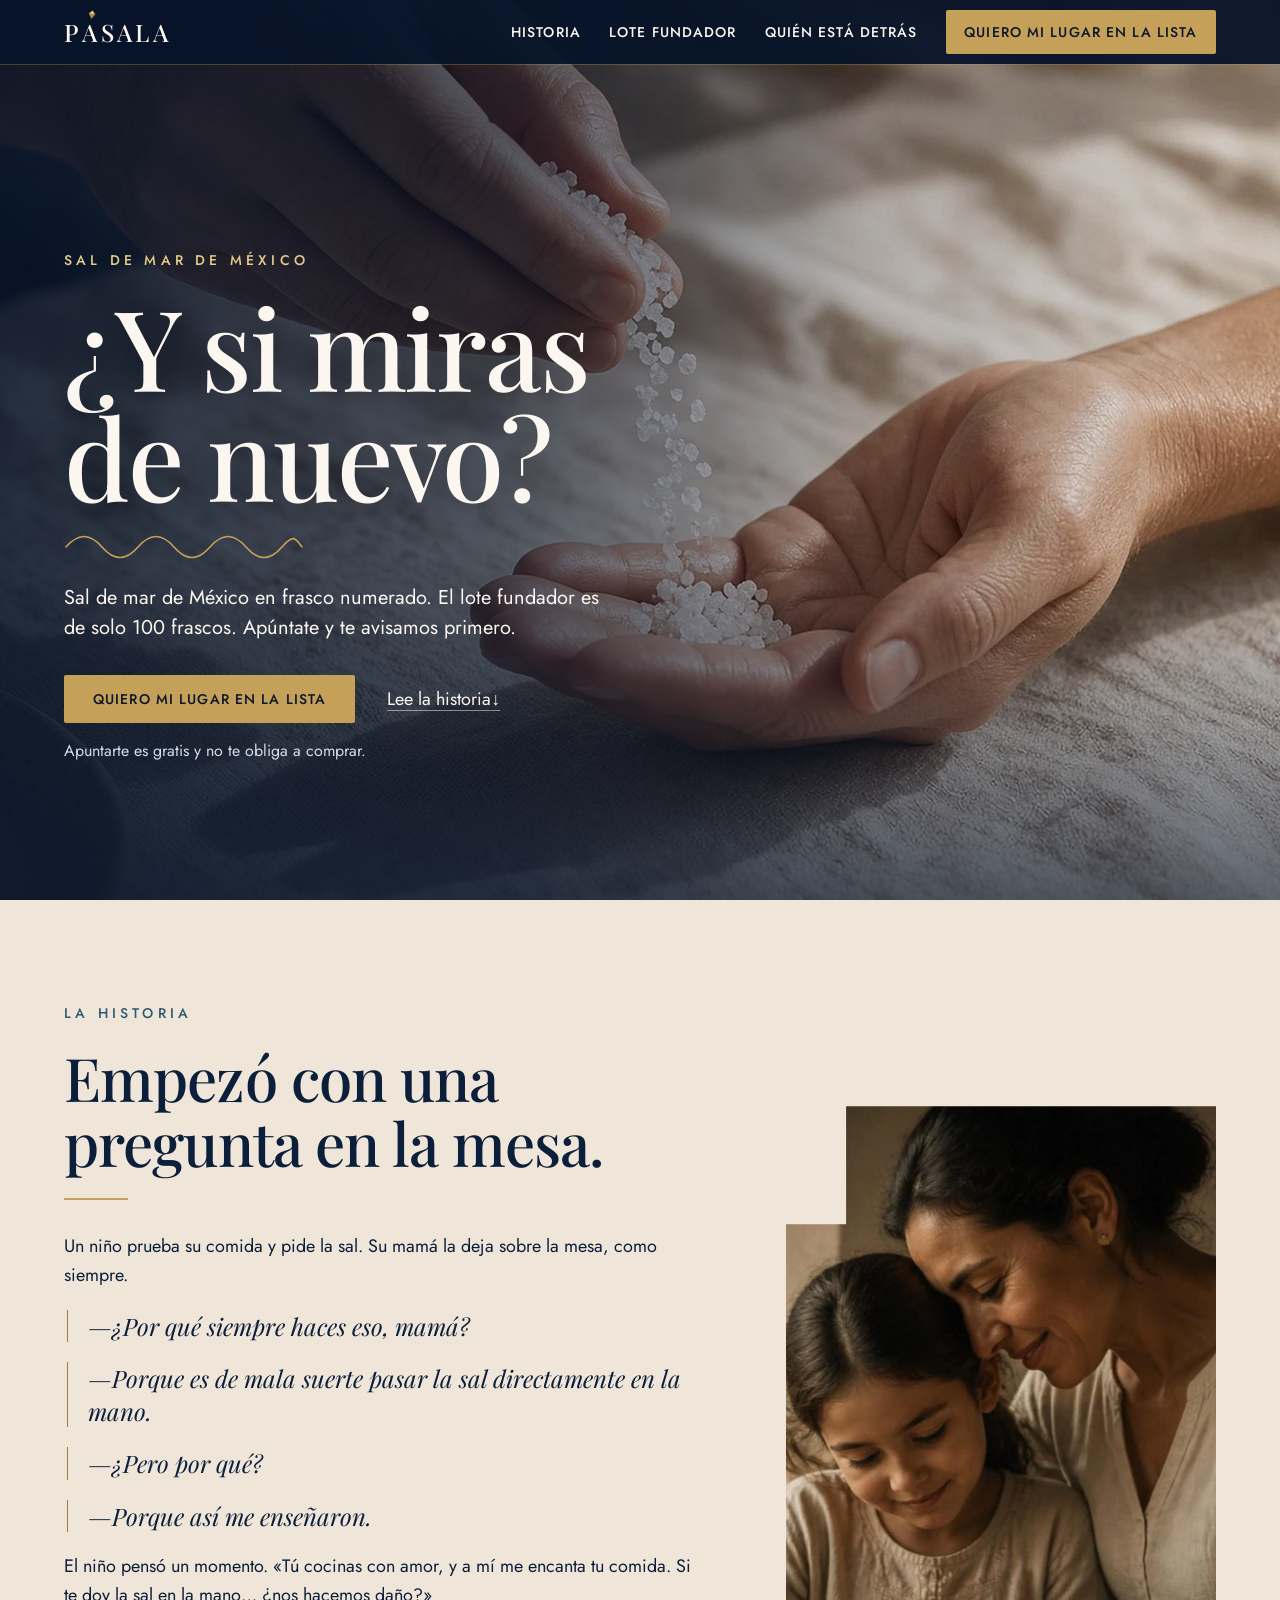
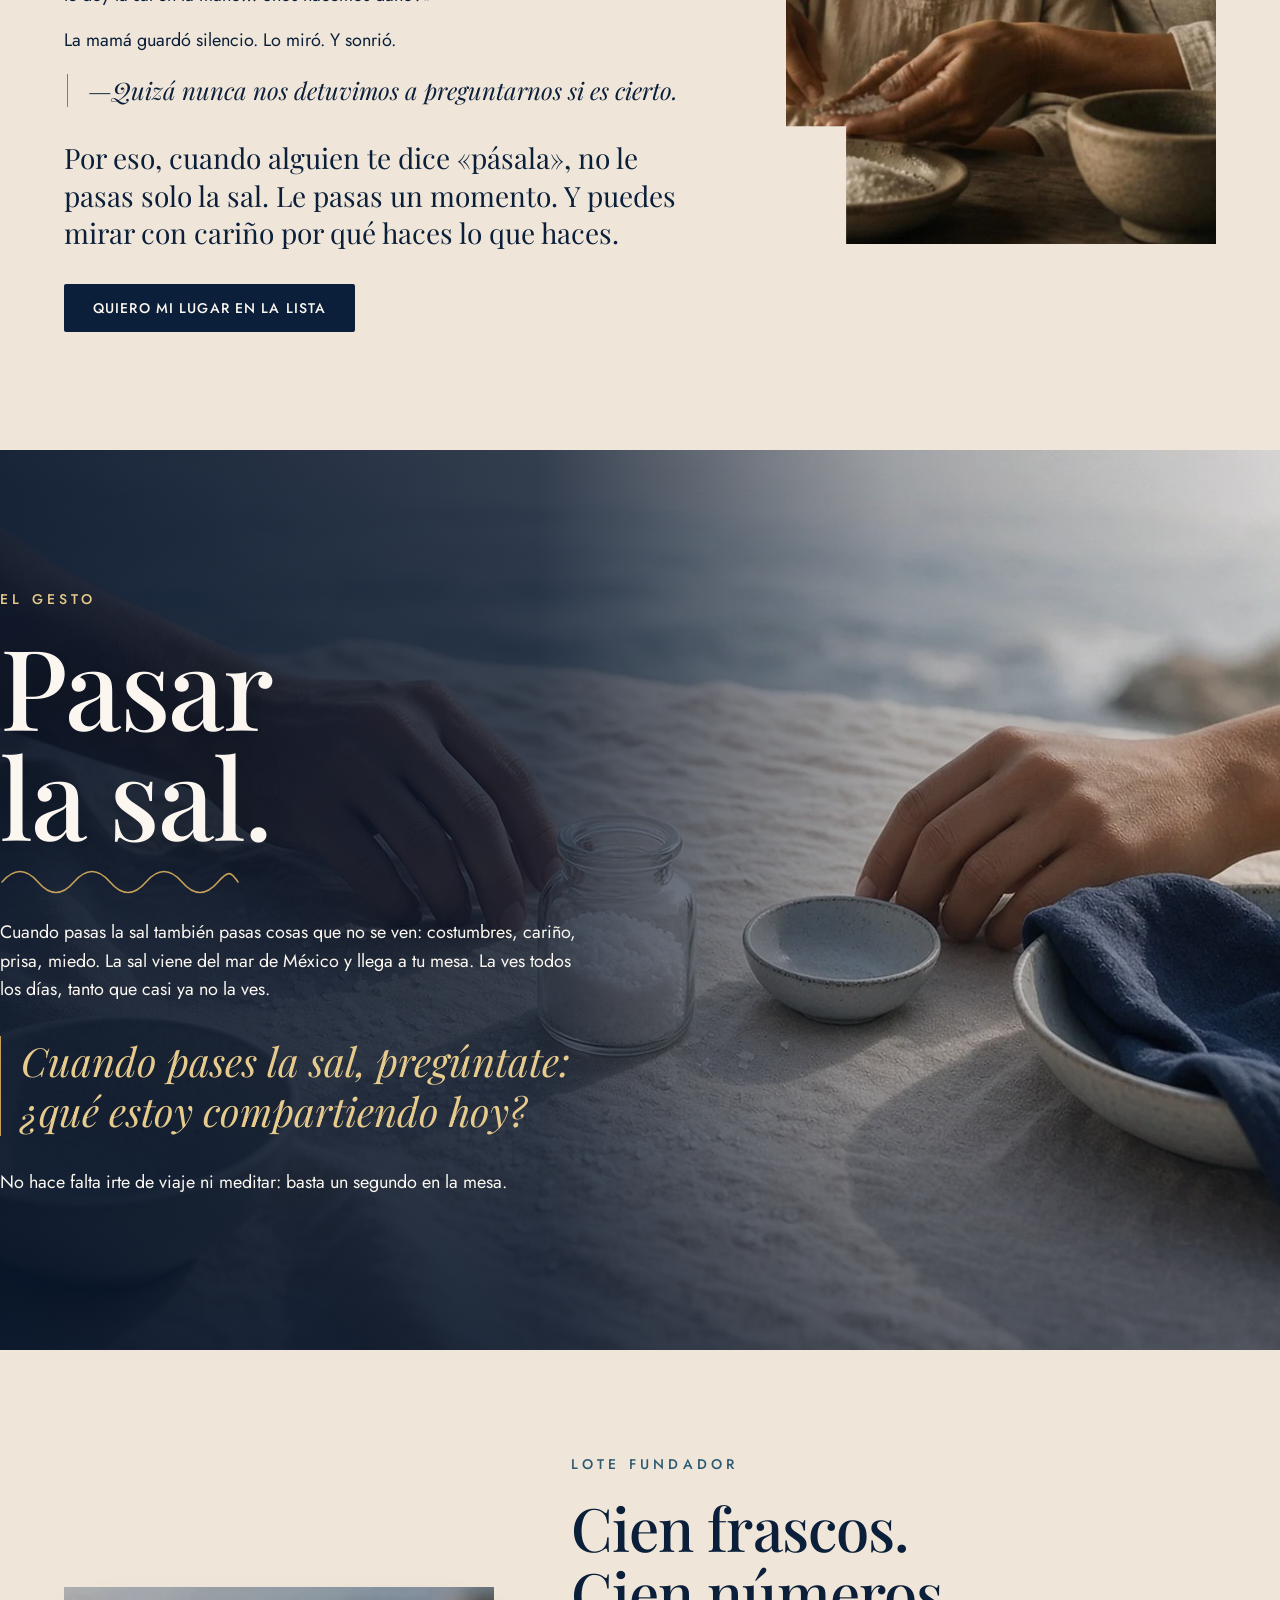
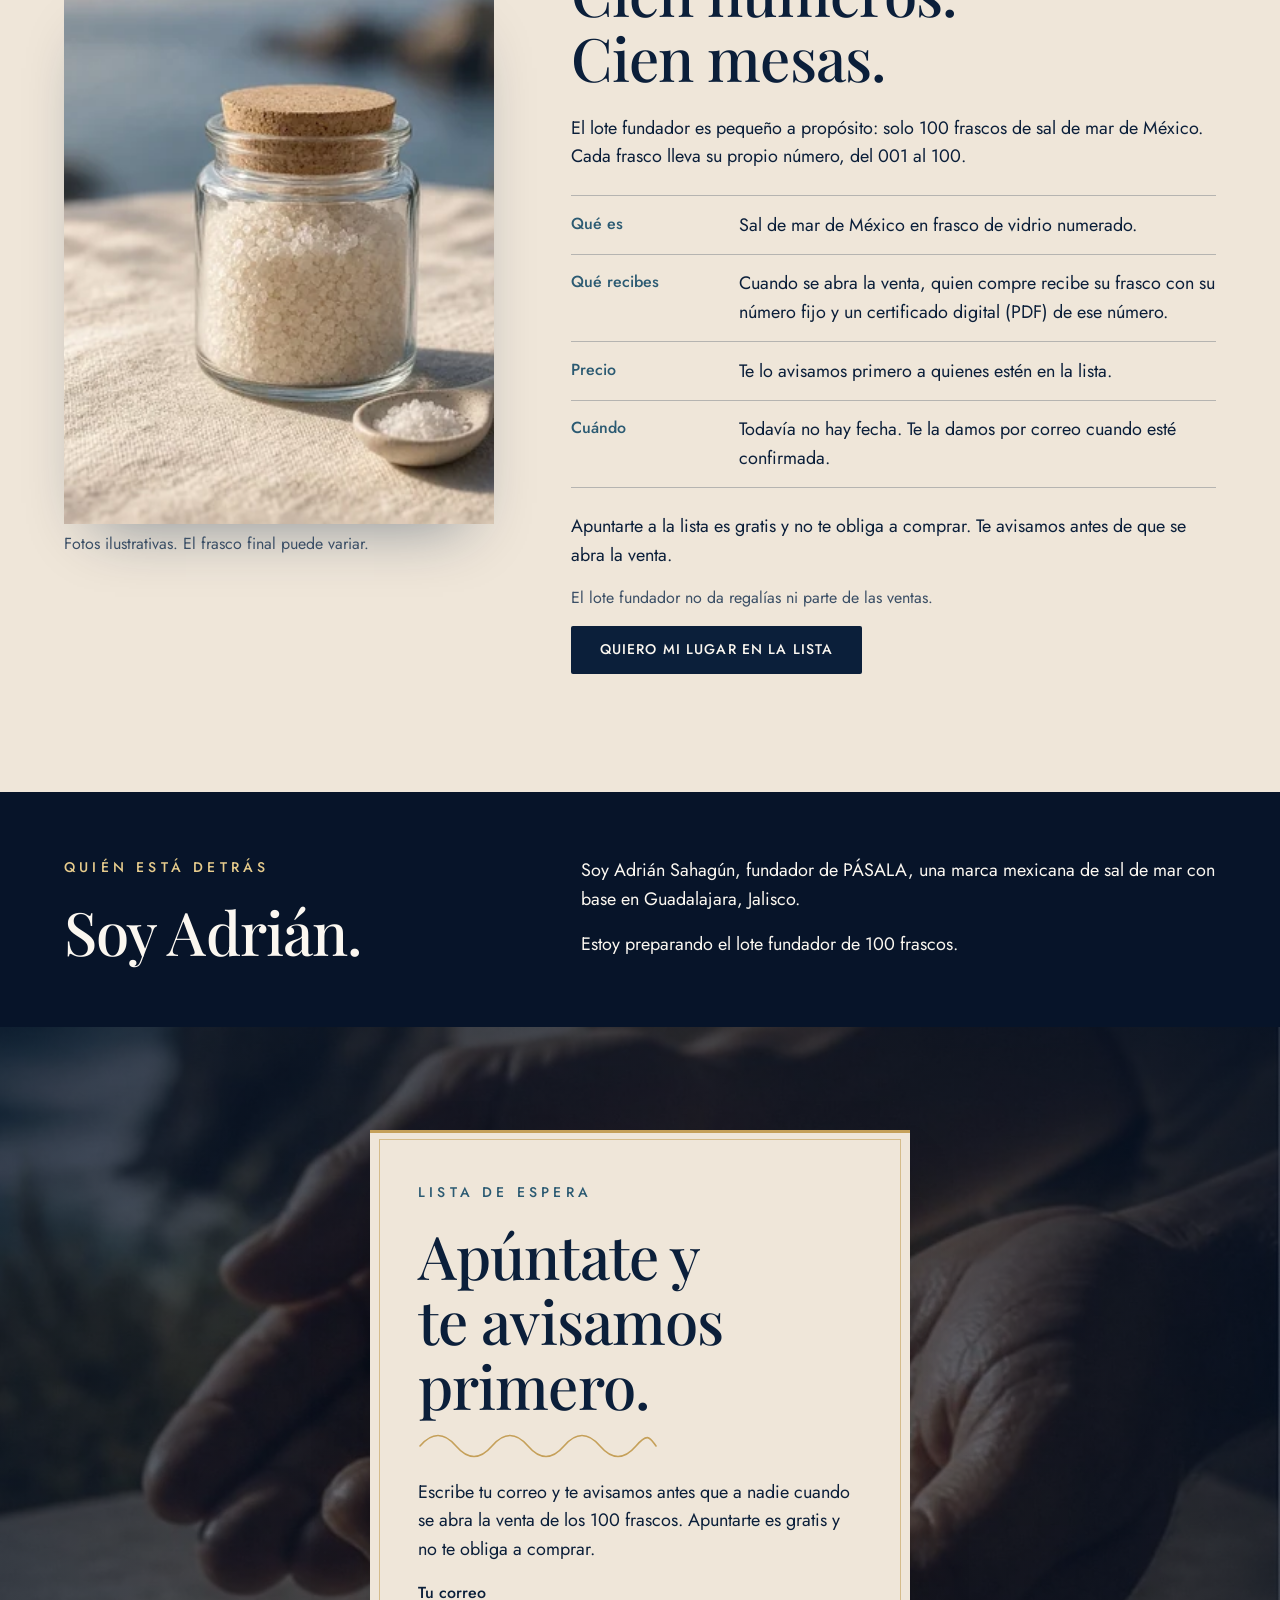
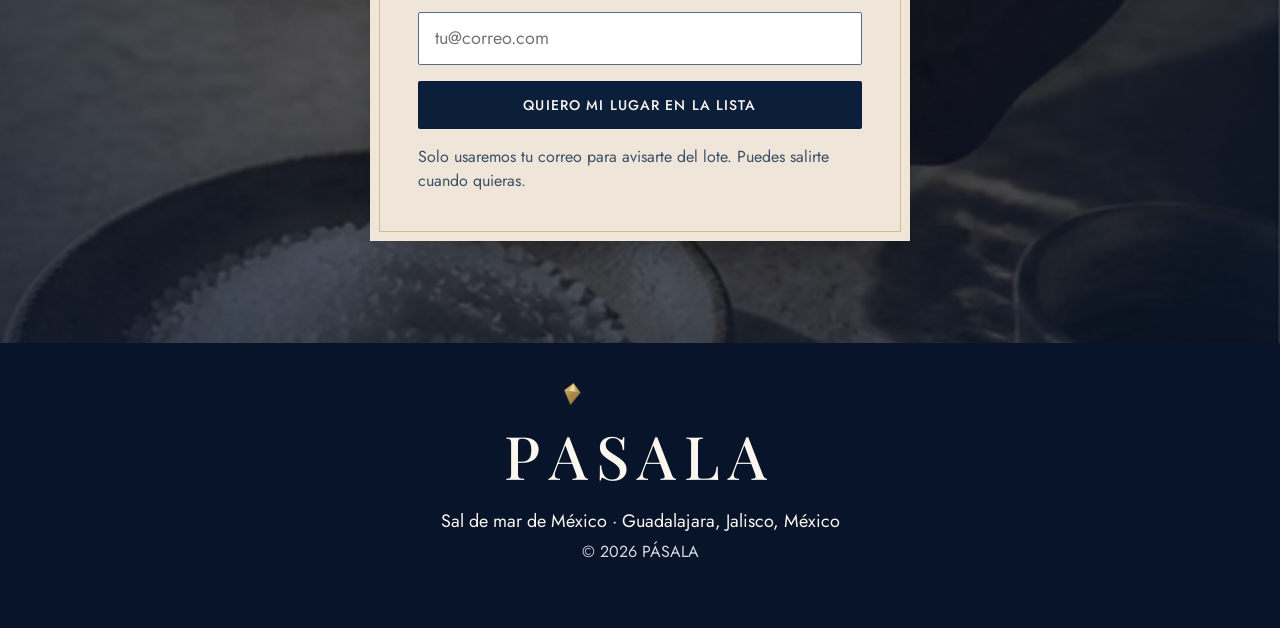
<file: index.html>
<!DOCTYPE html>
<html lang="es-MX" class="no-js">
<head>
<meta charset="UTF-8" />
<meta name="viewport" content="width=device-width, initial-scale=1, viewport-fit=cover" />
<script>document.documentElement.className=document.documentElement.className.replace('no-js','js');</script>
<title>PÁSALA · Sal de mar de México en frasco numerado</title>
<meta name="description" content="PÁSALA: sal de mar de México en frasco numerado. Lote fundador de solo 100 frascos. Apúntate a la lista y te avisamos primero." />
<meta name="robots" content="index, follow" />
<meta name="theme-color" content="#0B1F3A" />
<link rel="canonical" href="https://adriansahagunm.github.io/pasala-landing/" />

<meta property="og:type" content="website" />
<meta property="og:locale" content="es_MX" />
<meta property="og:site_name" content="PÁSALA" />
<meta property="og:url" content="https://adriansahagunm.github.io/pasala-landing/" />
<meta property="og:title" content="PÁSALA · ¿Y si miras de nuevo?" />
<meta property="og:description" content="Sal de mar de México en frasco numerado. Lote fundador de solo 100 frascos. Apúntate y te avisamos primero." />
<meta property="og:image" content="https://adriansahagunm.github.io/pasala-landing/img/og.jpg" />
<meta property="og:image:width" content="1200" />
<meta property="og:image:height" content="630" />
<meta property="og:image:alt" content="Una mano deja caer granos de sal de mar sobre otra mano abierta, sobre lino claro" />
<meta name="twitter:card" content="summary_large_image" />
<meta name="twitter:title" content="PÁSALA · ¿Y si miras de nuevo?" />
<meta name="twitter:description" content="Sal de mar de México en frasco numerado. Lote fundador de solo 100 frascos. Apúntate y te avisamos primero." />
<meta name="twitter:image" content="https://adriansahagunm.github.io/pasala-landing/img/og.jpg" />

<link rel="icon" href="favicon.svg" type="image/svg+xml" />
<link rel="icon" href="favicon-32.png" sizes="32x32" type="image/png" />
<link rel="apple-touch-icon" href="apple-touch-icon.png" />
<link rel="preload" href="fonts/playfair.woff2" as="font" type="font/woff2" crossorigin />
<link rel="preload" href="fonts/jost.woff2" as="font" type="font/woff2" crossorigin />
<link rel="stylesheet" href="styles.css" />
<script type="application/ld+json">
{"@context":"https://schema.org","@type":"Organization","name":"PÁSALA","url":"https://adriansahagunm.github.io/pasala-landing/","logo":"https://adriansahagunm.github.io/pasala-landing/apple-touch-icon.png","description":"Marca mexicana de sal de mar con base en Guadalajara, Jalisco.","founder":{"@type":"Person","name":"Adrián Sahagún"},"address":{"@type":"PostalAddress","addressLocality":"Guadalajara","addressRegion":"Jalisco","addressCountry":"MX"}}
</script>
</head>
<body>

<a class="skip" href="#contenido">Ir al contenido</a>

<header class="nav" id="nav">
  <a class="brand" href="#inicio" aria-label="PÁSALA, inicio">
    <span class="brand__word" aria-hidden="true">P<span class="brand__a">A<svg class="brand__gem" viewBox="0 0 20 22" aria-hidden="true"><use href="#gem"/></svg></span>SALA</span>
  </a>
  <nav class="nav__links" id="navlinks" aria-label="Principal">
    <a href="#historia">Historia</a>
    <a href="#lote">Lote fundador</a>
    <a href="#quien">Quién está detrás</a>
    <a class="btn btn--gold btn--sm nav__cta" href="#lista">Quiero mi lugar en la lista</a>
  </nav>
  <button class="nav__toggle" id="navtoggle" type="button" aria-label="Abrir menú" aria-expanded="false" aria-controls="navlinks"><span></span><span></span></button>
</header>

<svg width="0" height="0" style="position:absolute" aria-hidden="true" focusable="false">
  <defs>
    <linearGradient id="goldg" x1="0" y1="0" x2="1" y2="1">
      <stop offset="0" stop-color="#E6CB8C"/><stop offset=".5" stop-color="#C5A059"/><stop offset="1" stop-color="#9C7A38"/>
    </linearGradient>
    <symbol id="wave" viewBox="0 0 240 24">
      <path d="M2 12 C 14 -2, 26 -2, 38 12 S 62 26, 74 12 S 98 -2, 110 12 S 134 26, 146 12 S 170 -2, 182 12 S 206 26, 218 12 S 232 4, 238 12" fill="none" stroke="currentColor" stroke-width="1.6" stroke-linecap="round"/>
    </symbol>
    <symbol id="gem" viewBox="0 0 20 22">
      <path d="M10 1l7.5 7.5L10 21 2.5 8.5z" fill="url(#goldg)"/>
      <path d="M10 1l3 7.5H7z" fill="#F3E3B5" opacity=".75"/>
      <path d="M2.5 8.5H17.5L10 21z" fill="#000" opacity=".12"/>
      <path d="M10 1l7.5 7.5L10 21 2.5 8.5z" fill="none" stroke="#8A6A2C" stroke-width=".5"/>
    </symbol>
  </defs>
</svg>

<main id="contenido">

<!-- 1 · HERO -->
<section class="hero dark" id="inicio" aria-labelledby="h-hero">
  <picture class="hero__pic">
    <source type="image/webp" srcset="img/hero-hands-640.webp 640w, img/hero-hands-1080.webp 1080w, img/hero-hands-1600.webp 1600w, img/hero-hands-2560.webp 2560w" sizes="100vw" />
    <img src="img/hero-hands-1600.jpg" srcset="img/hero-hands-640.jpg 640w, img/hero-hands-1080.jpg 1080w, img/hero-hands-1600.jpg 1600w, img/hero-hands-2560.jpg 2560w" sizes="100vw" width="2560" height="1440" alt="Una mano deja caer granos de sal de mar gruesa sobre otra mano abierta, sobre lino claro" fetchpriority="high" decoding="async" />
  </picture>
  <div class="hero__veil"></div>
  <div class="hero__inner wrap">
    <p class="eyebrow">Sal de mar de México</p>
    <h1 id="h-hero">¿Y si miras<br />de nuevo?</h1>
    <svg class="wave wave--hero" aria-hidden="true"><use href="#wave"/></svg>
    <p class="lead hero__lead">Sal de mar de México en frasco numerado. El lote fundador es de solo 100 frascos. Apúntate y te avisamos primero.</p>
    <div class="hero__cta">
      <a class="btn btn--gold" href="#lista">Quiero mi lugar en la lista</a>
      <a class="link-soft" href="#historia">Lee la historia <span aria-hidden="true">↓</span></a>
    </div>
    <p class="note hero__note">Apuntarte es gratis y no te obliga a comprar.</p>
  </div>
</section>

<!-- 2 · HISTORIA -->
<section class="story paper sec" id="historia" aria-labelledby="h-historia">
  <div class="story__grid wrap">
    <div class="story__text">
      <p class="eyebrow eyebrow--dark reveal">La historia</p>
      <h2 id="h-historia" class="reveal">Empezó con una pregunta en la mesa.</h2>
      <span class="rule reveal" aria-hidden="true"></span>
      <div class="dialogue">
        <p class="reveal">Un niño prueba su comida y pide la sal. Su mamá la deja sobre la mesa, como siempre.</p>
        <p class="line reveal">—¿Por qué siempre haces eso, mamá?</p>
        <p class="line reveal">—Porque es de mala suerte pasar la sal directamente en la mano.</p>
        <p class="line reveal">—¿Pero por qué?</p>
        <p class="line reveal">—Porque así me enseñaron.</p>
        <p class="reveal">El niño pensó un momento. «Tú cocinas con amor, y a mí me encanta tu comida. Si te doy la sal en la mano… ¿nos hacemos daño?»</p>
        <p class="reveal">La mamá guardó silencio. Lo miró. Y sonrió.</p>
        <p class="line reveal">—Quizá nunca nos detuvimos a preguntarnos si es cierto.</p>
      </div>
      <p class="story__close reveal">Por eso, cuando alguien te dice «pásala», no le pasas solo la sal. Le pasas un momento. Y puedes mirar con cariño por qué haces lo que haces.</p>
      <p class="reveal"><a class="btn btn--navy" href="#lista">Quiero mi lugar en la lista</a></p>
    </div>
    <figure class="story__photo reveal">
      <picture>
        <source type="image/webp" srcset="img/historia-480.webp 480w, img/historia-800.webp 800w, img/historia-1027.webp 1027w" sizes="(min-width:900px) 40vw, 90vw" />
        <img src="img/historia-800.jpg" srcset="img/historia-480.jpg 480w, img/historia-800.jpg 800w, img/historia-1027.jpg 1027w" sizes="(min-width:900px) 40vw, 90vw" width="1027" height="1620" alt="Una mamá sonríe con la mejilla apoyada en la cabeza de su hija, que toca con los dedos granos de sal gruesa en un plato de cerámica sobre una mesa de madera" loading="lazy" decoding="async" />
      </picture>
    </figure>
  </div>
</section>

<!-- 3 · EL GESTO -->
<section class="gesture dark" id="gesto" aria-labelledby="h-gesto">
  <picture class="gesture__pic">
      <source type="image/webp" srcset="img/mesa-640.webp 640w, img/mesa-1080.webp 1080w, img/mesa-1600.webp 1600w, img/mesa-2560.webp 2560w" sizes="100vw" />
      <img src="img/mesa-1080.jpg" srcset="img/mesa-640.jpg 640w, img/mesa-1080.jpg 1080w, img/mesa-1600.jpg 1600w, img/mesa-2560.jpg 2560w" sizes="100vw" width="2560" height="1440" alt="Dos personas acercan las manos a un frasco de vidrio con sal gruesa sobre una mesa con mantel de lino, frente al mar" loading="lazy" decoding="async" />
    </picture>
  <div class="gesture__veil"></div>
  <div class="gesture__text wrap sec">
    <p class="eyebrow reveal">El gesto</p>
    <h2 id="h-gesto" class="reveal">Pasar<br />la sal.</h2>
    <svg class="wave reveal" aria-hidden="true"><use href="#wave"/></svg>
    <p class="reveal">Cuando pasas la sal también pasas cosas que no se ven: costumbres, cariño, prisa, miedo. La sal viene del mar de México y llega a tu mesa. La ves todos los días, tanto que casi ya no la ves.</p>
    <p class="gesture__q reveal">Cuando pases la sal, pregúntate: ¿qué estoy compartiendo hoy?</p>
    <p class="reveal">No hace falta irte de viaje ni meditar: basta un segundo en la mesa.</p>
  </div>
</section>

<!-- 4 · LOTE FUNDADOR -->
<section class="lot paper sec" id="lote" aria-labelledby="h-lote">
  <div class="lot__grid wrap">
    <figure class="lot__photo reveal">
      <picture>
        <source type="image/webp" srcset="img/jar-640.webp 640w, img/jar-1080.webp 1080w, img/jar-1600.webp 1600w" sizes="(min-width:900px) 45vw, 90vw" />
        <img src="img/jar-1080.jpg" srcset="img/jar-640.jpg 640w, img/jar-1080.jpg 1080w, img/jar-1600.jpg 1600w" sizes="(min-width:900px) 45vw, 90vw" width="2560" height="1440" alt="Frasco de vidrio con sal de mar gruesa y tapa de corcho, sobre un mantel de lino, junto a una cucharita" loading="lazy" decoding="async" />
      </picture>
      <figcaption class="note">Fotos ilustrativas. El frasco final puede variar.</figcaption>
    </figure>
    <div class="lot__text">
      <p class="eyebrow eyebrow--dark reveal">Lote fundador</p>
      <h2 id="h-lote" class="reveal"><span>Cien frascos.</span> <span>Cien números.</span> <span>Cien mesas.</span></h2>
      <p class="reveal">El lote fundador es pequeño a propósito: solo 100 frascos de sal de mar de México. Cada frasco lleva su propio número, del 001 al 100.</p>
      <dl class="facts reveal">
        <div><dt>Qué es</dt><dd>Sal de mar de México en frasco de vidrio numerado.</dd></div>
        <div><dt>Qué recibes</dt><dd>Cuando se abra la venta, quien compre recibe su frasco con su número fijo y un certificado digital (PDF) de ese número.</dd></div>
        <div><dt>Precio</dt><dd>Te lo avisamos primero a quienes estén en la lista.</dd></div>
        <div><dt>Cuándo</dt><dd>Todavía no hay fecha. Te la damos por correo cuando esté confirmada.</dd></div>
      </dl>
      <p class="reveal">Apuntarte a la lista es gratis y no te obliga a comprar. Te avisamos antes de que se abra la venta.</p>
      <p class="note reveal">El lote fundador no da regalías ni parte de las ventas.</p>
      <p class="reveal"><a class="btn btn--navy" href="#lista">Quiero mi lugar en la lista</a></p>
    </div>
  </div>
</section>

<!-- 5 · QUIÉN ESTÁ DETRÁS -->
<section class="who dark sec sec--sm" id="quien" aria-labelledby="h-quien">
  <div class="who__grid wrap">
    <div>
      <p class="eyebrow reveal">Quién está detrás</p>
      <h2 id="h-quien" class="reveal">Soy Adrián.</h2>
    </div>
    <div class="reveal">
      <p>Soy Adrián Sahagún, fundador de PÁSALA, una marca mexicana de sal de mar con base en Guadalajara, Jalisco.</p>
      <p>Estoy preparando el lote fundador de 100 frascos.</p>
    </div>
  </div>
</section>

<!-- 6 · LISTA DE ESPERA -->
<section class="waitlist dark sec" id="lista" aria-labelledby="h-lista">
  <picture class="waitlist__pic">
    <source type="image/webp" srcset="img/manos-480.webp 480w, img/manos-800.webp 800w, img/manos-1170.webp 1170w" sizes="100vw" />
    <img src="img/manos-800.jpg" srcset="img/manos-480.jpg 480w, img/manos-800.jpg 800w, img/manos-1170.jpg 1170w" sizes="100vw" width="1170" height="1620" alt="" loading="lazy" decoding="async" />
  </picture>
  <div class="waitlist__veil"></div>
  <div class="wrap waitlist__inner">
    <div class="formcard paper-card reveal">
      <p class="eyebrow eyebrow--dark">Lista de espera</p>
      <h2 id="h-lista">Apúntate y te avisamos primero.</h2>
      <svg class="wave wave--gold" aria-hidden="true"><use href="#wave"/></svg>
      <p>Escribe tu correo y te avisamos antes que a nadie cuando se abra la venta de los 100 frascos. Apuntarte es gratis y no te obliga a comprar.</p>

      <form id="waitlist" novalidate autocomplete="on">
        <div class="field">
          <label for="email">Tu correo</label>
          <input id="email" name="email" type="email" inputmode="email" autocomplete="email" placeholder="tu@correo.com" required aria-describedby="email-err consent" />
          <small class="err" id="email-err" role="alert" hidden></small>
        </div>
        <input class="hp" type="text" name="website" tabindex="-1" autocomplete="off" aria-hidden="true" />
        <button class="btn btn--navy btn--block" type="submit" id="submitbtn">Quiero mi lugar en la lista</button>
        <p class="note consent" id="consent">Solo usaremos tu correo para avisarte del lote. Puedes salirte cuando quieras.</p>
        <p class="form-error" id="form-error" role="alert" hidden></p>
        <noscript><p class="form-error">Para apuntarte necesitas activar JavaScript en tu navegador.</p></noscript>
      </form>

      <div class="thanks" id="thanks" hidden tabindex="-1" role="status">
        <svg class="gem-lg" viewBox="0 0 20 22" aria-hidden="true"><use href="#gem"/></svg>
        <p class="thanks__t">Listo. Te avisaremos por correo cuando se abra el lote.</p>
      </div>
    </div>
  </div>
</section>

</main>

<footer class="footer dark">
  <div class="wrap footer__inner">
    <span class="brand__word brand__word--lg" role="img" aria-label="PÁSALA">P<span class="brand__a">A<svg class="brand__gem" viewBox="0 0 20 22" aria-hidden="true"><use href="#gem"/></svg></span>SALA</span>
    <p>Sal de mar de México · Guadalajara, Jalisco, México</p>
    <p class="note">© 2026 PÁSALA</p>
  </div>
</footer>

<div class="sticky-cta" id="stickycta"><a class="btn btn--gold btn--block" href="#lista">Quiero mi lugar en la lista</a></div>

<script src="main.js"></script>
</body>
</html>
</file>
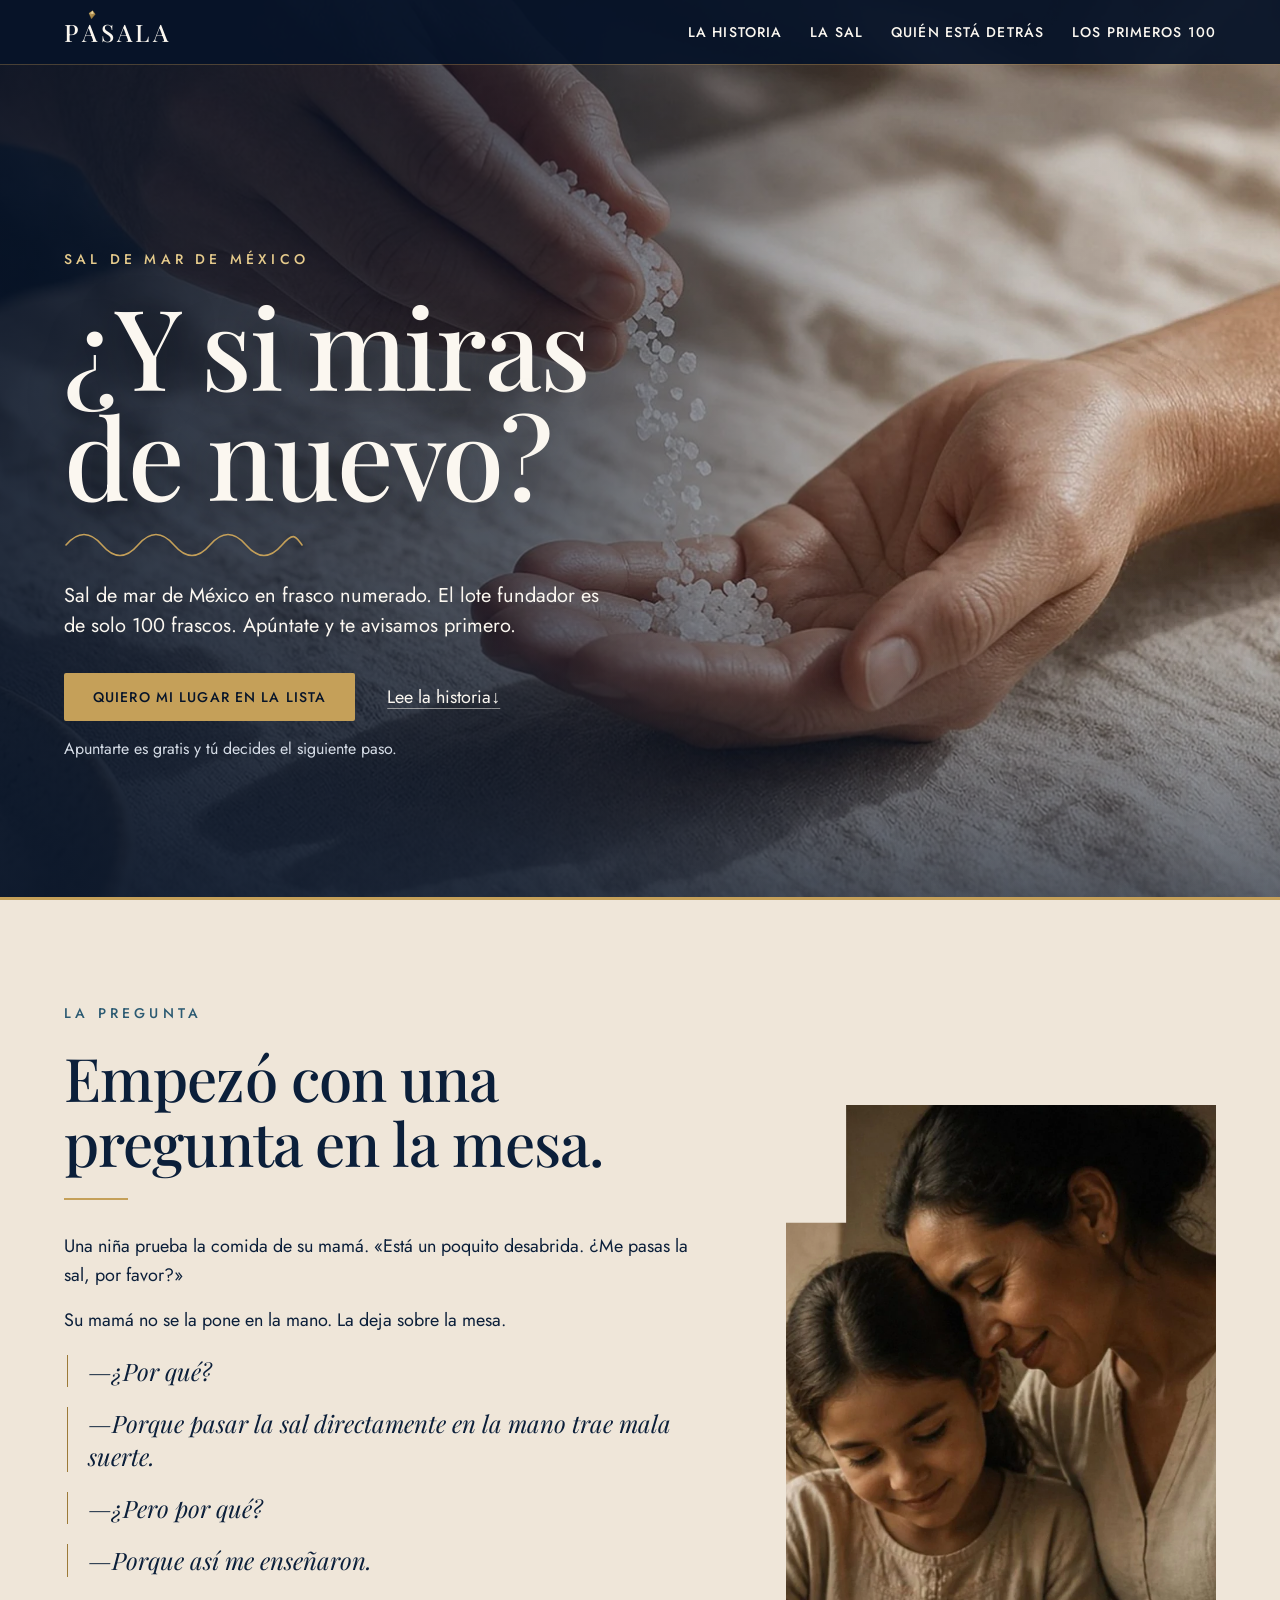
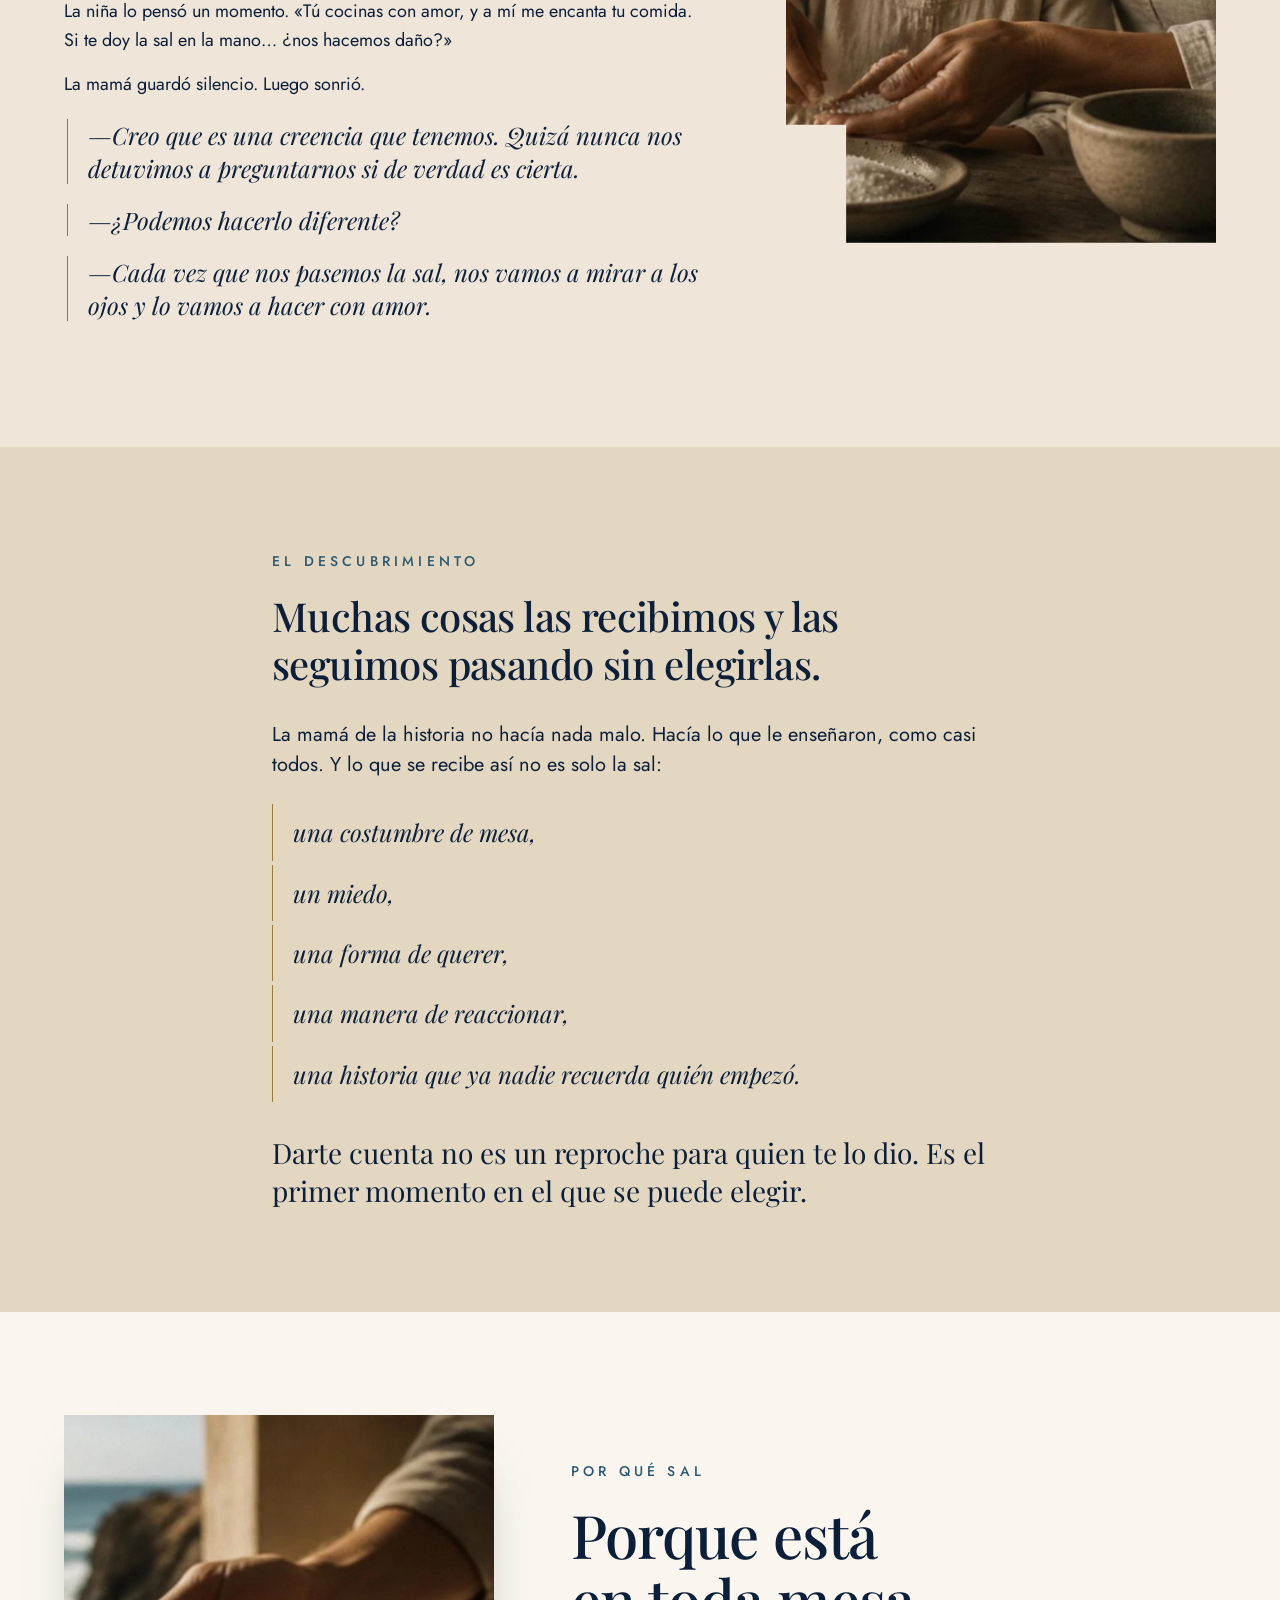
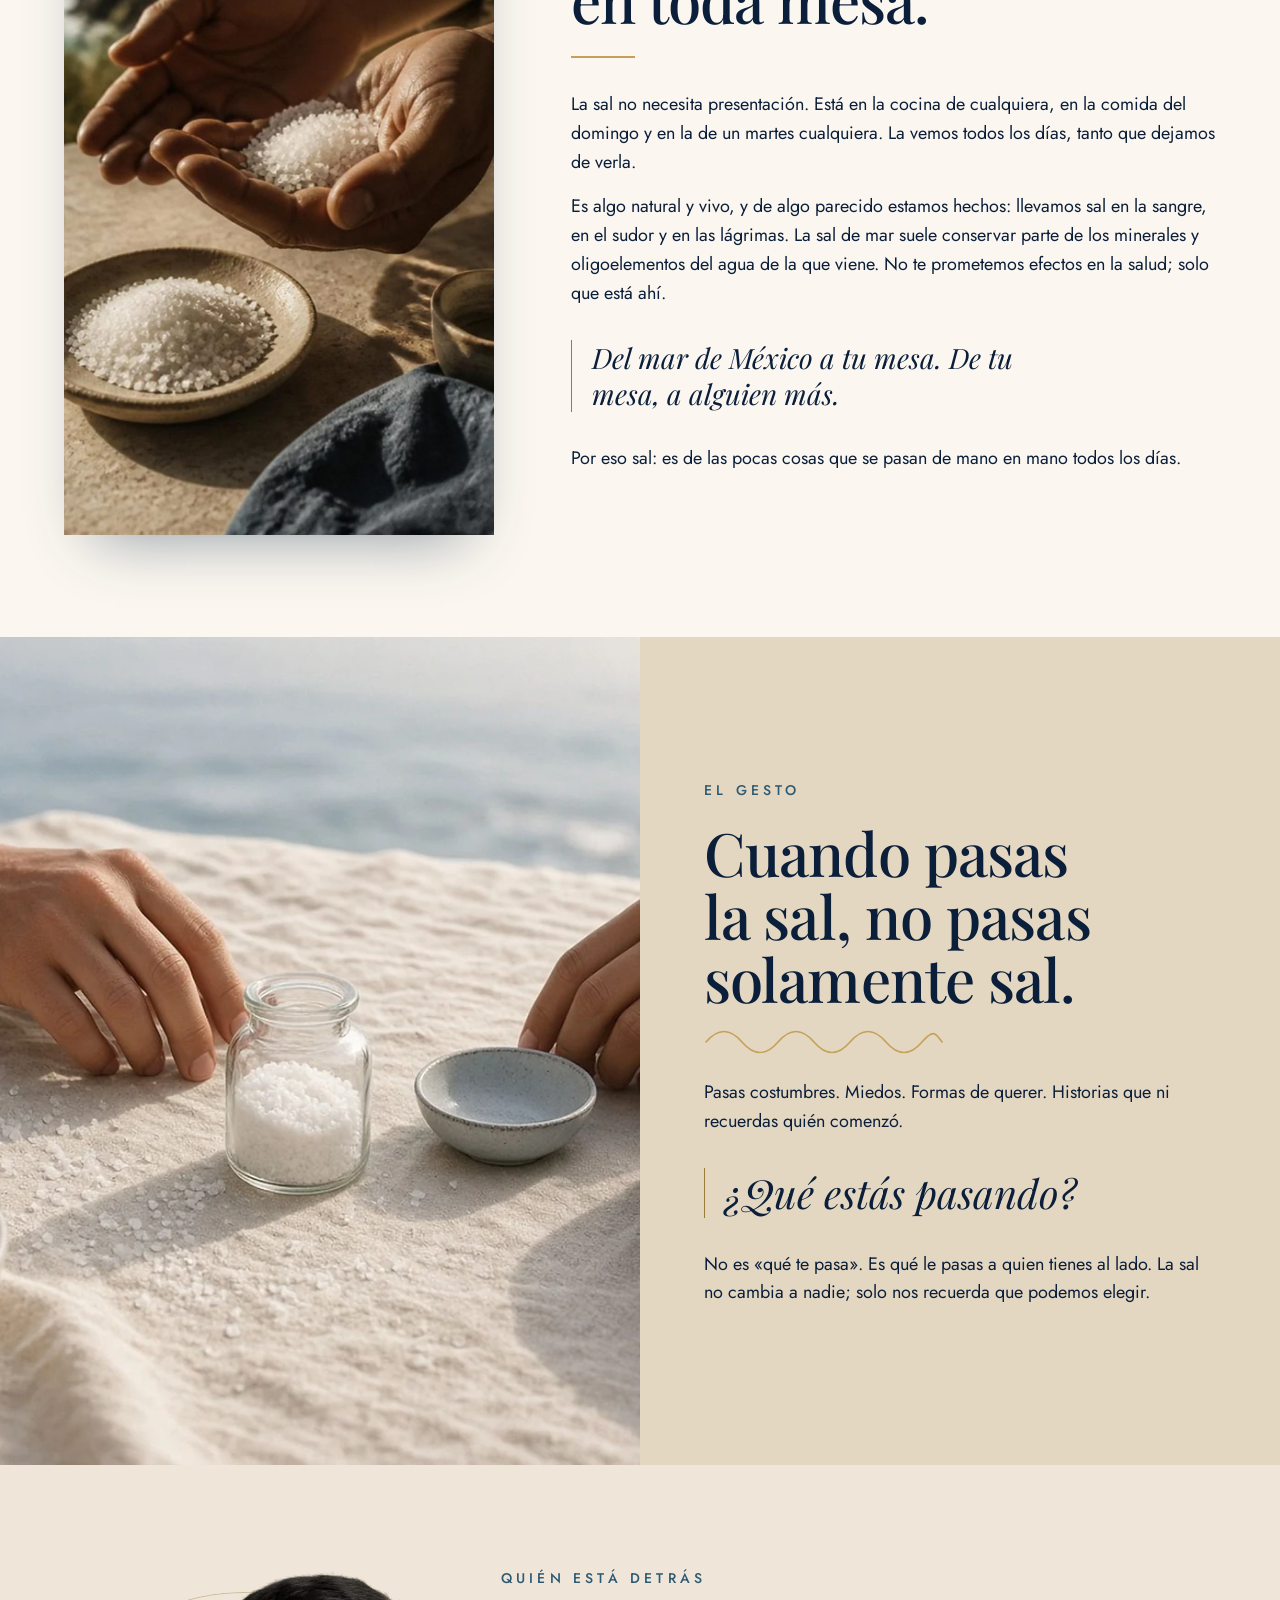
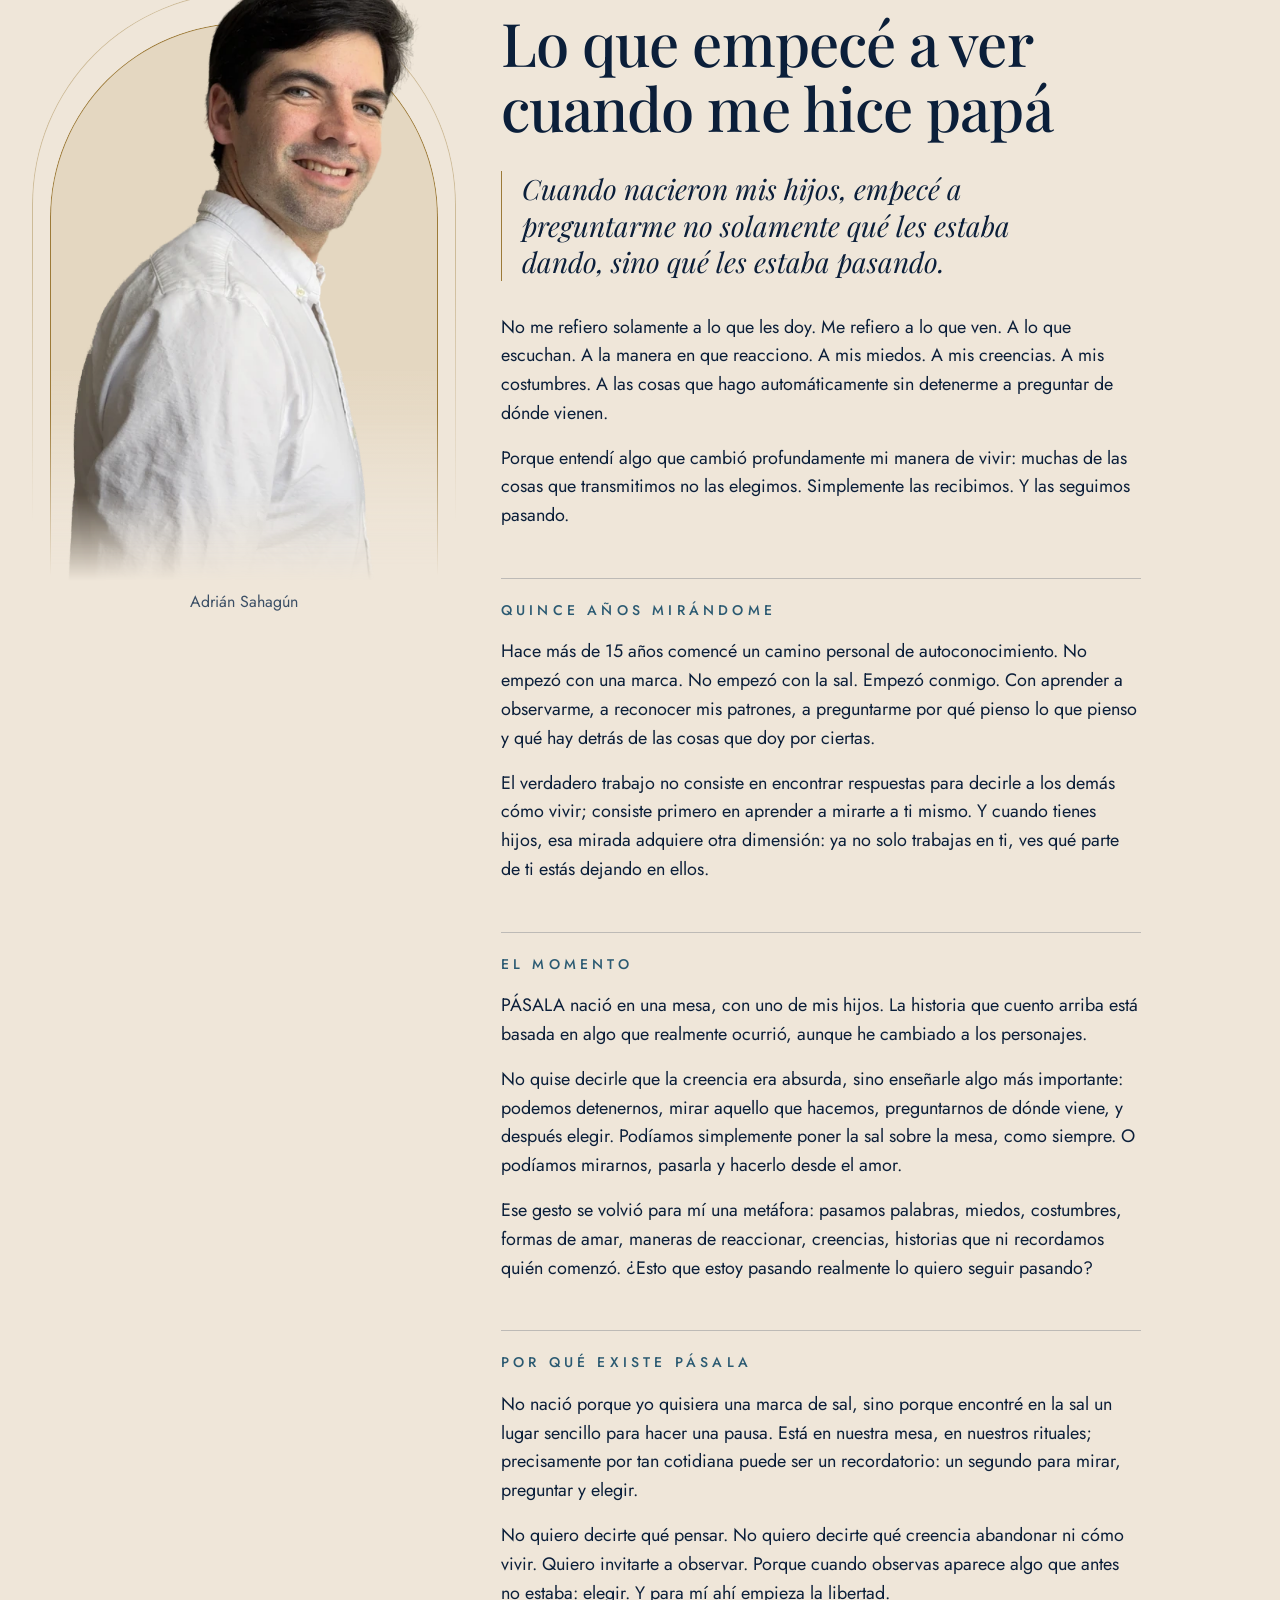
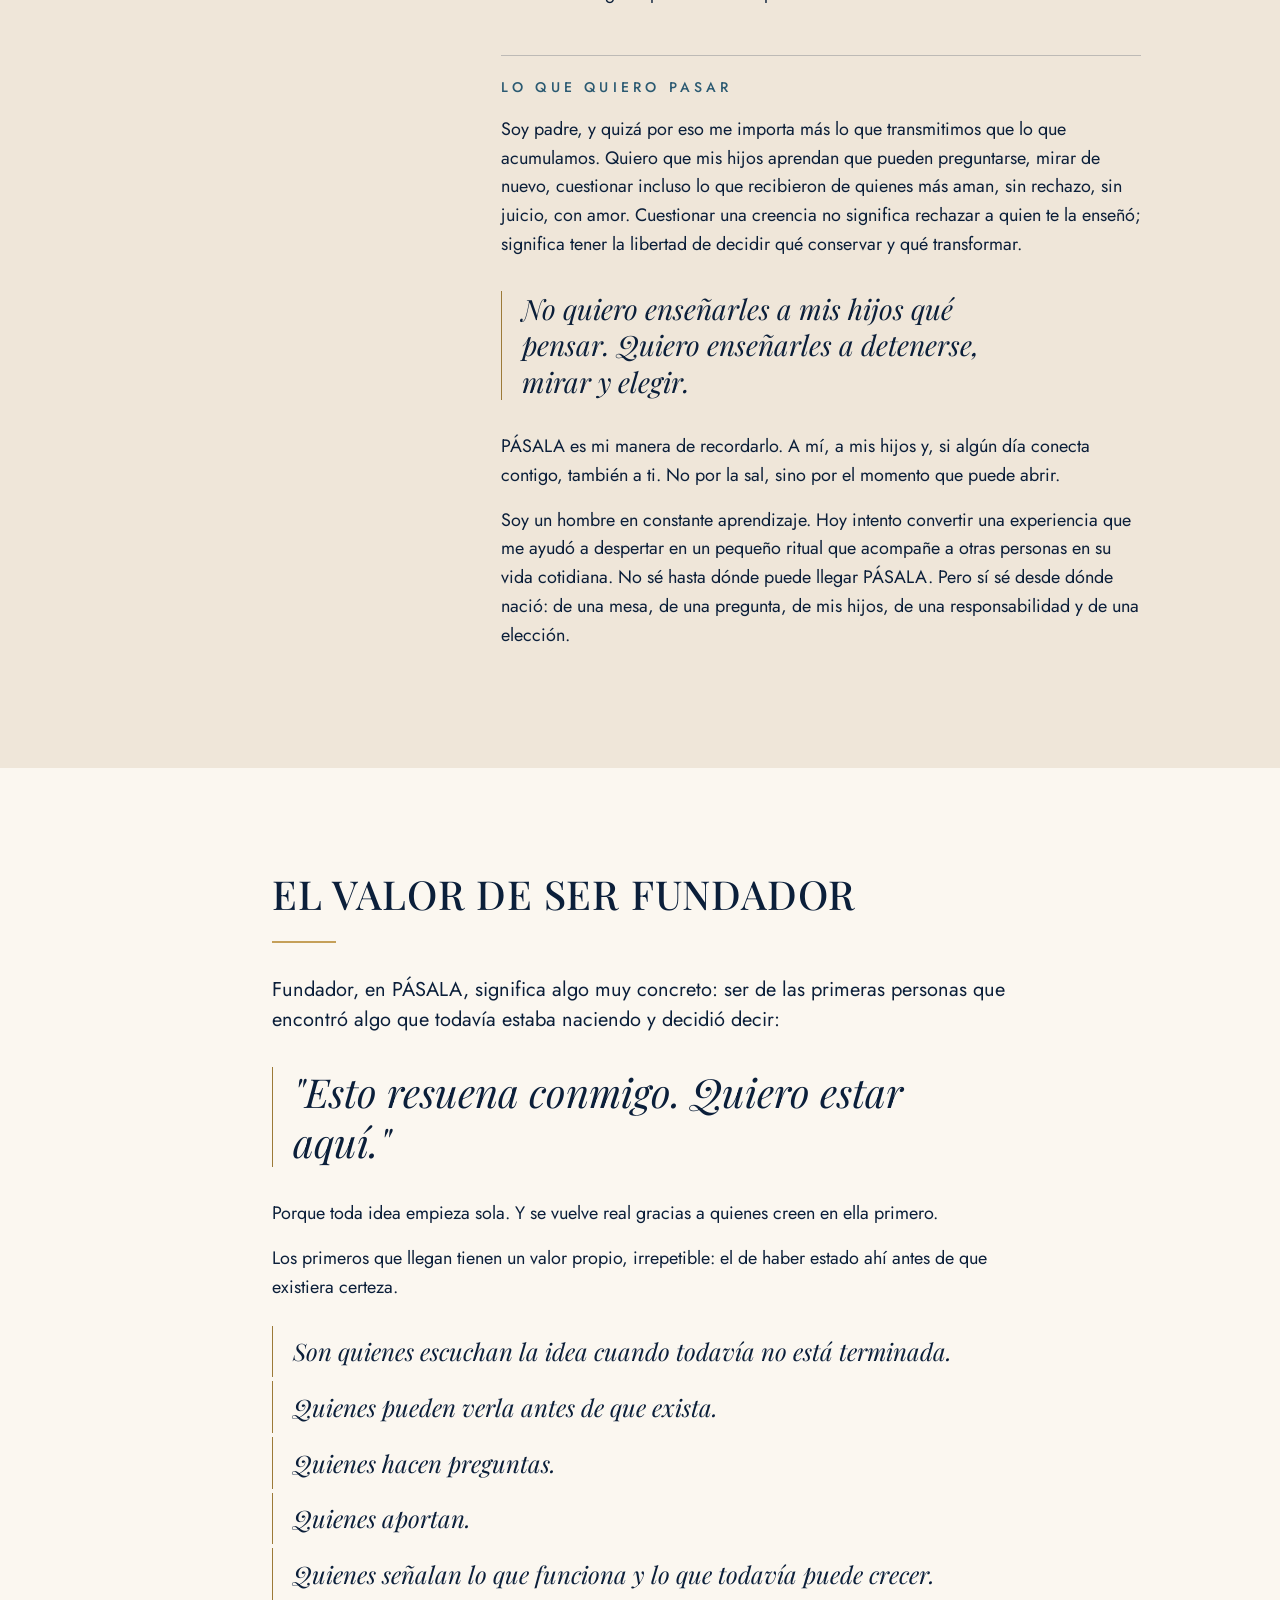
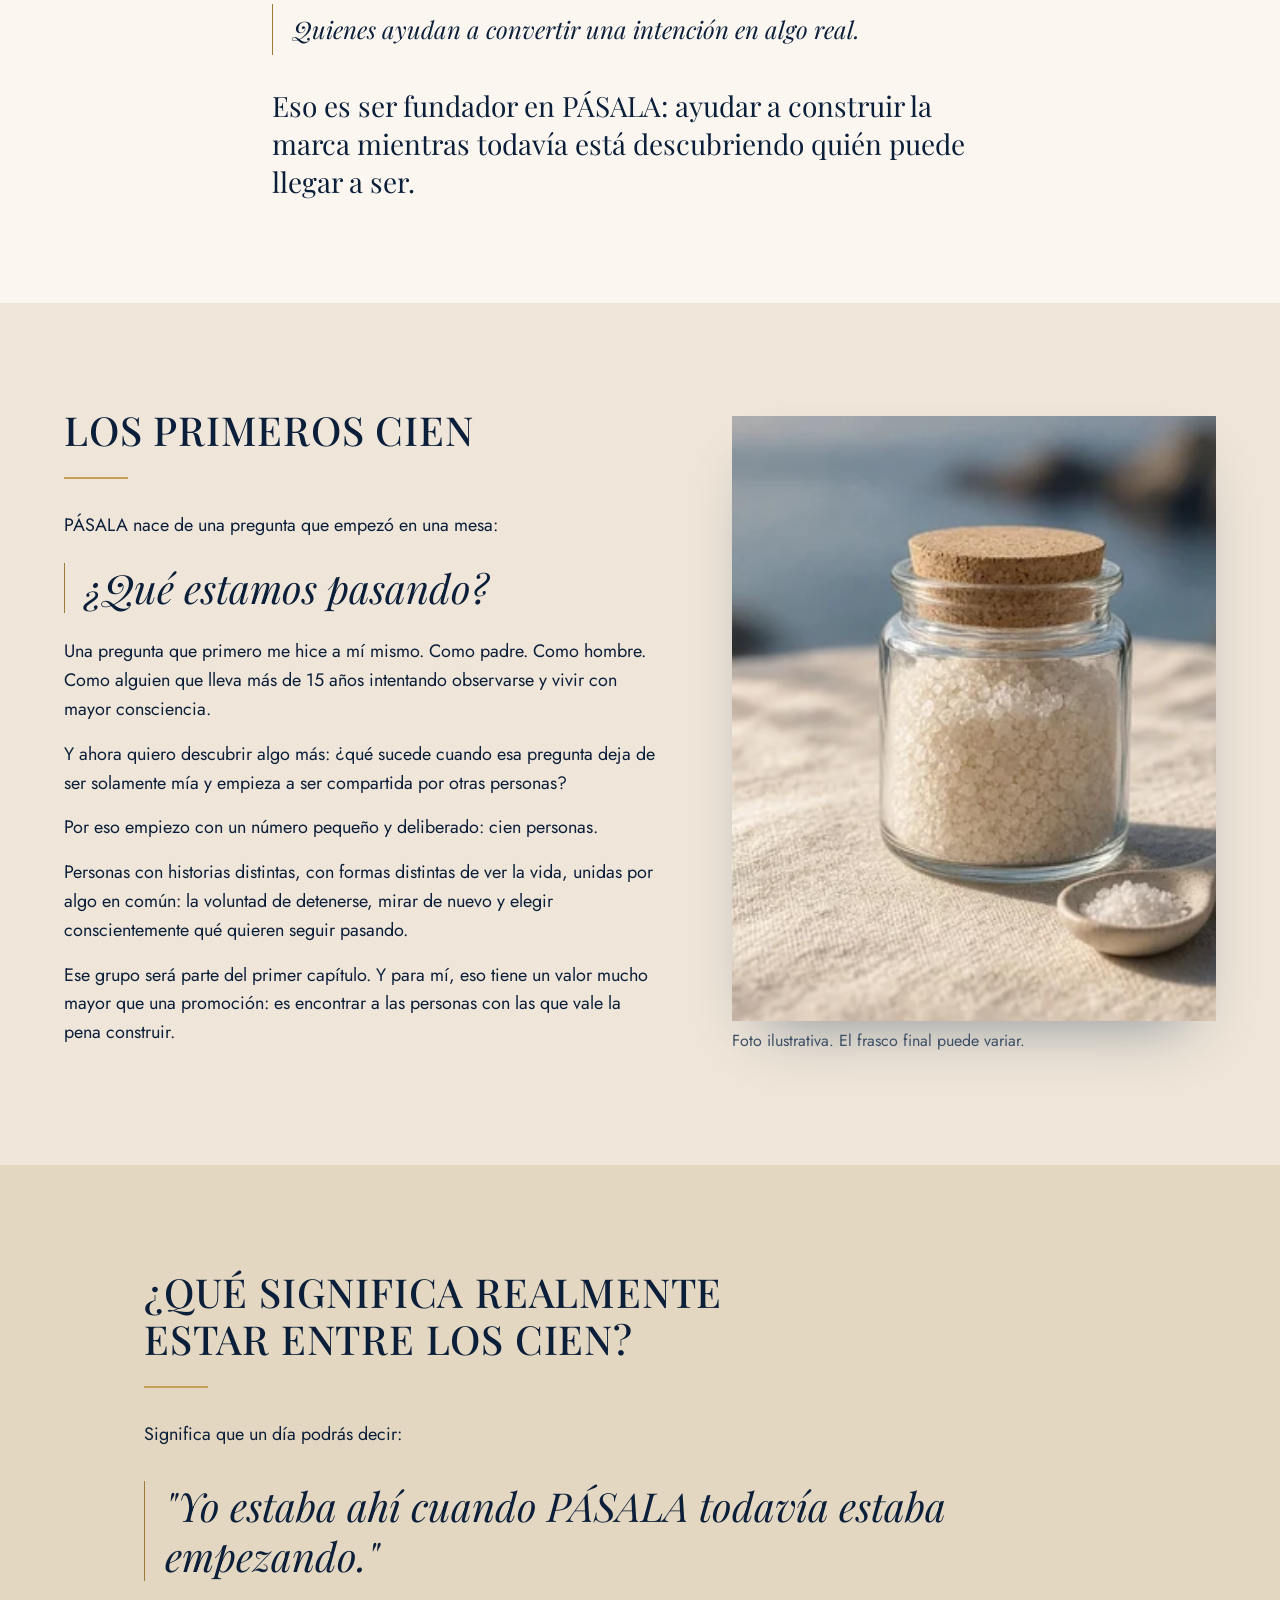
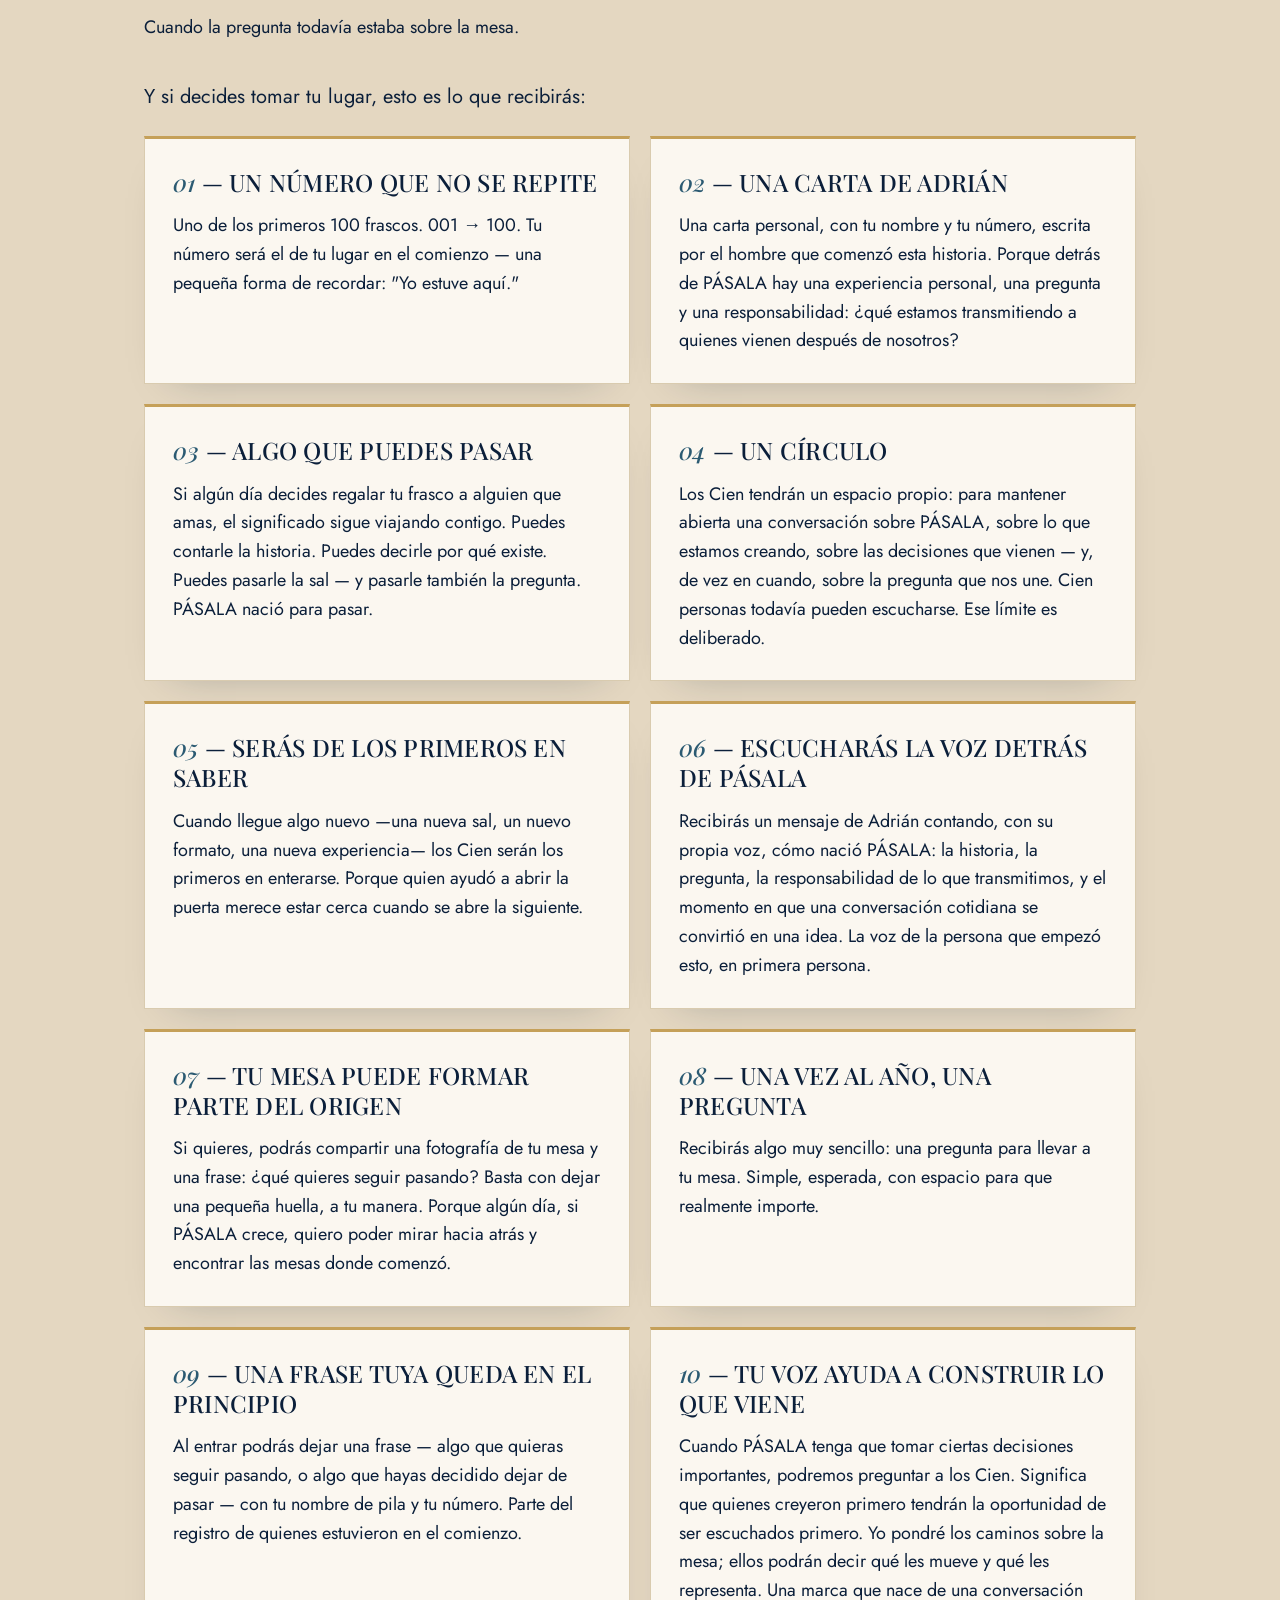
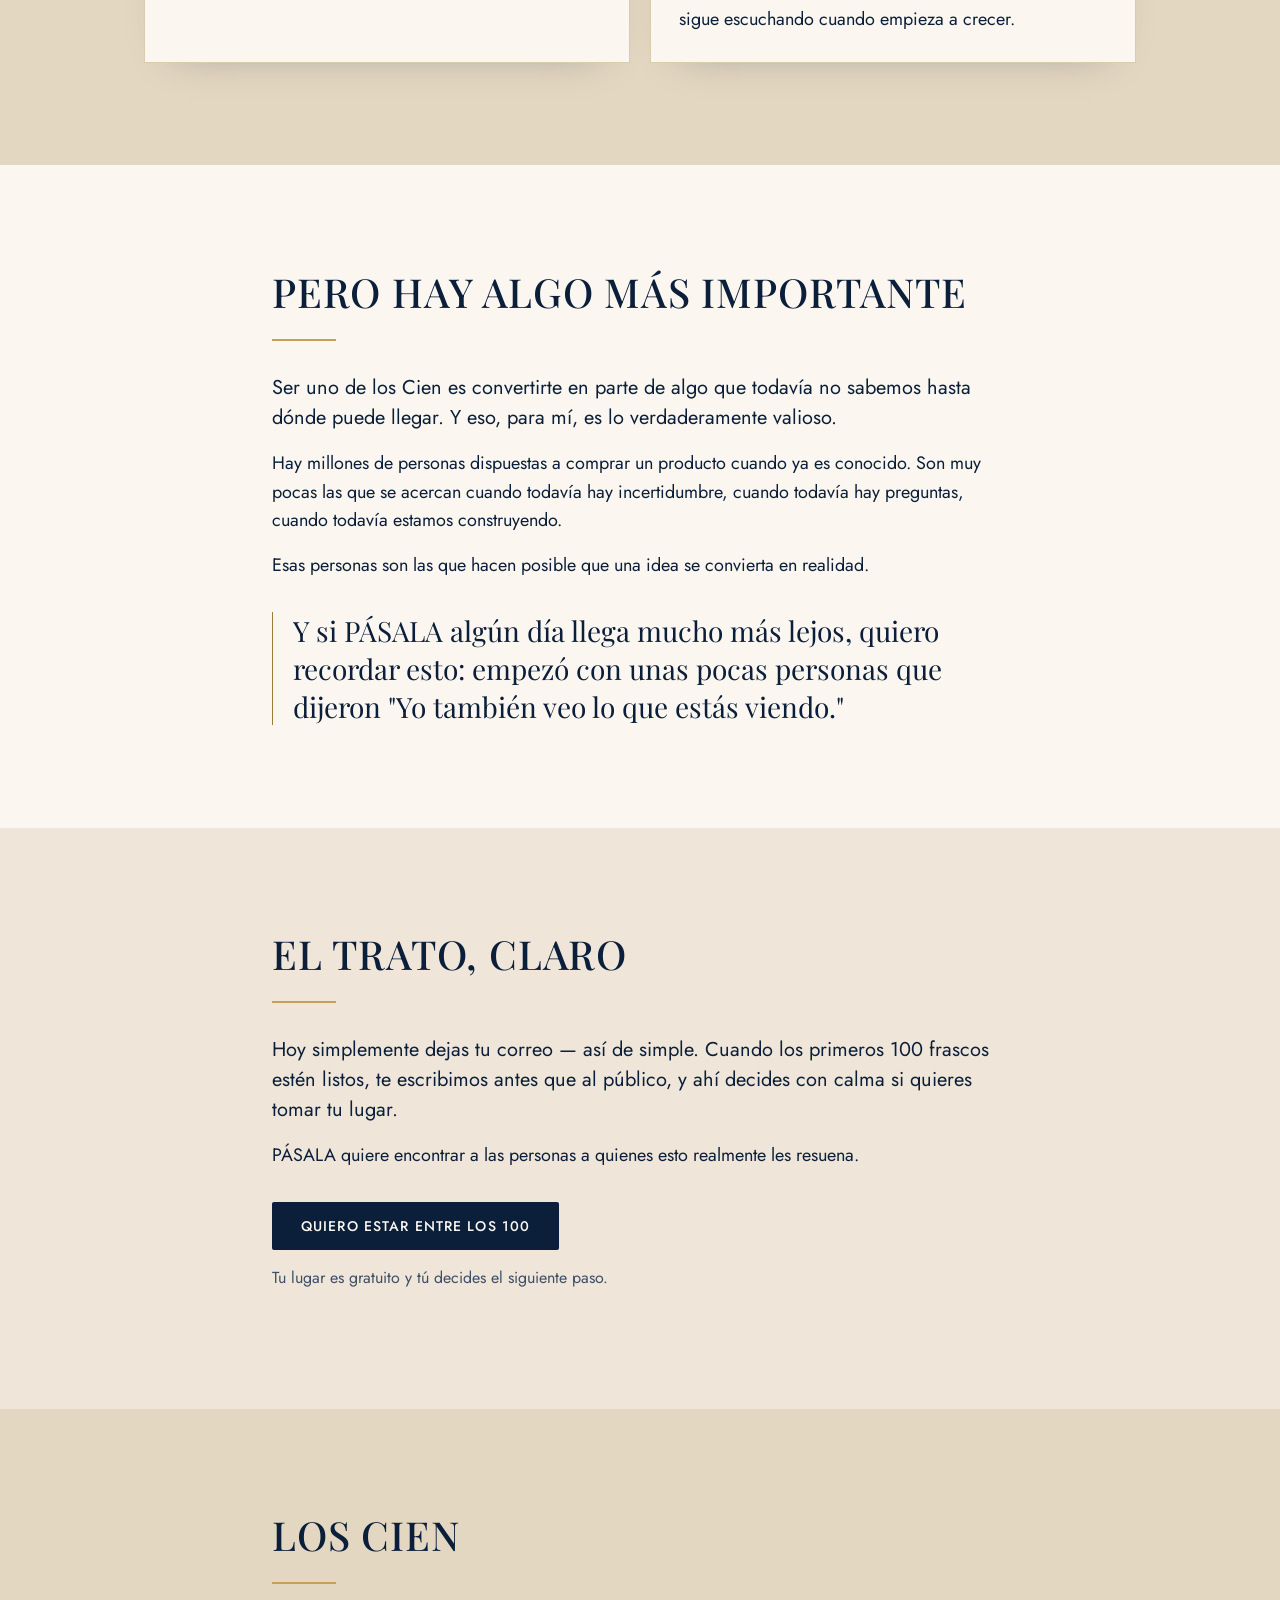
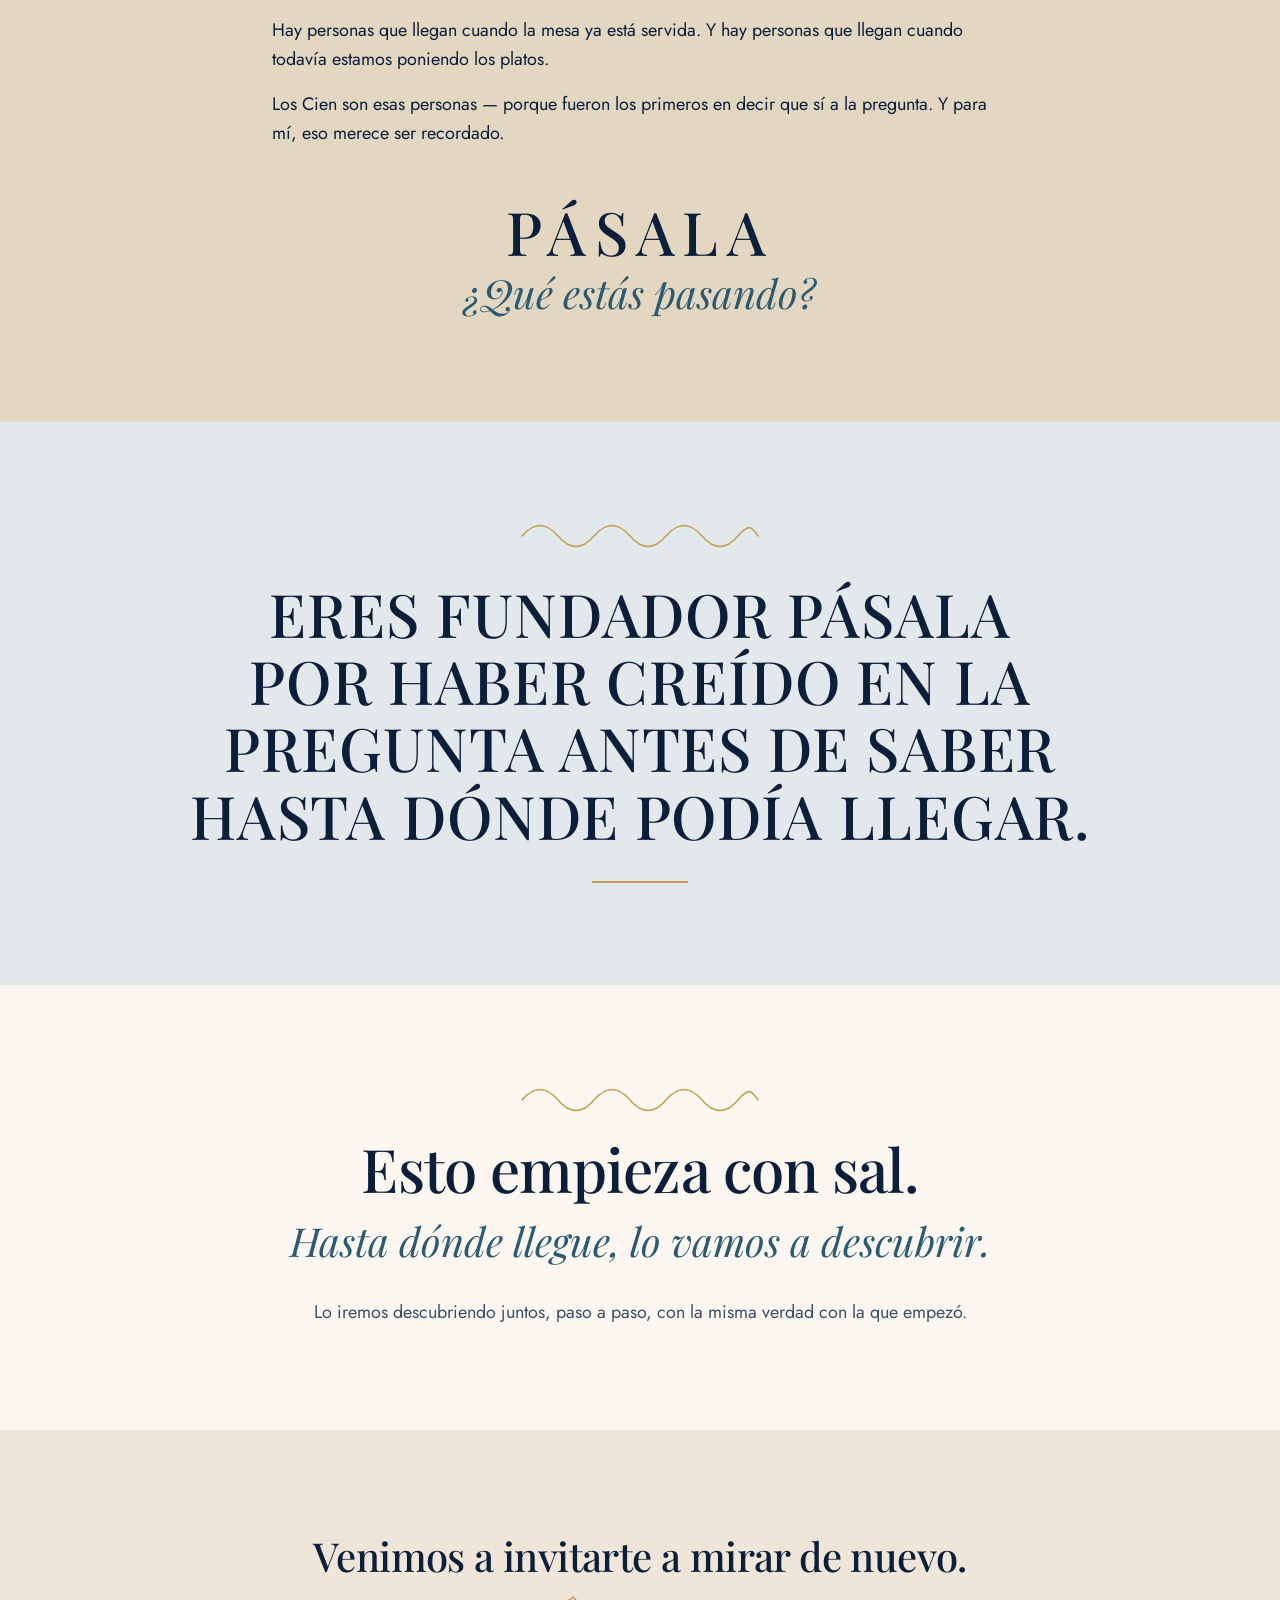
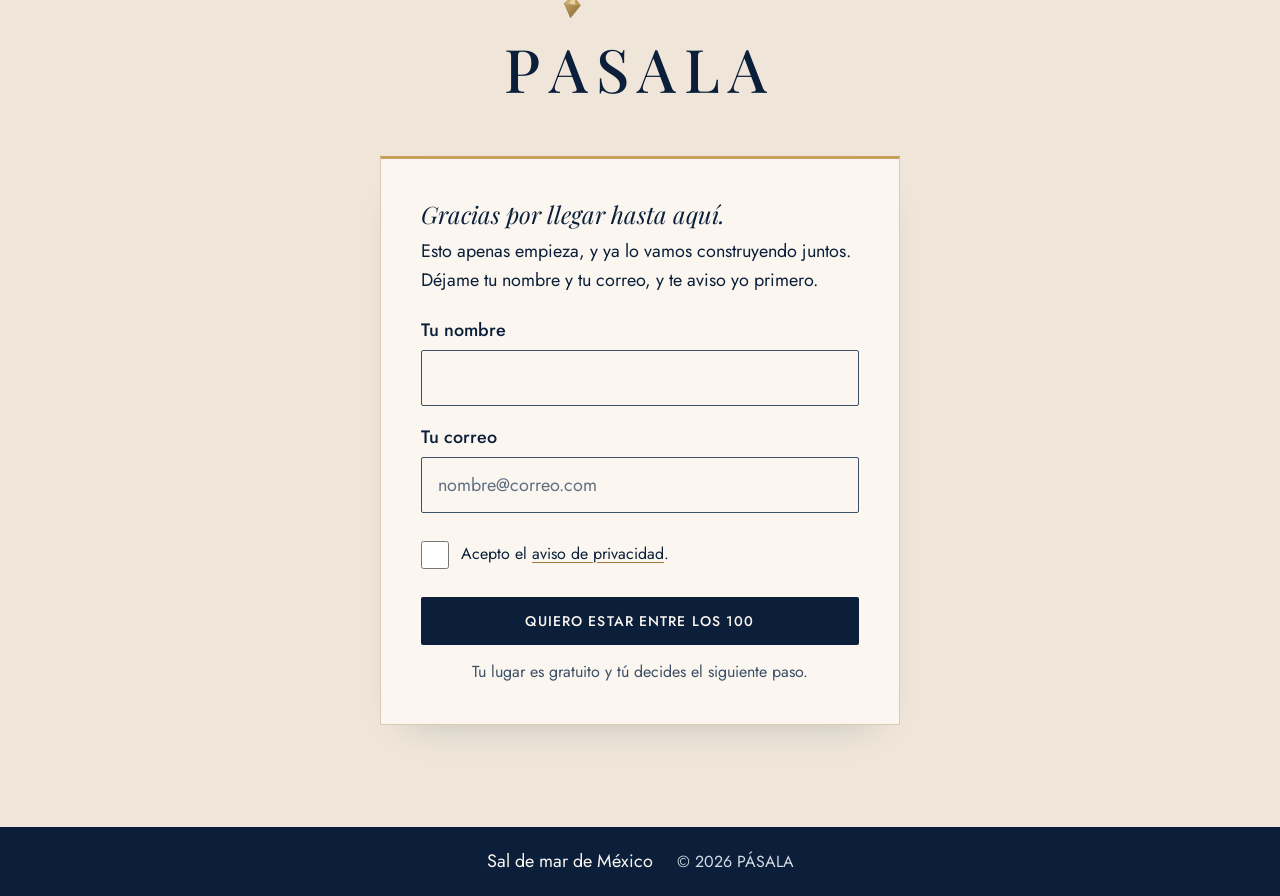
<file: vista-previa-azul/index.html>
<!DOCTYPE html>
<html lang="es-MX" class="no-js">
<head>
<meta charset="UTF-8" />
<meta name="viewport" content="width=device-width, initial-scale=1, viewport-fit=cover, interactive-widget=resizes-content" />
<script>document.documentElement.className=document.documentElement.className.replace('no-js','js');</script>
<title>PÁSALA · ¿Y si miras de nuevo?</title>
<meta name="description" content="PÁSALA es una marca de sal de mar de México que usa un gesto cotidiano para invitarte a mirar de nuevo. Lista gratuita de los primeros 100: cien frascos numerados." />
<meta name="robots" content="noindex,nofollow">
<meta name="theme-color" content="#071429" />
<link rel="canonical" href="https://adriansahagunm.github.io/pasala-landing/" />

<meta property="og:type" content="website" />
<meta property="og:locale" content="es_MX" />
<meta property="og:site_name" content="PÁSALA" />
<meta property="og:url" content="https://adriansahagunm.github.io/pasala-landing/" />
<meta property="og:title" content="PÁSALA · ¿Y si miras de nuevo?" />
<meta property="og:description" content="Una marca de sal de mar de México que usa un gesto cotidiano para invitarte a mirar de nuevo. Cien frascos numerados. Lista gratuita." />
<meta property="og:image" content="https://adriansahagunm.github.io/pasala-landing/img/og.jpg" />
<meta property="og:image:width" content="1200" />
<meta property="og:image:height" content="630" />
<meta property="og:image:alt" content="Una mano deja caer granos de sal de mar sobre otra mano abierta, sobre lino claro" />
<meta name="twitter:card" content="summary_large_image" />
<meta name="twitter:title" content="PÁSALA · ¿Y si miras de nuevo?" />
<meta name="twitter:description" content="Una marca de sal de mar de México que usa un gesto cotidiano para invitarte a mirar de nuevo. Cien frascos numerados. Lista gratuita." />
<meta name="twitter:image" content="https://adriansahagunm.github.io/pasala-landing/img/og.jpg" />

<link rel="icon" href="favicon.svg" type="image/svg+xml" />
<link rel="icon" href="favicon-32.png" sizes="32x32" type="image/png" />
<link rel="apple-touch-icon" href="apple-touch-icon.png" />
<link rel="preload" href="fonts/playfair.woff2" as="font" type="font/woff2" crossorigin />
<link rel="preload" href="fonts/jost.woff2" as="font" type="font/woff2" crossorigin />
<link rel="stylesheet" href="styles.css" />
<script type="application/ld+json">
{"@context":"https://schema.org","@type":"Organization","name":"PÁSALA","url":"https://adriansahagunm.github.io/pasala-landing/","logo":"https://adriansahagunm.github.io/pasala-landing/apple-touch-icon.png","description":"Marca mexicana de sal de mar que usa un gesto cotidiano para invitarte a mirar de nuevo.","founder":{"@type":"Person","name":"Adrián Sahagún"}}
</script>
</head>
<body class="v-azul">

<a class="skip" href="#contenido">Ir al contenido</a>

<header class="nav" id="nav">
  <a class="brand" href="#inicio" aria-label="PÁSALA, inicio">
    <span class="brand__word" aria-hidden="true">P<span class="brand__a">A<svg class="brand__gem" viewBox="0 0 20 22" aria-hidden="true"><use href="#gem"/></svg></span>SALA</span>
  </a>
  <nav class="nav__links" id="navlinks" aria-label="Principal">
    <a href="#historia">La historia</a>
    <a href="#sal">La sal</a>
    <a href="#quien">Quién está detrás</a>
    <a href="#primeros">Los primeros 100</a>
  </nav>
  <button class="nav__toggle" id="navtoggle" type="button" aria-label="Abrir menú" aria-expanded="false" aria-controls="navlinks"><span></span><span></span></button>
</header>

<svg width="0" height="0" style="position:absolute" aria-hidden="true" focusable="false">
  <defs>
    <linearGradient id="goldg" x1="0" y1="0" x2="1" y2="1">
      <stop offset="0" stop-color="#E6CB8C"/><stop offset=".5" stop-color="#C5A059"/><stop offset="1" stop-color="#9C7A38"/>
    </linearGradient>
    <symbol id="wave" viewBox="0 0 240 24">
      <path d="M2 12 C 14 -2, 26 -2, 38 12 S 62 26, 74 12 S 98 -2, 110 12 S 134 26, 146 12 S 170 -2, 182 12 S 206 26, 218 12 S 232 4, 238 12" fill="none" stroke="currentColor" stroke-width="1.6" stroke-linecap="round"/>
    </symbol>
    <symbol id="gem" viewBox="0 0 20 22">
      <path d="M10 1l7.5 7.5L10 21 2.5 8.5z" fill="url(#goldg)"/>
      <path d="M10 1l3 7.5H7z" fill="#F3E3B5" opacity=".75"/>
      <path d="M2.5 8.5H17.5L10 21z" fill="#000" opacity=".12"/>
      <path d="M10 1l7.5 7.5L10 21 2.5 8.5z" fill="none" stroke="#8A6A2C" stroke-width=".5"/>
    </symbol>
  </defs>
</svg>

<main id="contenido">

<!-- 1 · HERO -->
<section class="hero hero--azul" id="inicio" aria-labelledby="h-hero">
  <picture class="hero__pic">
    <source type="image/webp" srcset="img/hero-hands-640.webp 640w, img/hero-hands-1080.webp 1080w, img/hero-hands-1600.webp 1600w, img/hero-hands-2560.webp 2560w" sizes="100vw" />
    <img src="img/hero-hands-1600.jpg" srcset="img/hero-hands-640.jpg 640w, img/hero-hands-1080.jpg 1080w, img/hero-hands-1600.jpg 1600w, img/hero-hands-2560.jpg 2560w" sizes="100vw" width="2560" height="1440" alt="Una mano deja caer granos de sal de mar gruesa sobre otra mano abierta, sobre lino claro" fetchpriority="high" decoding="async" />
  </picture>
  <div class="hero__veil"></div>
  <div class="hero__inner wrap">
    <p class="eyebrow">Sal de mar de México</p>
    <h1 id="h-hero">¿Y si miras<br />de nuevo?</h1>
    <svg class="wave wave--hero" aria-hidden="true"><use href="#wave"/></svg>
    <p class="lead hero__lead">Sal de mar de México en frasco numerado. El lote fundador es de solo 100 frascos. Apúntate y te avisamos primero.</p>
    <div class="hero__cta">
      <a class="btn btn--gold" href="#lista">Quiero mi lugar en la lista</a>
      <a class="link-soft" href="#historia">Lee la historia <span aria-hidden="true">↓</span></a>
    </div>
    <p class="note hero__note">Apuntarte es gratis y tú decides el siguiente paso.</p>
  </div>
</section>

<!-- 2 · LA PREGUNTA (la historia) -->
<section class="story paper sec" id="historia" aria-labelledby="h-historia">
  <div class="story__grid wrap">
    <div class="story__text">
      <p class="eyebrow reveal">La pregunta</p>
      <h2 id="h-historia" class="reveal">Empezó con una pregunta en la mesa.</h2>
      <span class="rule reveal" aria-hidden="true"></span>
      <div class="dialogue">
        <p class="reveal">Una niña prueba la comida de su mamá. «Está un poquito desabrida. ¿Me pasas la sal, por favor?»</p>
        <p class="reveal">Su mamá no se la pone en la mano. La deja sobre la mesa.</p>
        <p class="line reveal">—¿Por qué?</p>
        <p class="line reveal">—Porque pasar la sal directamente en la mano trae mala suerte.</p>
        <p class="line reveal">—¿Pero por qué?</p>
        <p class="line reveal">—Porque así me enseñaron.</p>
        <p class="reveal">La niña lo pensó un momento. «Tú cocinas con amor, y a mí me encanta tu comida. Si te doy la sal en la mano… ¿nos hacemos daño?»</p>
        <p class="reveal">La mamá guardó silencio. Luego sonrió.</p>
        <p class="line reveal">—Creo que es una creencia que tenemos. Quizá nunca nos detuvimos a preguntarnos si de verdad es cierta.</p>
        <p class="line reveal">—¿Podemos hacerlo diferente?</p>
        <p class="line reveal">—Cada vez que nos pasemos la sal, nos vamos a mirar a los ojos y lo vamos a hacer con amor.</p>
      </div>
    </div>
    <figure class="story__photo reveal">
      <picture>
        <source type="image/webp" srcset="img/historia-480.webp 480w, img/historia-800.webp 800w, img/historia-1027.webp 1027w" sizes="(min-width:900px) 40vw, 90vw" />
        <img src="img/historia-800.jpg" srcset="img/historia-480.jpg 480w, img/historia-800.jpg 800w, img/historia-1027.jpg 1027w" sizes="(min-width:900px) 40vw, 90vw" width="1027" height="1620" alt="Una mamá sonríe con la mejilla apoyada en la cabeza de su hija, que toca con los dedos granos de sal gruesa en un plato de cerámica sobre una mesa de madera" loading="lazy" decoding="async" />
      </picture>
    </figure>
  </div>
</section>

<!-- 3 · EL DESCUBRIMIENTO -->
<section class="found sec" id="descubrimiento" aria-labelledby="h-found">
  <div class="found__inner wrap">
    <p class="eyebrow reveal">El descubrimiento</p>
    <h2 id="h-found" class="reveal">Muchas cosas las recibimos y las seguimos pasando sin elegirlas.</h2>
    <p class="found__lead reveal">La mamá de la historia no hacía nada malo. Hacía lo que le enseñaron, como casi todos. Y lo que se recibe así no es solo la sal:</p>
    <ul class="found__list">
      <li class="reveal">una costumbre de mesa,</li>
      <li class="reveal">un miedo,</li>
      <li class="reveal">una forma de querer,</li>
      <li class="reveal">una manera de reaccionar,</li>
      <li class="reveal">una historia que ya nadie recuerda quién empezó.</li>
    </ul>
    <p class="found__close reveal">Darte cuenta no es un reproche para quien te lo dio. Es el primer momento en el que se puede elegir.</p>
  </div>
</section>

<!-- 4 · POR QUÉ SAL -->
<section class="salt sec" id="sal" aria-labelledby="h-sal">
  <div class="salt__grid wrap">
    <figure class="salt__photo reveal">
      <picture>
        <source type="image/webp" srcset="img/manos-480.webp 480w, img/manos-800.webp 800w, img/manos-1170.webp 1170w" sizes="(min-width:900px) 40vw, 90vw" />
        <img src="img/manos-800.jpg" srcset="img/manos-480.jpg 480w, img/manos-800.jpg 800w, img/manos-1170.jpg 1170w" sizes="(min-width:900px) 40vw, 90vw" width="1170" height="1620" alt="Unas manos sostienen un montón de sal de mar gruesa frente al mar; abajo, un cuenco de cerámica con más sal" loading="lazy" decoding="async" />
      </picture>
    </figure>
    <div class="salt__text">
      <p class="eyebrow reveal">Por qué sal</p>
      <h2 id="h-sal" class="reveal">Porque está en toda mesa.</h2>
      <span class="rule reveal" aria-hidden="true"></span>
      <p class="reveal">La sal no necesita presentación. Está en la cocina de cualquiera, en la comida del domingo y en la de un martes cualquiera. La vemos todos los días, tanto que dejamos de verla.</p>
      <p class="reveal">Es algo natural y vivo, y de algo parecido estamos hechos: llevamos sal en la sangre, en el sudor y en las lágrimas. La sal de mar suele conservar parte de los minerales y oligoelementos del agua de la que viene. No te prometemos efectos en la salud; solo que está ahí.</p>
      <p class="pull reveal">Del mar de México a tu mesa. De tu mesa, a alguien más.</p>
      <p class="reveal">Por eso sal: es de las pocas cosas que se pasan de mano en mano todos los días.</p>
    </div>
  </div>
</section>

<!-- 5 · EL GESTO -->
<section class="gesture" id="gesto" aria-labelledby="h-gesto">
  <picture class="gesture__pic">
    <source type="image/webp" srcset="img/mesa-640.webp 640w, img/mesa-1080.webp 1080w, img/mesa-1600.webp 1600w, img/mesa-2560.webp 2560w" sizes="100vw" />
    <img src="img/mesa-1080.jpg" srcset="img/mesa-640.jpg 640w, img/mesa-1080.jpg 1080w, img/mesa-1600.jpg 1600w, img/mesa-2560.jpg 2560w" sizes="100vw" width="2560" height="1440" alt="Dos personas acercan las manos a un frasco de vidrio con sal gruesa sobre una mesa con mantel de lino, frente al mar" loading="lazy" decoding="async" />
  </picture>
  <div class="gesture__veil"></div>
  <div class="gesture__text wrap sec">
    <p class="eyebrow reveal">El gesto</p>
    <h2 id="h-gesto" class="reveal">Cuando pasas la sal, no pasas solamente sal.</h2>
    <svg class="wave reveal" aria-hidden="true"><use href="#wave"/></svg>
    <p class="reveal">Pasas costumbres. Miedos. Formas de querer. Historias que ni recuerdas quién comenzó.</p>
    <p class="gesture__q reveal">¿Qué estás pasando?</p>
    <p class="reveal">No es «qué te pasa». Es qué le pasas a quien tienes al lado. La sal no cambia a nadie; solo nos recuerda que podemos elegir.</p>
  </div>
</section>

<!-- 6 · QUIÉN ESTÁ DETRÁS -->
<section class="who paper sec" id="quien" aria-labelledby="h-quien">
  <div class="who__grid wrap">
    <figure class="who__photo reveal">
      <div class="who__portrait">
        <picture>
          <source type="image/webp" srcset="img/adrian2-463.webp 463w, img/adrian2-927.webp 927w" sizes="(min-width:900px) 360px, 300px" />
          <img src="img/adrian2-463.png" srcset="img/adrian2-463.png 463w, img/adrian2-927.png 927w" sizes="(min-width:900px) 360px, 300px" width="927" height="1579" alt="Retrato de Adrián Sahagún, fundador de PÁSALA: de medio cuerpo, con camisa blanca, sonriendo a la cámara" loading="lazy" decoding="async" />
        </picture>
      </div>
      <figcaption class="note">Adrián Sahagún</figcaption>
    </figure>
    <div class="who__text">
      <p class="eyebrow reveal">Quién está detrás</p>
      <h2 id="h-quien" class="reveal">Lo que empecé a ver cuando me hice papá</h2>
      <p class="pull reveal">Cuando nacieron mis hijos, empecé a preguntarme no solamente qué les estaba dando, sino qué les estaba pasando.</p>
      <p class="reveal">No me refiero solamente a lo que les doy. Me refiero a lo que ven. A lo que escuchan. A la manera en que reacciono. A mis miedos. A mis creencias. A mis costumbres. A las cosas que hago automáticamente sin detenerme a preguntar de dónde vienen.</p>
      <p class="reveal">Porque entendí algo que cambió profundamente mi manera de vivir: muchas de las cosas que transmitimos no las elegimos. Simplemente las recibimos. Y las seguimos pasando.</p>

      <h3 class="reveal">Quince años mirándome</h3>
      <p class="reveal">Hace más de 15 años comencé un camino personal de autoconocimiento. No empezó con una marca. No empezó con la sal. Empezó conmigo. Con aprender a observarme, a reconocer mis patrones, a preguntarme por qué pienso lo que pienso y qué hay detrás de las cosas que doy por ciertas.</p>
      <p class="reveal">El verdadero trabajo no consiste en encontrar respuestas para decirle a los demás cómo vivir; consiste primero en aprender a mirarte a ti mismo. Y cuando tienes hijos, esa mirada adquiere otra dimensión: ya no solo trabajas en ti, ves qué parte de ti estás dejando en ellos.</p>

      <h3 class="reveal">El momento</h3>
      <p class="reveal">PÁSALA nació en una mesa, con uno de mis hijos. La historia que cuento arriba está basada en algo que realmente ocurrió, aunque he cambiado a los personajes.</p>
      <p class="reveal">No quise decirle que la creencia era absurda, sino enseñarle algo más importante: podemos detenernos, mirar aquello que hacemos, preguntarnos de dónde viene, y después elegir. Podíamos simplemente poner la sal sobre la mesa, como siempre. O podíamos mirarnos, pasarla y hacerlo desde el amor.</p>
      <p class="reveal">Ese gesto se volvió para mí una metáfora: pasamos palabras, miedos, costumbres, formas de amar, maneras de reaccionar, creencias, historias que ni recordamos quién comenzó. ¿Esto que estoy pasando realmente lo quiero seguir pasando?</p>

      <h3 class="reveal">Por qué existe PÁSALA</h3>
      <p class="reveal">No nació porque yo quisiera una marca de sal, sino porque encontré en la sal un lugar sencillo para hacer una pausa. Está en nuestra mesa, en nuestros rituales; precisamente por tan cotidiana puede ser un recordatorio: un segundo para mirar, preguntar y elegir.</p>
      <p class="reveal">No quiero decirte qué pensar. No quiero decirte qué creencia abandonar ni cómo vivir. Quiero invitarte a observar. Porque cuando observas aparece algo que antes no estaba: elegir. Y para mí ahí empieza la libertad.</p>

      <h3 class="reveal">Lo que quiero pasar</h3>
      <p class="reveal">Soy padre, y quizá por eso me importa más lo que transmitimos que lo que acumulamos. Quiero que mis hijos aprendan que pueden preguntarse, mirar de nuevo, cuestionar incluso lo que recibieron de quienes más aman, sin rechazo, sin juicio, con amor. Cuestionar una creencia no significa rechazar a quien te la enseñó; significa tener la libertad de decidir qué conservar y qué transformar.</p>
      <p class="pull reveal">No quiero enseñarles a mis hijos qué pensar. Quiero enseñarles a detenerse, mirar y elegir.</p>
      <p class="reveal">PÁSALA es mi manera de recordarlo. A mí, a mis hijos y, si algún día conecta contigo, también a ti. No por la sal, sino por el momento que puede abrir.</p>
      <p class="reveal">Soy un hombre en constante aprendizaje. Hoy intento convertir una experiencia que me ayudó a despertar en un pequeño ritual que acompañe a otras personas en su vida cotidiana. No sé hasta dónde puede llegar PÁSALA. Pero sí sé desde dónde nació: de una mesa, de una pregunta, de mis hijos, de una responsabilidad y de una elección.</p>
    </div>
  </div>
</section>

<!-- 7a · EL VALOR DE SER FUNDADOR -->
<section class="fv sec" id="primeros" aria-labelledby="h-valor">
  <div class="fv__inner wrap">
    <h2 id="h-valor" class="reveal fh">EL VALOR DE SER FUNDADOR</h2>
    <p class="reveal fv__lead">Fundador, en PÁSALA, significa algo muy concreto: ser de las primeras personas que encontró algo que todavía estaba naciendo y decidió decir:</p>
    <p class="reveal fv__quote">"Esto resuena conmigo. Quiero estar aquí."</p>
    <p class="reveal">Porque toda idea empieza sola. Y se vuelve real gracias a quienes creen en ella primero.</p>
    <p class="reveal">Los primeros que llegan tienen un valor propio, irrepetible: el de haber estado ahí antes de que existiera certeza.</p>
    <ul class="fv__list">
      <li class="reveal">Son quienes escuchan la idea cuando todavía no está terminada.</li>
      <li class="reveal">Quienes pueden verla antes de que exista.</li>
      <li class="reveal">Quienes hacen preguntas.</li>
      <li class="reveal">Quienes aportan.</li>
      <li class="reveal">Quienes señalan lo que funciona y lo que todavía puede crecer.</li>
      <li class="reveal">Quienes ayudan a convertir una intención en algo real.</li>
    </ul>
    <p class="reveal fv__close">Eso es ser fundador en PÁSALA: ayudar a construir la marca mientras todavía está descubriendo quién puede llegar a ser.</p>
  </div>
</section>

<!-- 7b · LOS PRIMEROS CIEN -->
<section class="fc sec" id="cien" aria-labelledby="h-cien">
  <div class="fc__grid wrap">
    <div class="fc__text">
      <h2 id="h-cien" class="reveal fh">LOS PRIMEROS CIEN</h2>
      <p class="reveal">PÁSALA nace de una pregunta que empezó en una mesa:</p>
      <p class="reveal fc__ask">¿Qué estamos pasando?</p>
      <p class="reveal">Una pregunta que primero me hice a mí mismo. Como padre. Como hombre. Como alguien que lleva más de 15 años intentando observarse y vivir con mayor consciencia.</p>
      <p class="reveal">Y ahora quiero descubrir algo más: ¿qué sucede cuando esa pregunta deja de ser solamente mía y empieza a ser compartida por otras personas?</p>
      <p class="reveal">Por eso empiezo con un número pequeño y deliberado: cien personas.</p>
      <p class="reveal">Personas con historias distintas, con formas distintas de ver la vida, unidas por algo en común: la voluntad de detenerse, mirar de nuevo y elegir conscientemente qué quieren seguir pasando.</p>
      <p class="reveal">Ese grupo será parte del primer capítulo. Y para mí, eso tiene un valor mucho mayor que una promoción: es encontrar a las personas con las que vale la pena construir.</p>
    </div>
    <figure class="fc__photo reveal">
      <picture>
        <source type="image/webp" srcset="img/jar-640.webp 640w, img/jar-1080.webp 1080w, img/jar-1600.webp 1600w" sizes="(min-width:900px) 40vw, 90vw" />
        <img src="img/jar-1080.jpg" srcset="img/jar-640.jpg 640w, img/jar-1080.jpg 1080w, img/jar-1600.jpg 1600w" sizes="(min-width:900px) 40vw, 90vw" width="2560" height="1440" alt="Frasco de vidrio con sal de mar gruesa y tapa de corcho, sobre un mantel de lino, junto a una cucharita" loading="lazy" decoding="async" />
      </picture>
      <figcaption class="note">Foto ilustrativa. El frasco final puede variar.</figcaption>
    </figure>
  </div>
</section>

<!-- 7c · ¿QUÉ SIGNIFICA REALMENTE ESTAR ENTRE LOS CIEN? -->
<section class="fb sec" id="cien-significa" aria-labelledby="h-sig">
  <div class="fb__inner wrap">
    <h2 id="h-sig" class="reveal fh">¿QUÉ SIGNIFICA REALMENTE ESTAR ENTRE LOS CIEN?</h2>
    <div class="fb__intro">
      <p class="reveal">Significa que un día podrás decir:</p>
      <p class="reveal fv__quote">"Yo estaba ahí cuando PÁSALA todavía estaba empezando."</p>
      <p class="reveal">Cuando la pregunta todavía estaba sobre la mesa.</p>
    </div>
    <p class="reveal fb__lead">Y si decides tomar tu lugar, esto es lo que recibirás:</p>
    <ol class="bens">
      <li class="ben reveal">
        <h3 class="ben__t"><span class="ben__n">01</span> — UN NÚMERO QUE NO SE REPITE</h3>
        <p class="ben__d">Uno de los primeros 100 frascos. 001 → 100. Tu número será el de tu lugar en el comienzo — una pequeña forma de recordar: "Yo estuve aquí."</p>
      </li>
      <li class="ben reveal">
        <h3 class="ben__t"><span class="ben__n">02</span> — UNA CARTA DE ADRIÁN</h3>
        <p class="ben__d">Una carta personal, con tu nombre y tu número, escrita por el hombre que comenzó esta historia. Porque detrás de PÁSALA hay una experiencia personal, una pregunta y una responsabilidad: ¿qué estamos transmitiendo a quienes vienen después de nosotros?</p>
      </li>
      <li class="ben reveal">
        <h3 class="ben__t"><span class="ben__n">03</span> — ALGO QUE PUEDES PASAR</h3>
        <p class="ben__d">Si algún día decides regalar tu frasco a alguien que amas, el significado sigue viajando contigo. Puedes contarle la historia. Puedes decirle por qué existe. Puedes pasarle la sal — y pasarle también la pregunta. PÁSALA nació para pasar.</p>
      </li>
      <li class="ben reveal">
        <h3 class="ben__t"><span class="ben__n">04</span> — UN CÍRCULO</h3>
        <p class="ben__d">Los Cien tendrán un espacio propio: para mantener abierta una conversación sobre PÁSALA, sobre lo que estamos creando, sobre las decisiones que vienen — y, de vez en cuando, sobre la pregunta que nos une. Cien personas todavía pueden escucharse. Ese límite es deliberado.</p>
      </li>
      <li class="ben reveal">
        <h3 class="ben__t"><span class="ben__n">05</span> — SERÁS DE LOS PRIMEROS EN SABER</h3>
        <p class="ben__d">Cuando llegue algo nuevo —una nueva sal, un nuevo formato, una nueva experiencia— los Cien serán los primeros en enterarse. Porque quien ayudó a abrir la puerta merece estar cerca cuando se abre la siguiente.</p>
      </li>
      <li class="ben reveal">
        <h3 class="ben__t"><span class="ben__n">06</span> — ESCUCHARÁS LA VOZ DETRÁS DE PÁSALA</h3>
        <p class="ben__d">Recibirás un mensaje de Adrián contando, con su propia voz, cómo nació PÁSALA: la historia, la pregunta, la responsabilidad de lo que transmitimos, y el momento en que una conversación cotidiana se convirtió en una idea. La voz de la persona que empezó esto, en primera persona.</p>
      </li>
      <li class="ben reveal">
        <h3 class="ben__t"><span class="ben__n">07</span> — TU MESA PUEDE FORMAR PARTE DEL ORIGEN</h3>
        <p class="ben__d">Si quieres, podrás compartir una fotografía de tu mesa y una frase: ¿qué quieres seguir pasando? Basta con dejar una pequeña huella, a tu manera. Porque algún día, si PÁSALA crece, quiero poder mirar hacia atrás y encontrar las mesas donde comenzó.</p>
      </li>
      <li class="ben reveal">
        <h3 class="ben__t"><span class="ben__n">08</span> — UNA VEZ AL AÑO, UNA PREGUNTA</h3>
        <p class="ben__d">Recibirás algo muy sencillo: una pregunta para llevar a tu mesa. Simple, esperada, con espacio para que realmente importe.</p>
      </li>
      <li class="ben reveal">
        <h3 class="ben__t"><span class="ben__n">09</span> — UNA FRASE TUYA QUEDA EN EL PRINCIPIO</h3>
        <p class="ben__d">Al entrar podrás dejar una frase — algo que quieras seguir pasando, o algo que hayas decidido dejar de pasar — con tu nombre de pila y tu número. Parte del registro de quienes estuvieron en el comienzo.</p>
      </li>
      <li class="ben reveal">
        <h3 class="ben__t"><span class="ben__n">10</span> — TU VOZ AYUDA A CONSTRUIR LO QUE VIENE</h3>
        <p class="ben__d">Cuando PÁSALA tenga que tomar ciertas decisiones importantes, podremos preguntar a los Cien. Significa que quienes creyeron primero tendrán la oportunidad de ser escuchados primero. Yo pondré los caminos sobre la mesa; ellos podrán decir qué les mueve y qué les representa. Una marca que nace de una conversación sigue escuchando cuando empieza a crecer.</p>
      </li>
    </ol>
  </div>
</section>

<!-- 7d · PERO HAY ALGO MÁS IMPORTANTE -->
<section class="fm sec" id="mas-importante" aria-labelledby="h-pero">
  <div class="fm__inner wrap">
    <h2 id="h-pero" class="reveal fh">PERO HAY ALGO MÁS IMPORTANTE</h2>
    <p class="reveal fv__lead">Ser uno de los Cien es convertirte en parte de algo que todavía no sabemos hasta dónde puede llegar. Y eso, para mí, es lo verdaderamente valioso.</p>
    <p class="reveal">Hay millones de personas dispuestas a comprar un producto cuando ya es conocido. Son muy pocas las que se acercan cuando todavía hay incertidumbre, cuando todavía hay preguntas, cuando todavía estamos construyendo.</p>
    <p class="reveal">Esas personas son las que hacen posible que una idea se convierta en realidad.</p>
    <p class="reveal fv__close fm__close">Y si PÁSALA algún día llega mucho más lejos, quiero recordar esto: empezó con unas pocas personas que dijeron "Yo también veo lo que estás viendo."</p>
  </div>
</section>

<!-- 7e · EL TRATO, CLARO (botón tras los primeros 100) -->
<section class="ft sec" id="trato" aria-labelledby="h-trato">
  <div class="ft__inner wrap">
    <h2 id="h-trato" class="reveal fh">EL TRATO, CLARO</h2>
    <p class="reveal fv__lead">Hoy simplemente dejas tu correo — así de simple. Cuando los primeros 100 frascos estén listos, te escribimos antes que al público, y ahí decides con calma si quieres tomar tu lugar.</p>
    <p class="reveal">PÁSALA quiere encontrar a las personas a quienes esto realmente les resuena.</p>
    <p class="reveal ft__cta"><a class="btn btn--navy" href="#lista">Quiero estar entre los 100</a></p>
    <p class="note reveal">Tu lugar es gratuito y tú decides el siguiente paso.</p>
  </div>
</section>

<!-- 7f · LOS CIEN -->
<section class="fl sec" id="los-cien" aria-labelledby="h-loscien">
  <div class="fl__inner wrap">
    <h2 id="h-loscien" class="reveal fh">LOS CIEN</h2>
    <p class="reveal">Hay personas que llegan cuando la mesa ya está servida. Y hay personas que llegan cuando todavía estamos poniendo los platos.</p>
    <p class="reveal">Los Cien son esas personas — porque fueron los primeros en decir que sí a la pregunta. Y para mí, eso merece ser recordado.</p>
    <p class="reveal fl__sign"><span class="fl__brand">PÁSALA</span><br /><span class="fl__q">¿Qué estás pasando?</span></p>
  </div>
</section>

<!-- 7g · FRASE CENTRAL -->
<section class="fk sec" id="fundador" aria-labelledby="h-fk">
  <div class="fk__inner wrap">
    <svg class="wave wave--gold reveal" aria-hidden="true"><use href="#wave"/></svg>
    <h2 id="h-fk" class="reveal fk__t">ERES FUNDADOR PÁSALA POR HABER CREÍDO EN LA PREGUNTA ANTES DE SABER HASTA DÓNDE PODÍA LLEGAR.</h2>
  </div>
</section>

<!-- 8 · FUTURO -->
<section class="future paper sec" id="futuro" aria-labelledby="h-futuro">
  <div class="future__inner wrap">
    <svg class="wave wave--gold reveal" aria-hidden="true"><use href="#wave"/></svg>
    <h2 id="h-futuro" class="reveal">Esto empieza con sal.</h2>
    <p class="future__q reveal">Hasta dónde llegue, lo vamos a descubrir.</p>
    <p class="reveal">Lo iremos descubriendo juntos, paso a paso, con la misma verdad con la que empezó.</p>
  </div>
</section>

<!-- 9 · CIERRE -->
<section class="waitlist sec" id="lista" aria-labelledby="h-lista">
  <div class="wrap waitlist__inner">
    <h2 id="h-lista" class="reveal">Venimos a invitarte a mirar de nuevo.</h2>
    <span class="brand__word brand__word--lg reveal" role="img" aria-label="PÁSALA">P<span class="brand__a">A<svg class="brand__gem" viewBox="0 0 20 22" aria-hidden="true"><use href="#gem"/></svg></span>SALA</span>
    <div class="formbox reveal">
      <div class="formbox__intro" id="form-intro">
        <h3 class="formbox__t">Gracias por llegar hasta aquí.</h3>
        <p>Esto apenas empieza, y ya lo vamos construyendo juntos. Déjame tu nombre y tu correo, y te aviso yo primero.</p>
      </div>
      <form id="waitlist" novalidate autocomplete="on">
        <div class="field">
          <label for="nombre">Tu nombre</label>
          <input id="nombre" name="name" type="text" autocomplete="name" autocapitalize="words" enterkeyhint="next" spellcheck="false" required aria-describedby="nombre-err" />
          <small class="err" id="nombre-err" role="alert" hidden></small>
        </div>
        <div class="field">
          <label for="email">Tu correo</label>
          <input id="email" name="email" type="email" inputmode="email" autocomplete="email" autocapitalize="none" enterkeyhint="next" spellcheck="false" placeholder="nombre@correo.com" required aria-describedby="email-err" />
          <small class="err" id="email-err" role="alert" hidden></small>
        </div>
        <input class="hp" type="text" name="website" tabindex="-1" autocomplete="off" aria-hidden="true" />
        <div class="field field--check">
          <input id="consent-box" name="consent" type="checkbox" required aria-describedby="consent-err" />
          <!-- MARCADOR: el aviso de privacidad aún no existe (TODO-datos-v3.md #6). Sustituir href="#aviso-privacidad" por la URL real cuando esté redactado y revisado. -->
          <label for="consent-box">Acepto el <a href="#aviso-privacidad" data-pendiente="aviso-de-privacidad">aviso de privacidad</a>.</label>
          <small class="err" id="consent-err" role="alert" hidden></small>
        </div>
        <button class="btn btn--navy btn--block" type="submit" id="submitbtn">Quiero estar entre los 100</button>
        <p class="note formbox__free">Tu lugar es gratuito y tú decides el siguiente paso.</p>
        <p class="form-error" id="form-error" role="alert" hidden></p>
        <noscript><p class="form-error">Para apuntarte, activa JavaScript en tu navegador y vuelve a esta página.</p></noscript>
      </form>
      <div class="thanks" id="thanks" hidden tabindex="-1" role="status">
        <svg class="gem-lg" viewBox="0 0 20 22" aria-hidden="true"><use href="#gem"/></svg>
        <p class="thanks__t">Gracias por confiar.</p>
        <p class="thanks__d">Ya estás dentro. Vamos avanzando juntos, y en cuanto haya algo que contarte, te escribo yo.</p>
        <p class="thanks__sign">Adrián</p>
      </div>
    </div>
  </div>
</section>

</main>

<footer class="footer">
  <div class="wrap footer__inner">
    <p>Sal de mar de México</p>
    <p class="note">© 2026 PÁSALA</p>
  </div>
</footer>

<script src="main.js"></script>
</body>
</html>
</file>
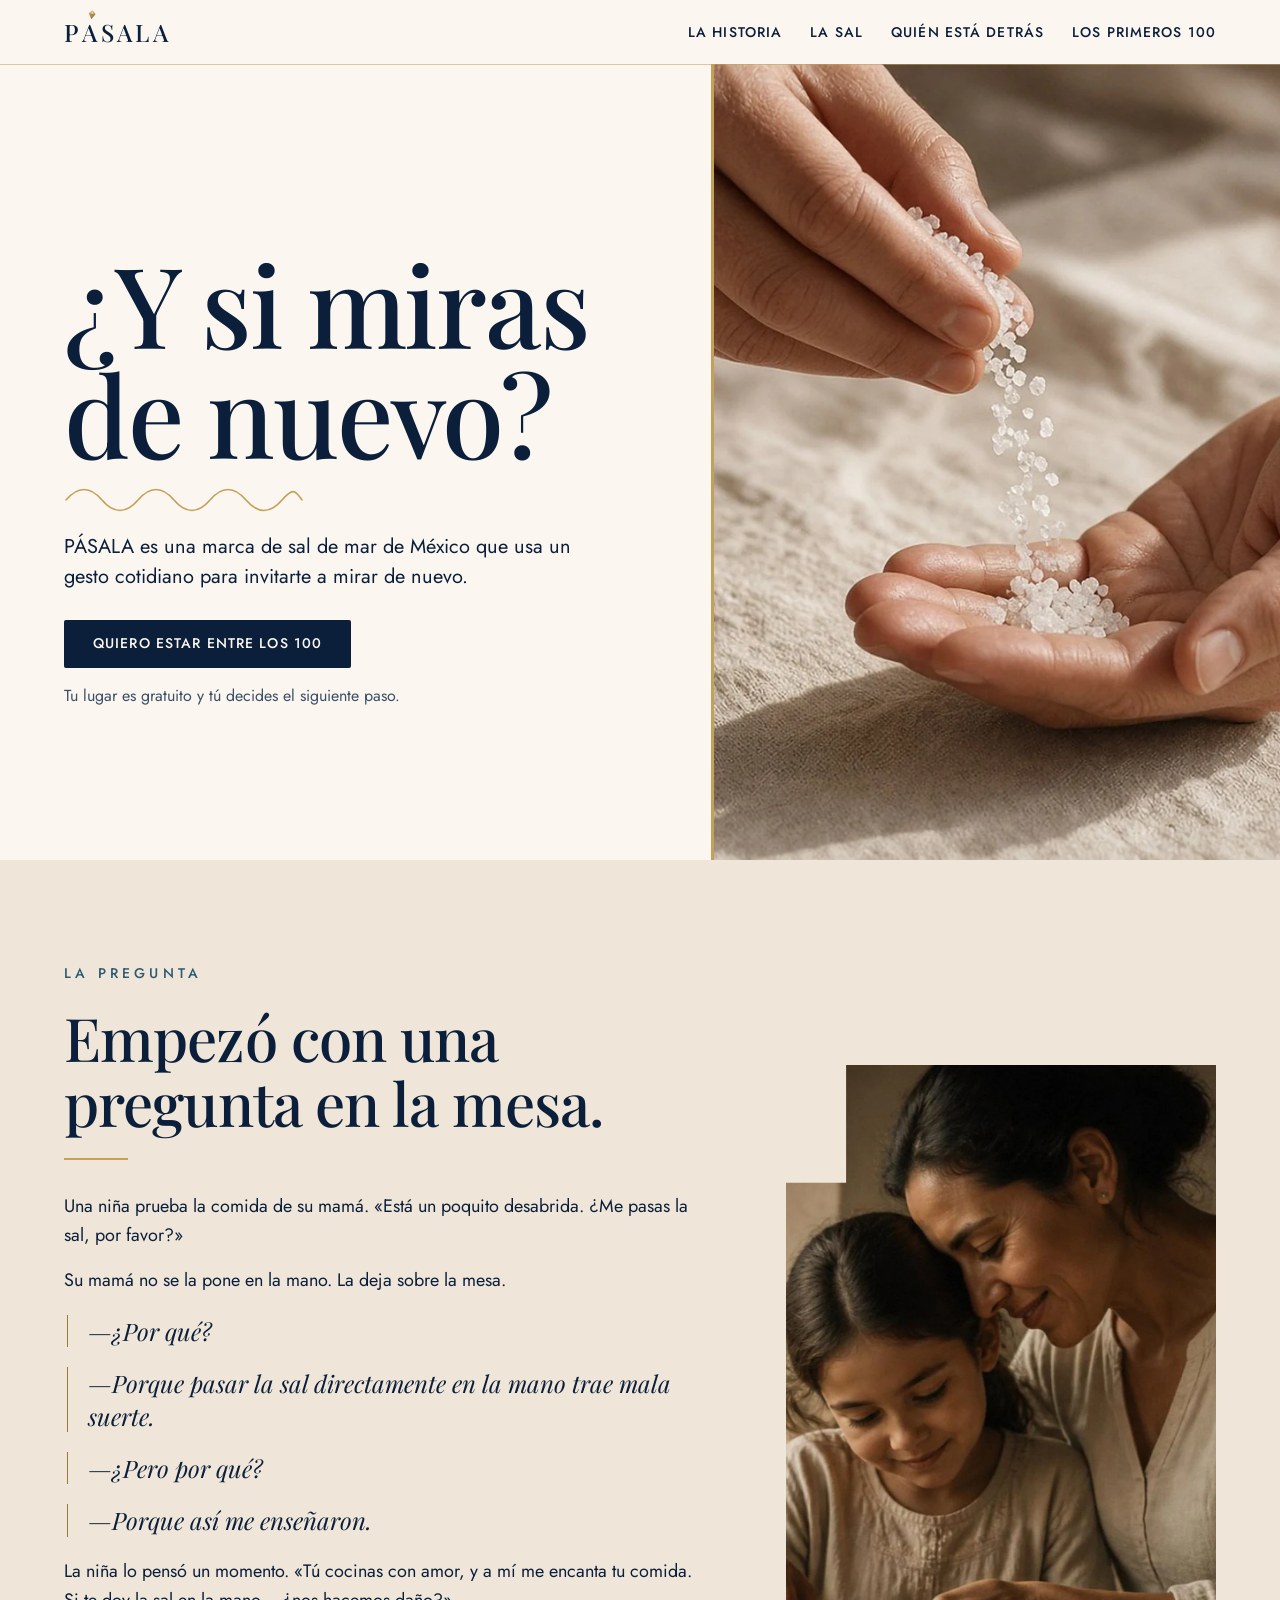
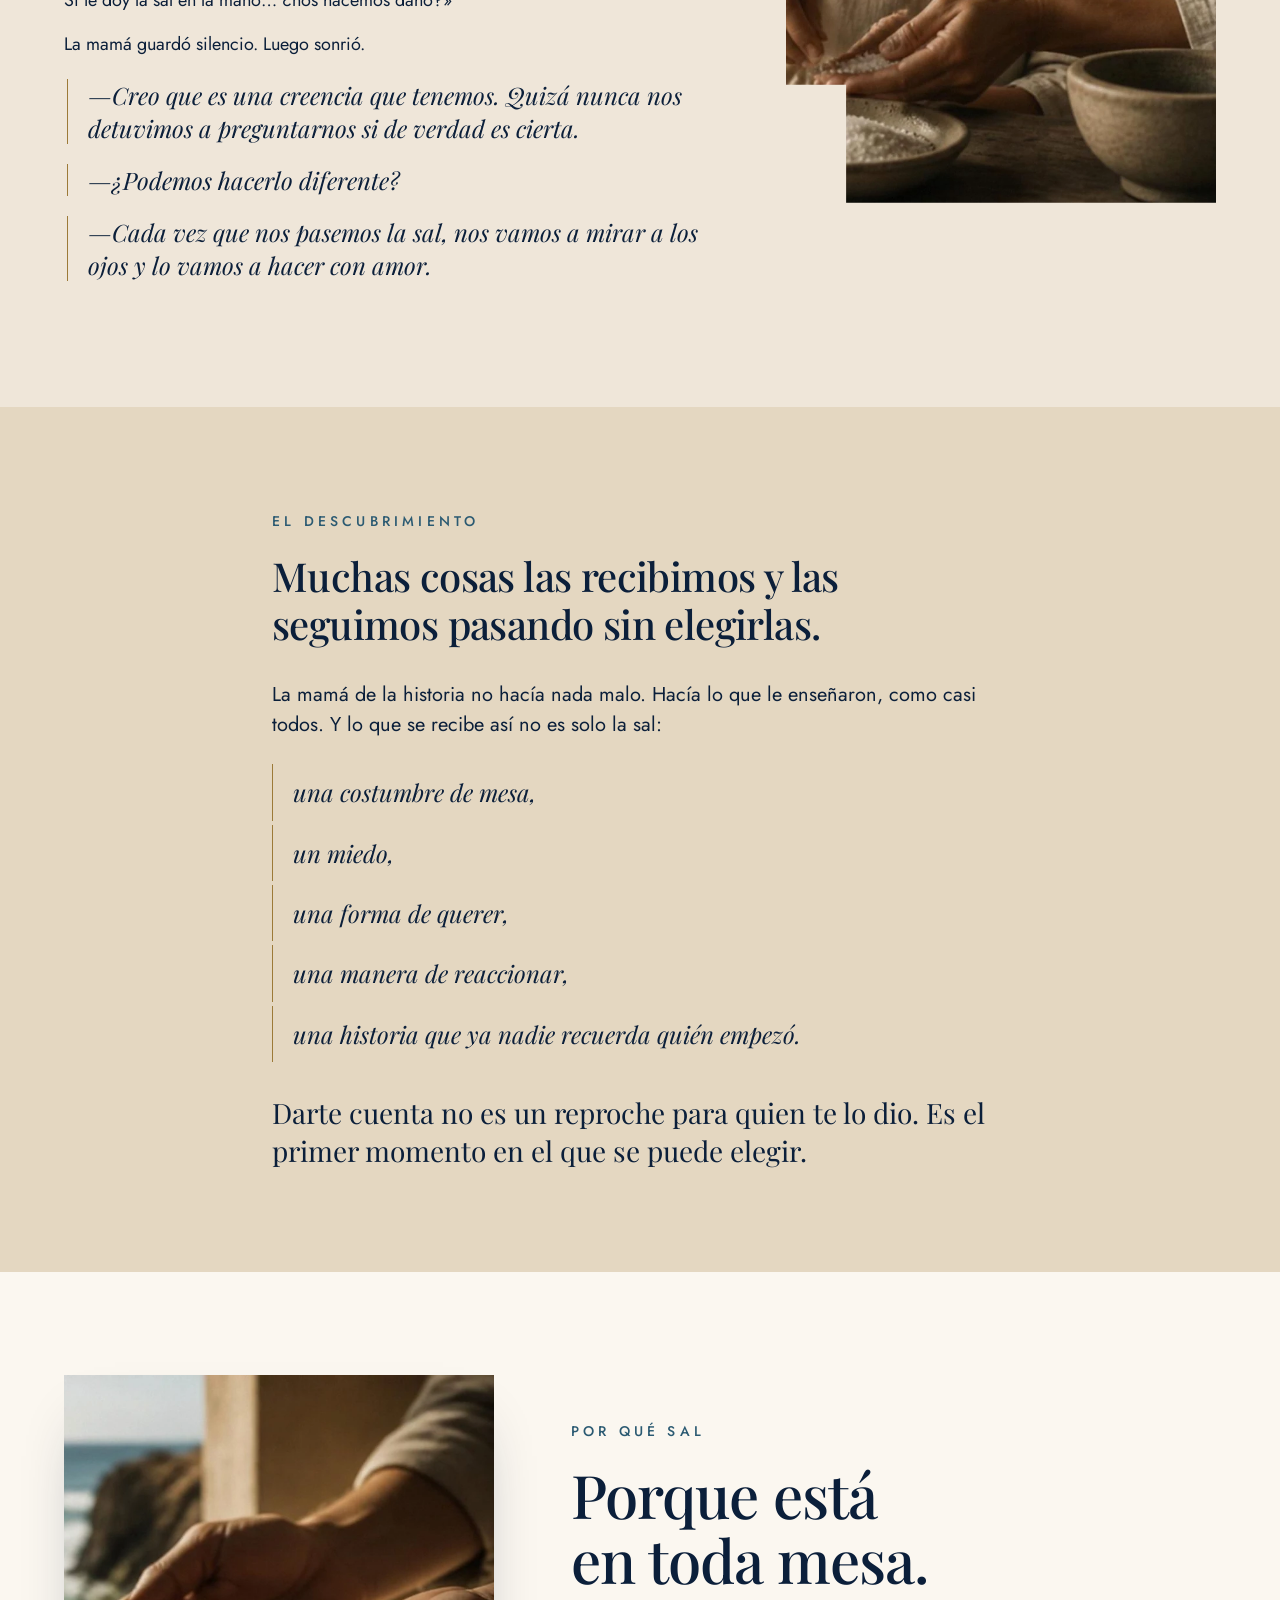
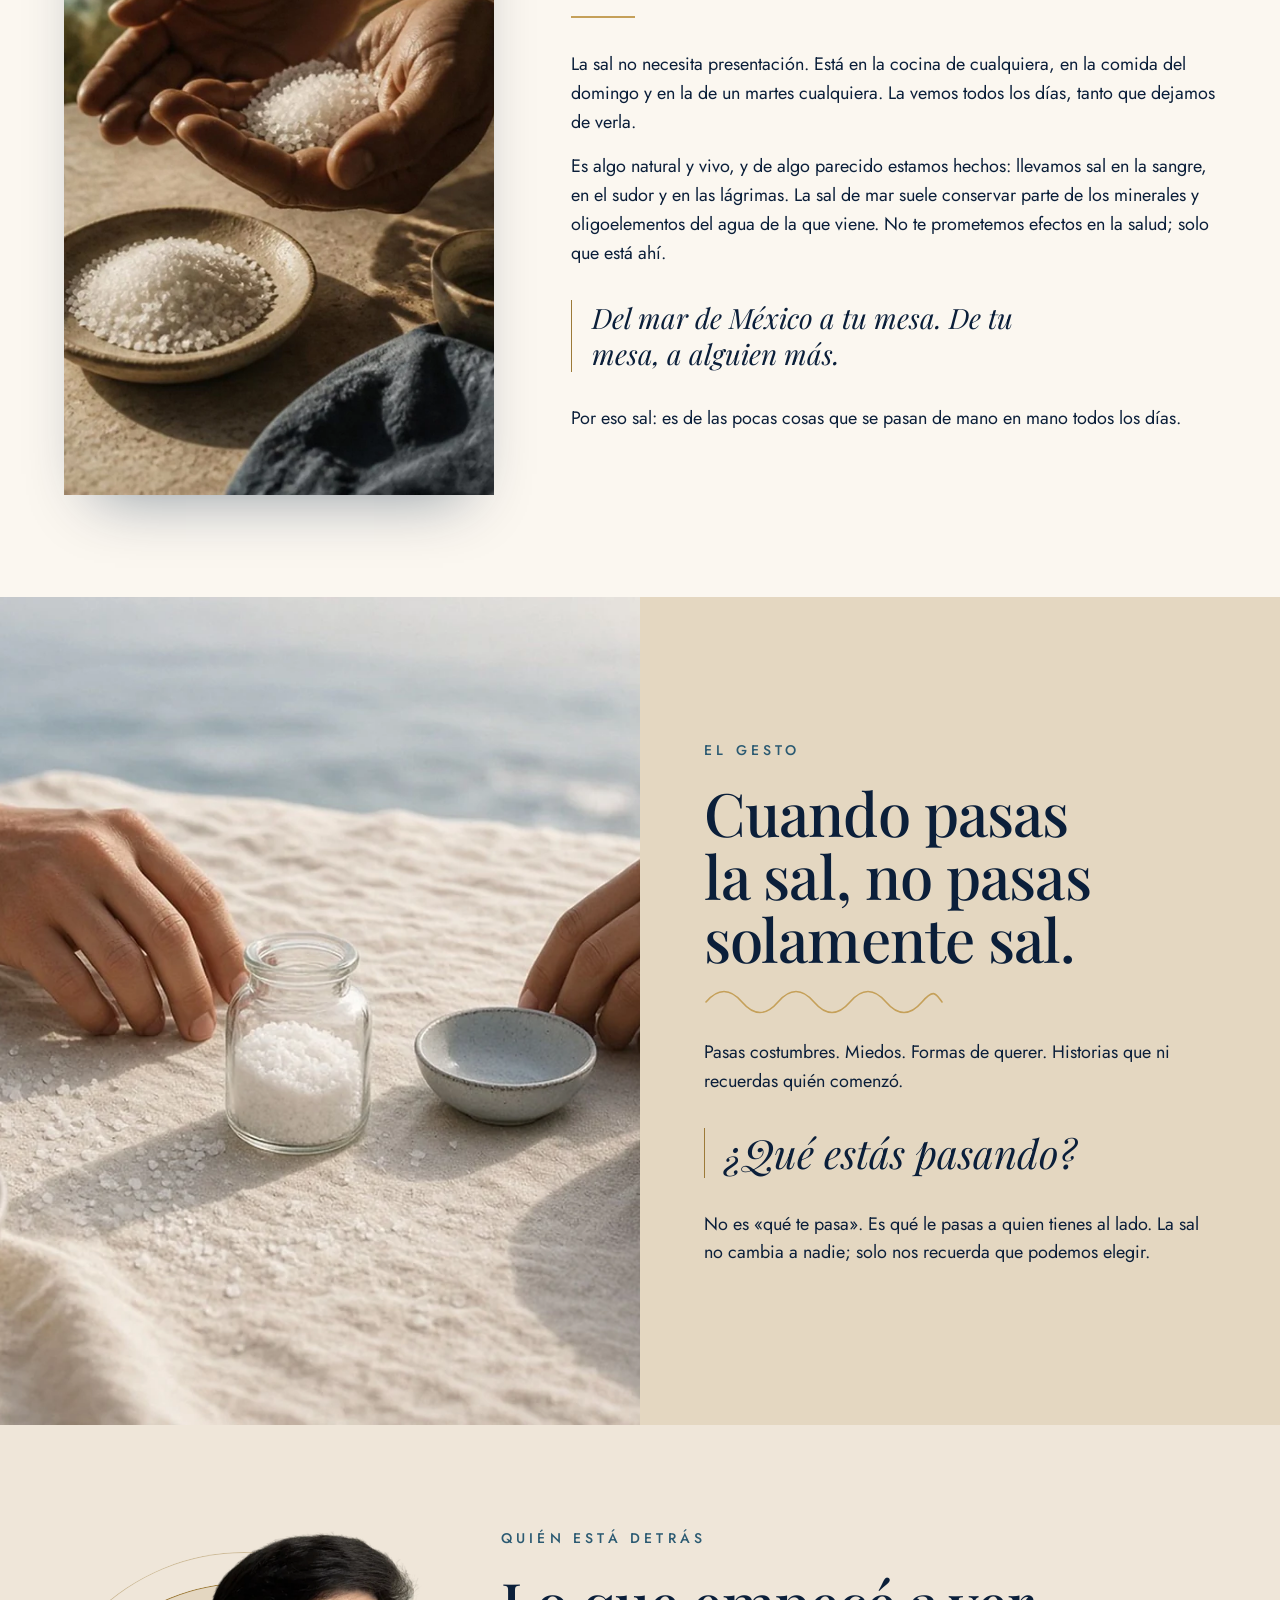
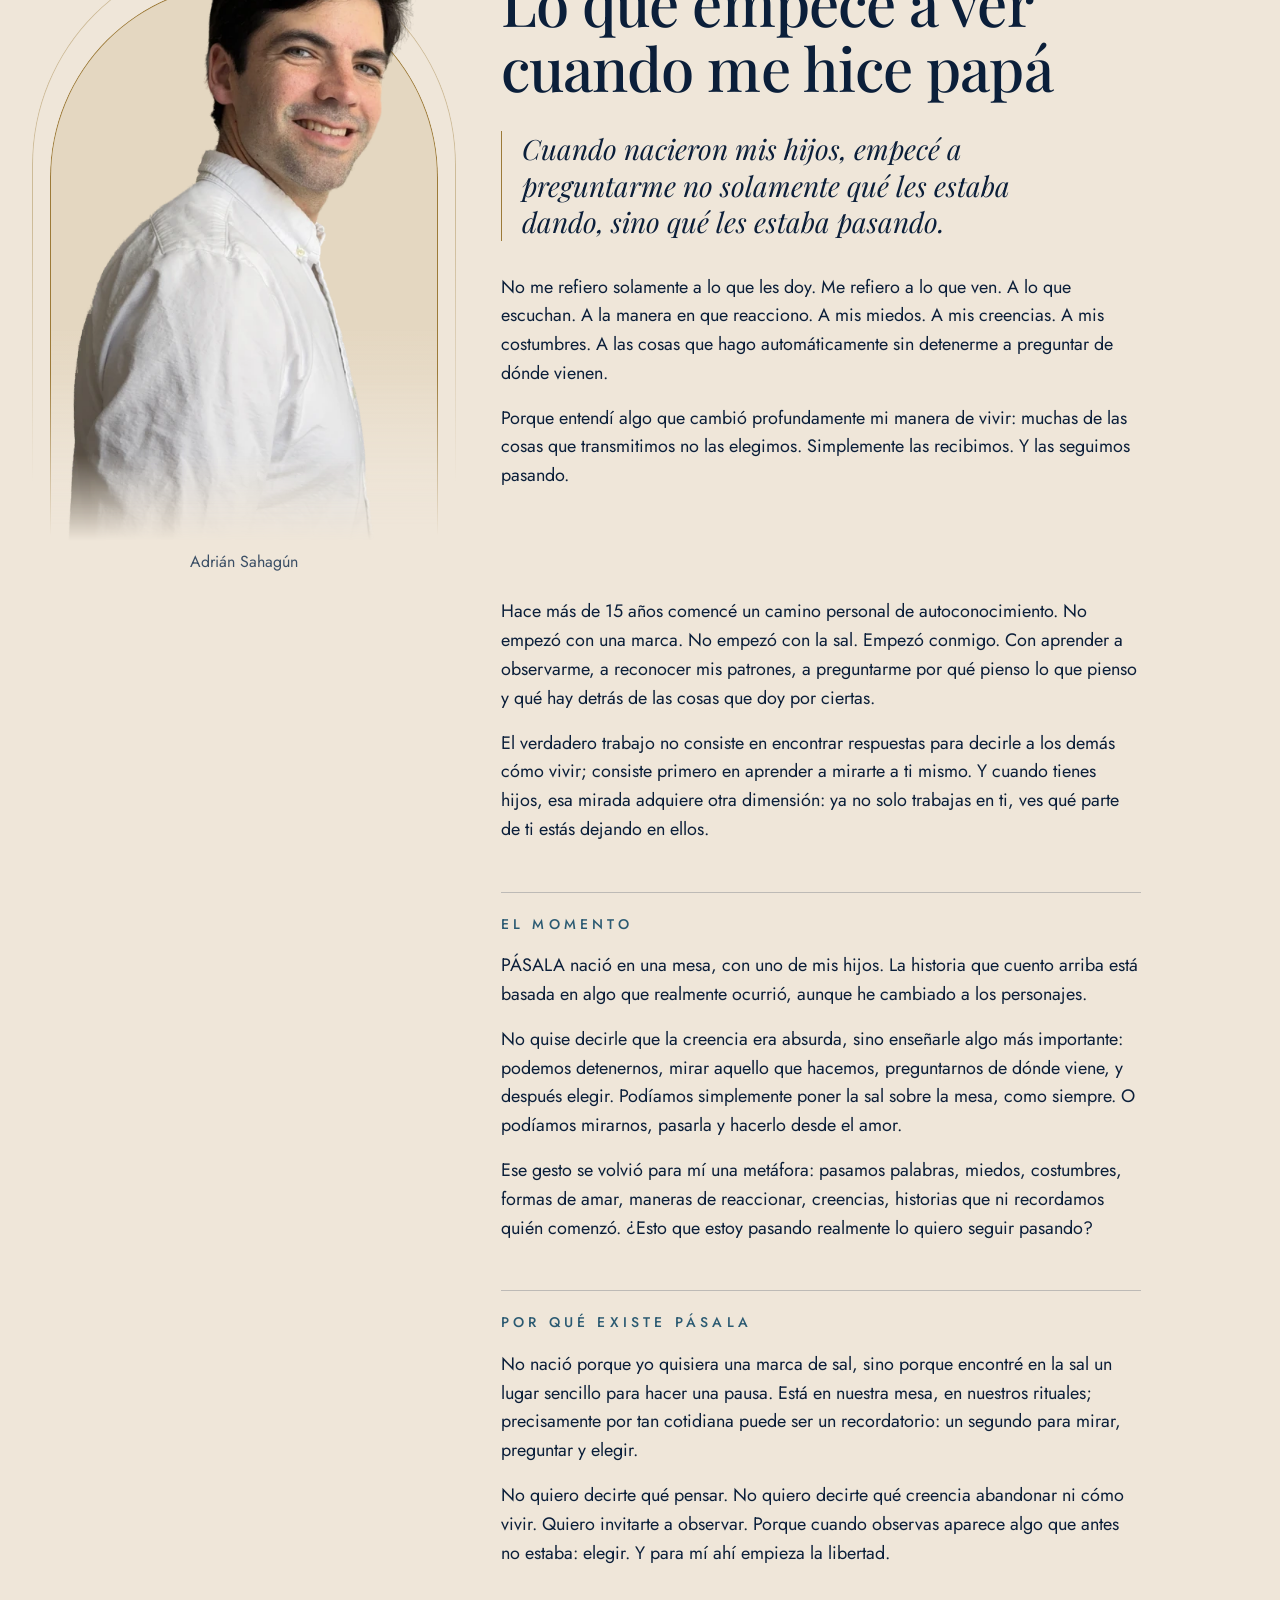
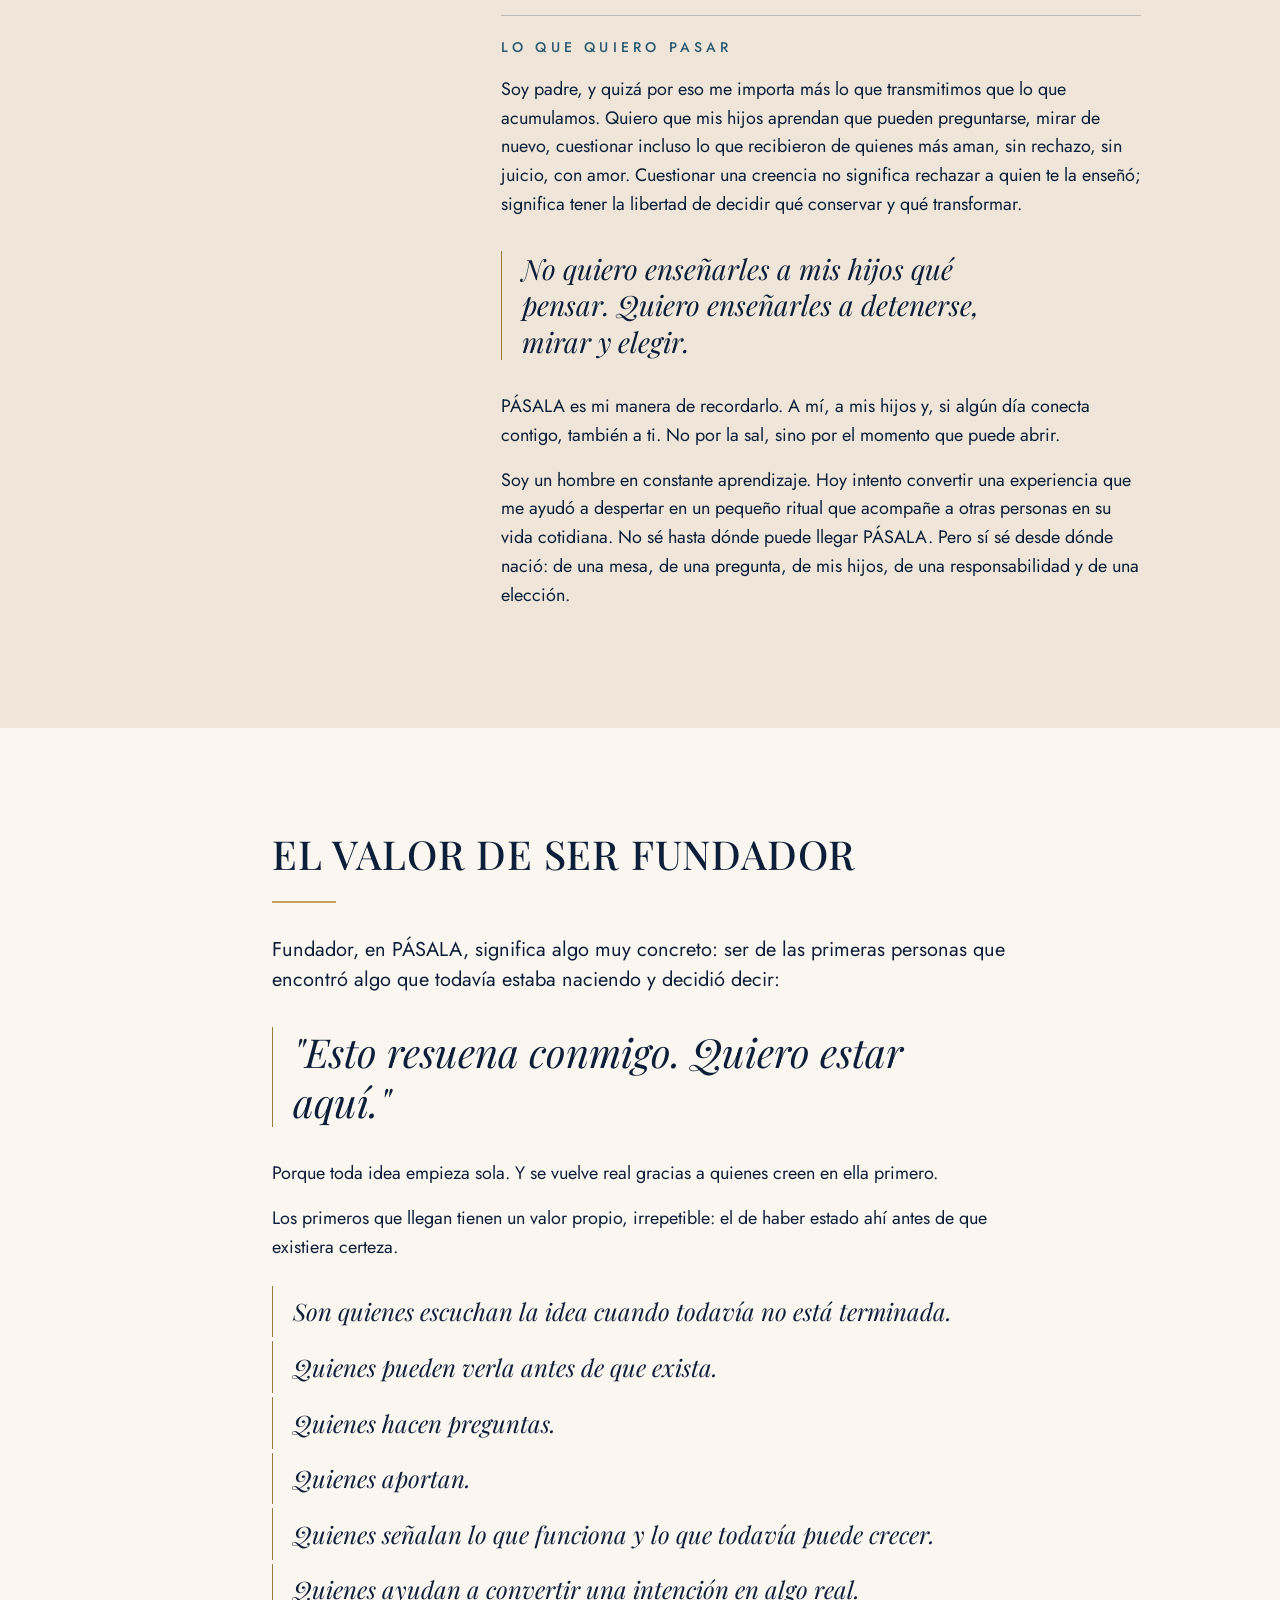
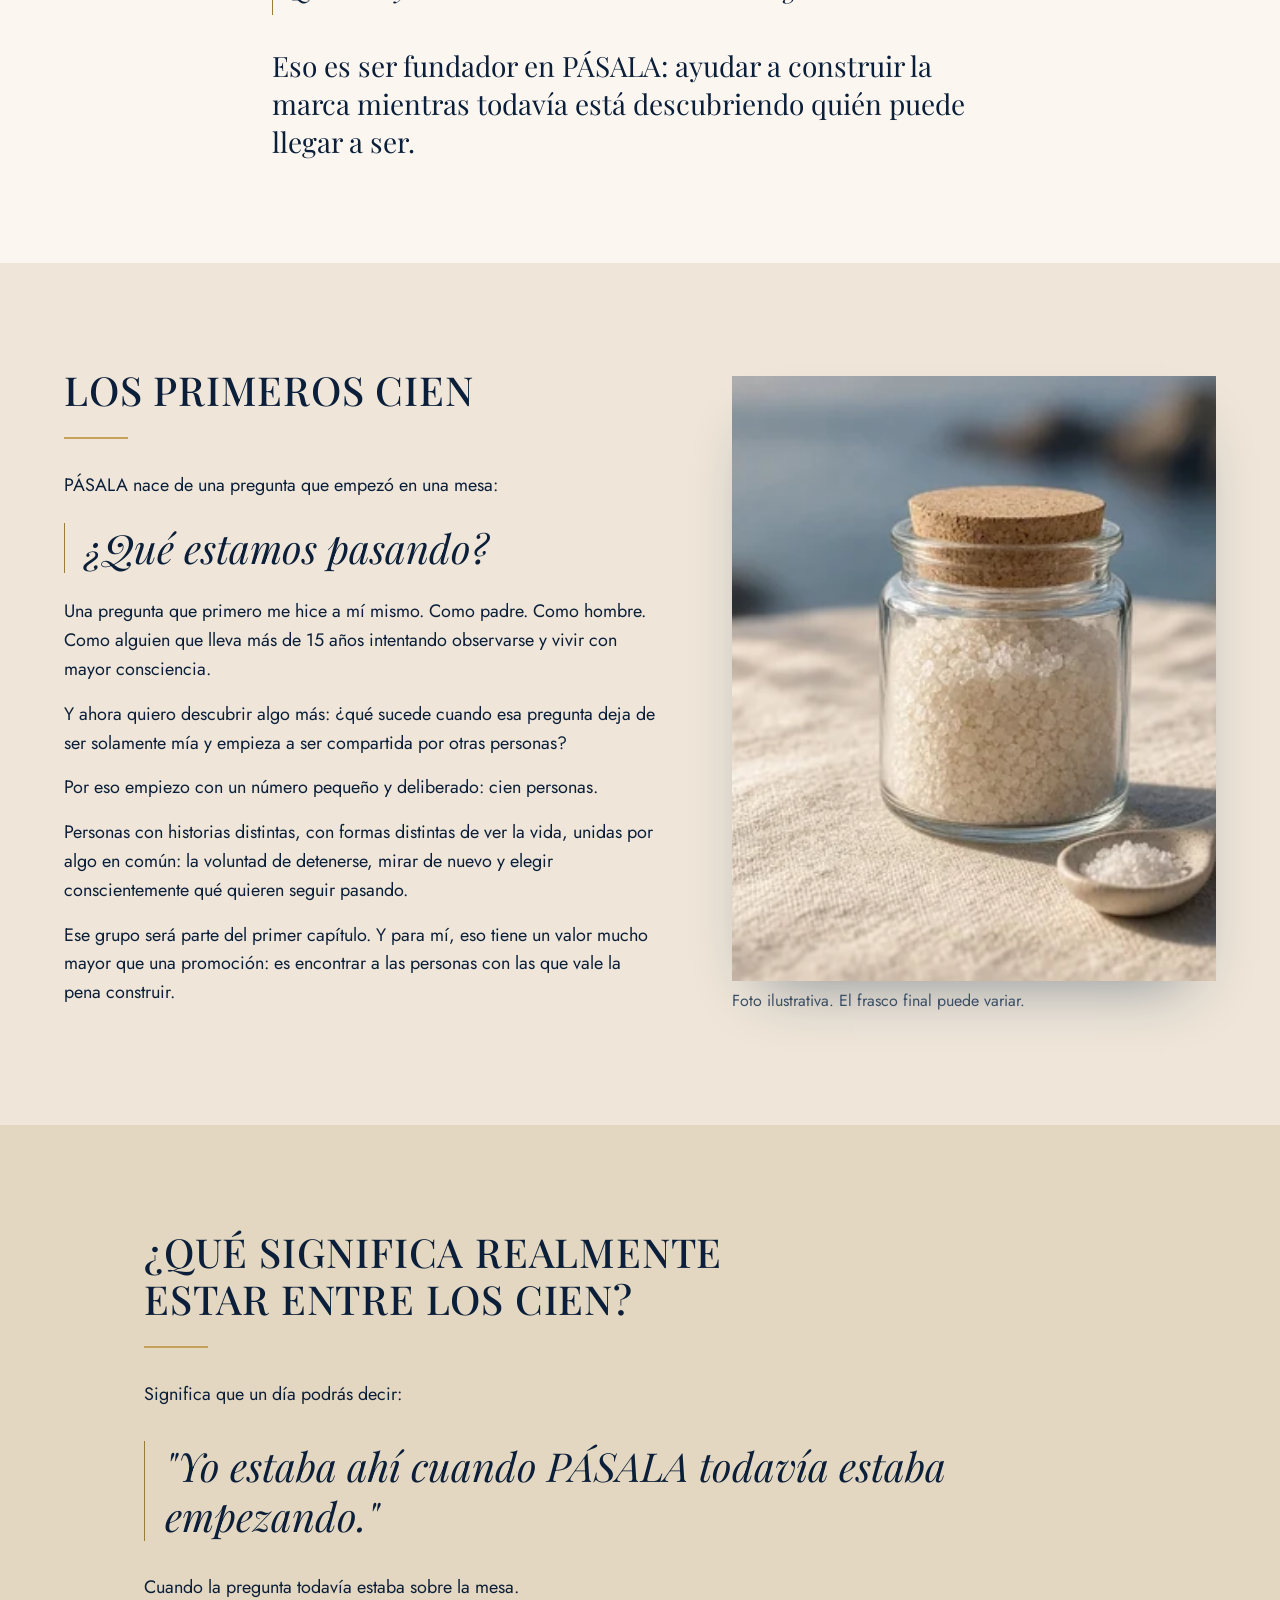
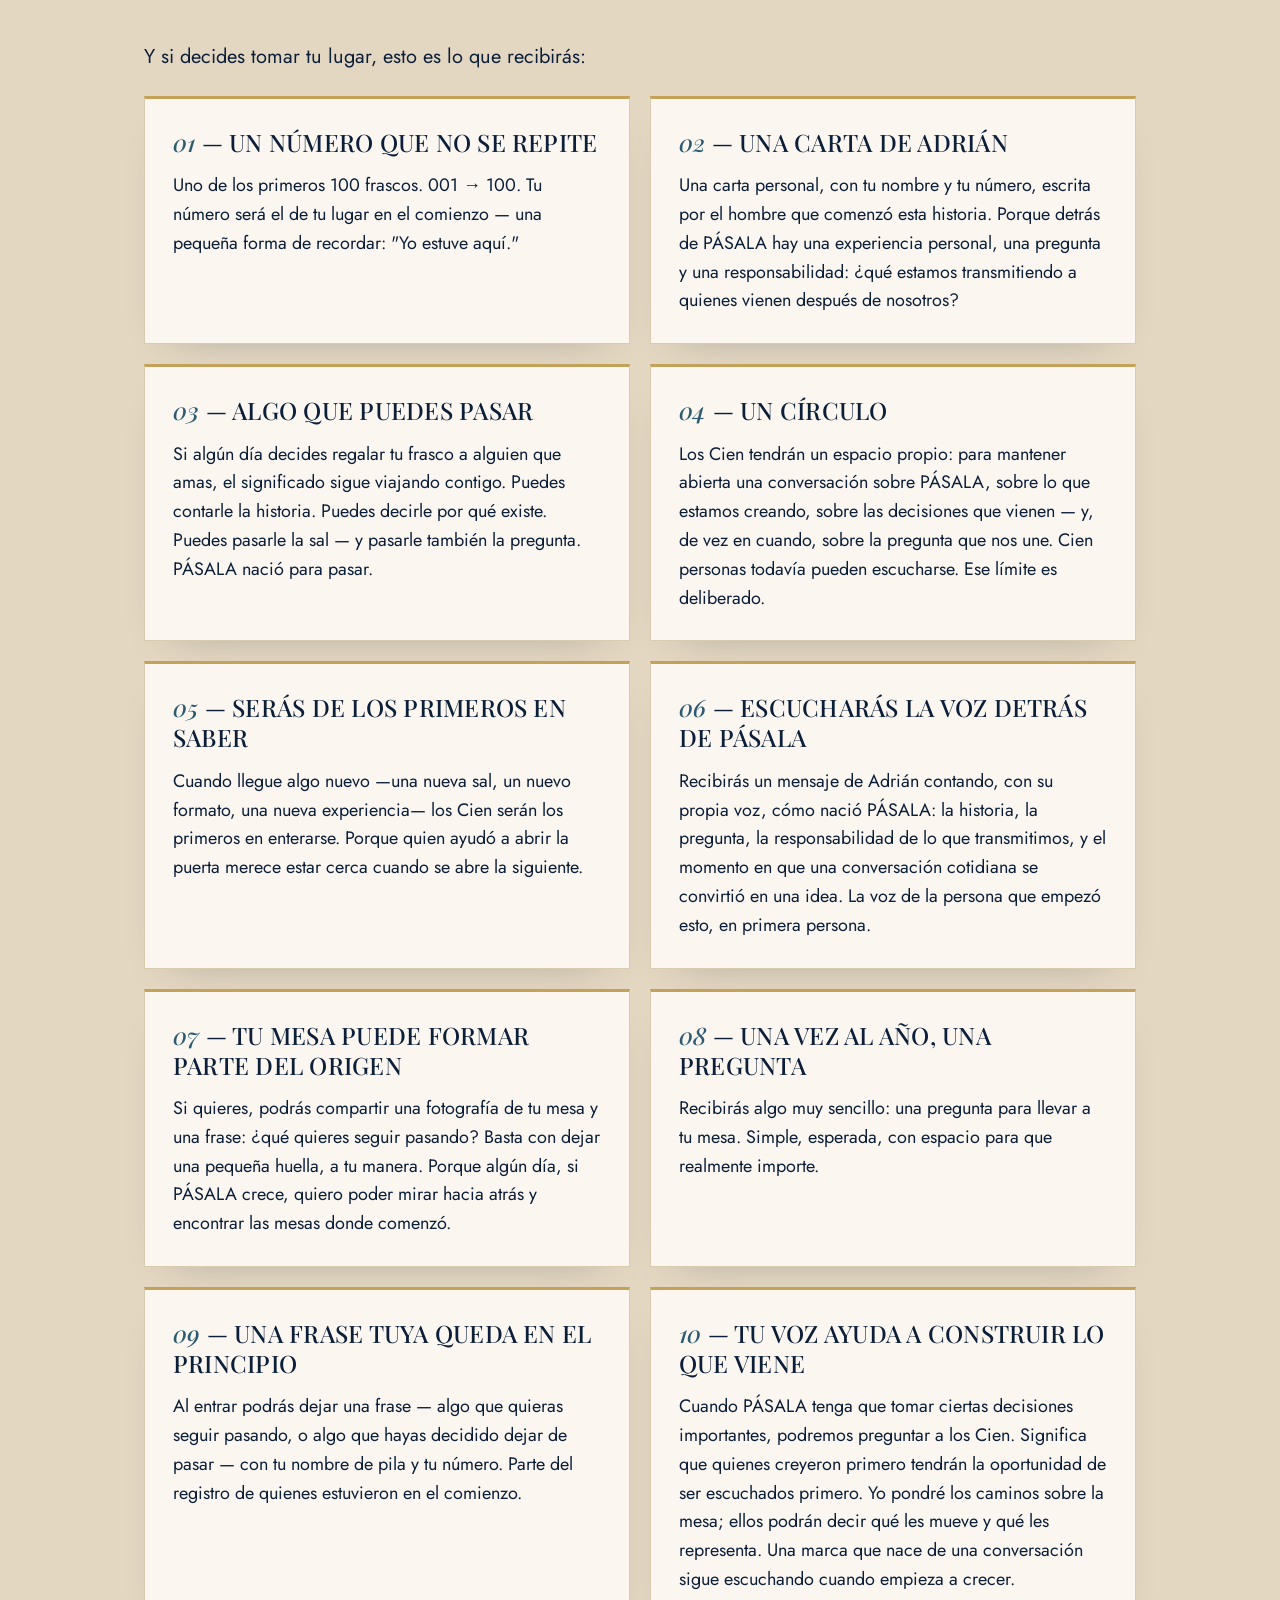
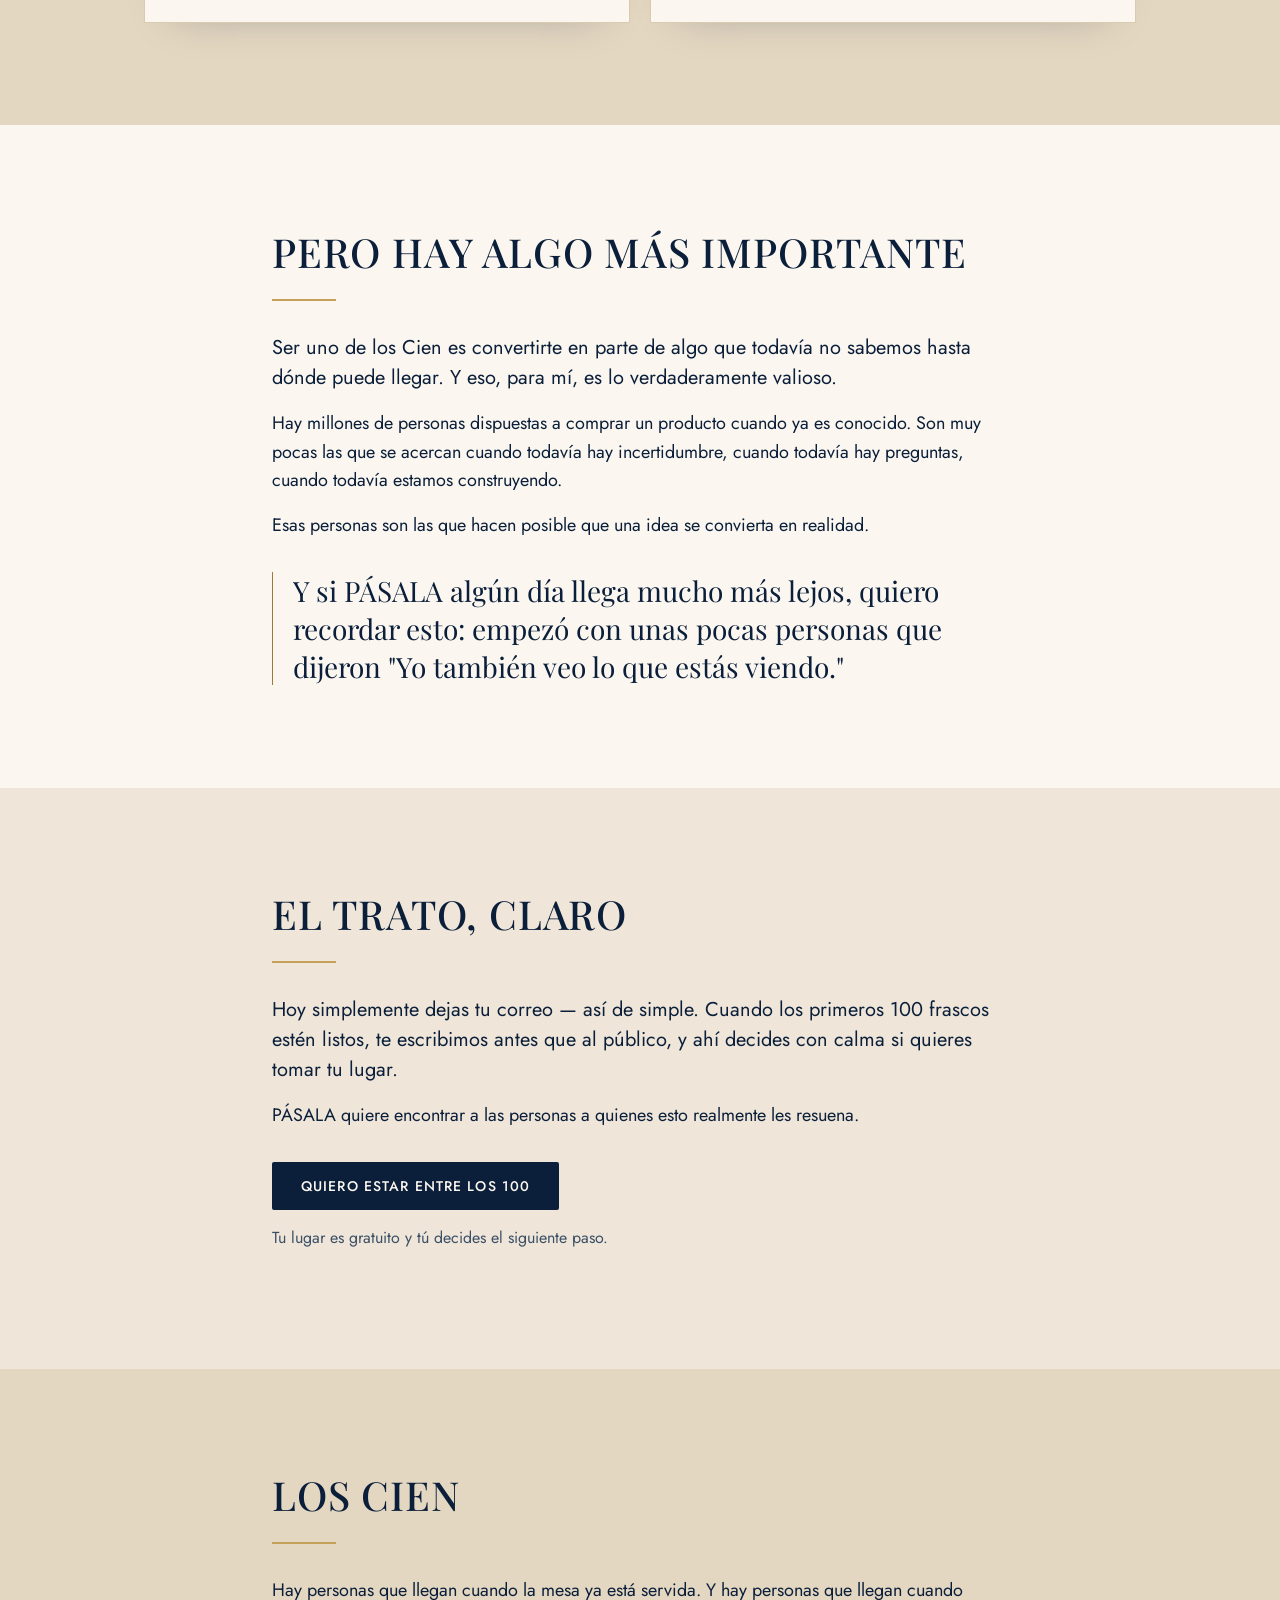
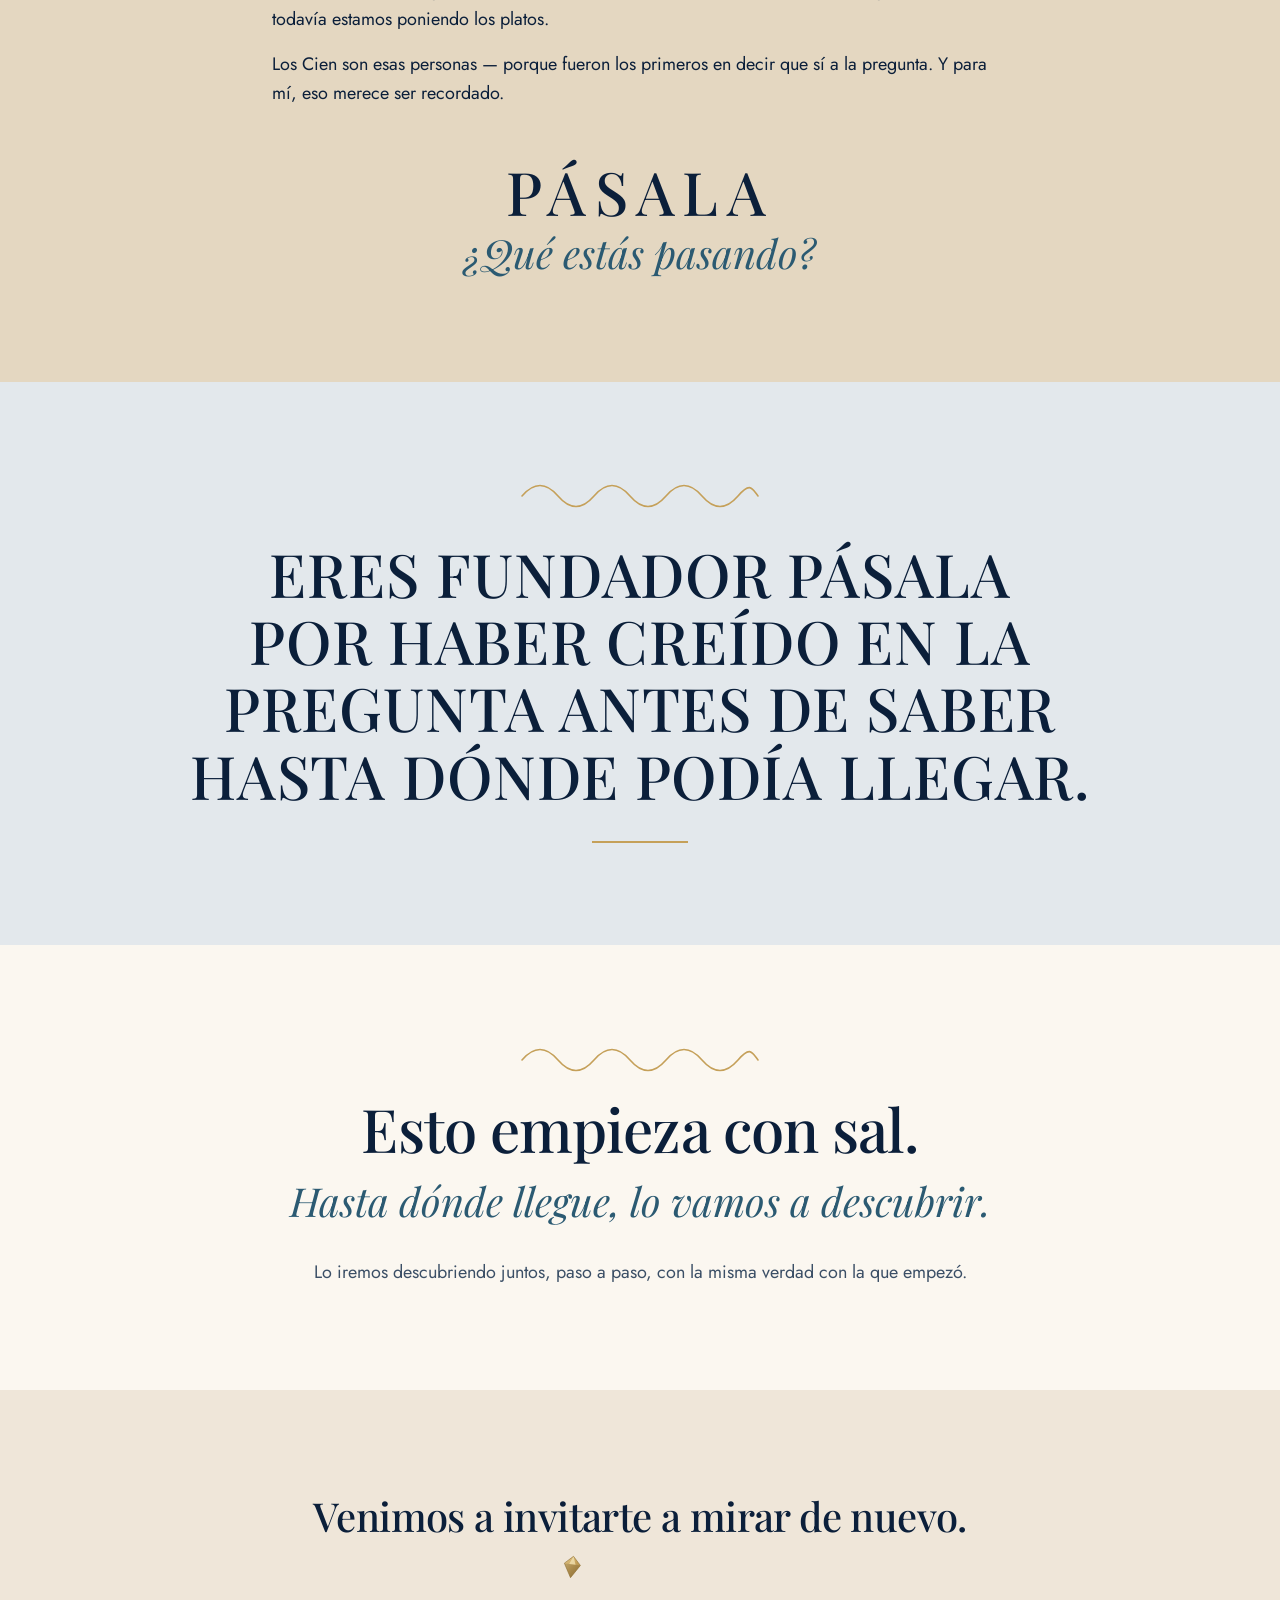
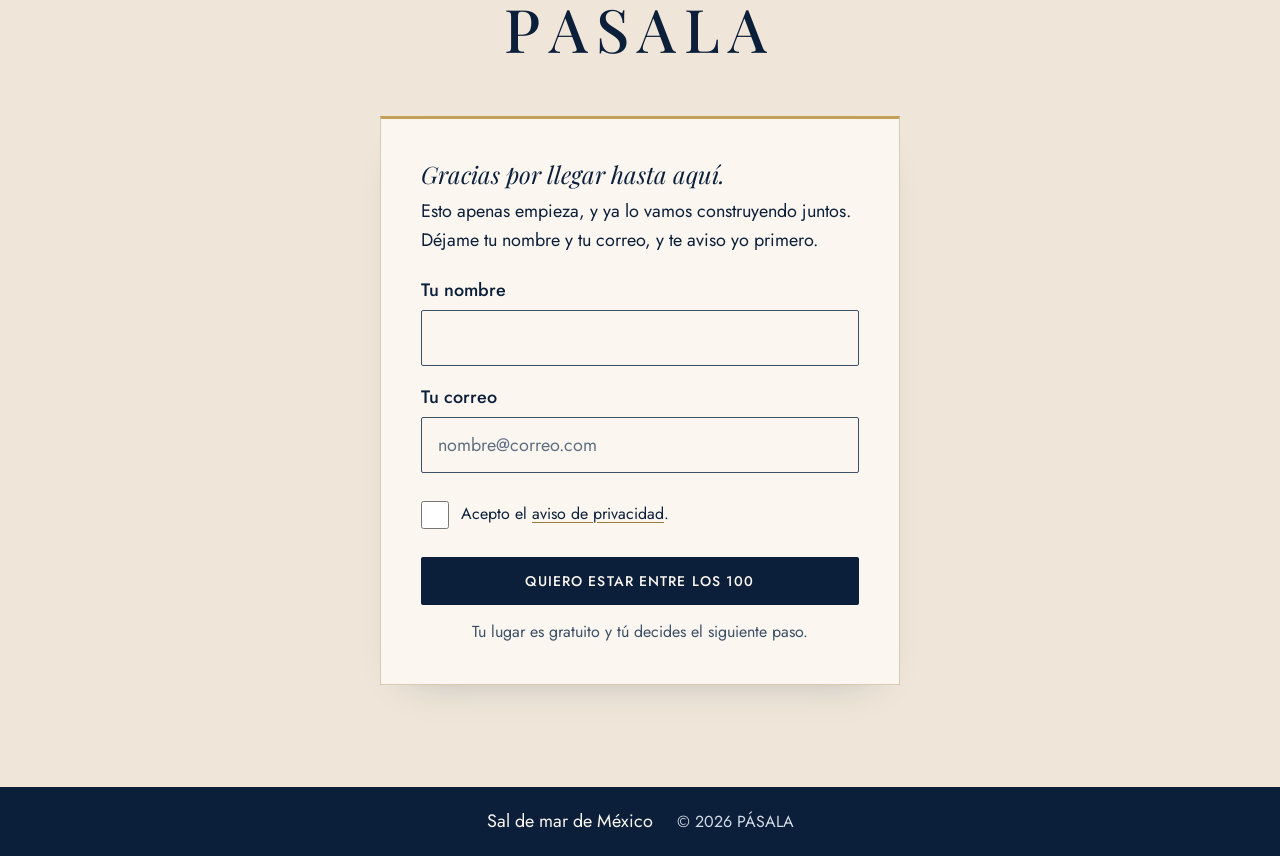
<file: vista-previa/index.html>
<!DOCTYPE html>
<html lang="es-MX" class="no-js">
<head>
<meta charset="UTF-8" />
<meta name="viewport" content="width=device-width, initial-scale=1, viewport-fit=cover, interactive-widget=resizes-content" />
<script>document.documentElement.className=document.documentElement.className.replace('no-js','js');</script>
<title>PÁSALA · ¿Y si miras de nuevo?</title>
<meta name="description" content="PÁSALA es una marca de sal de mar de México que usa un gesto cotidiano para invitarte a mirar de nuevo. Lista gratuita de los primeros 100: cien frascos numerados." />
<meta name="robots" content="noindex,nofollow">
<meta name="theme-color" content="#FBF7F0" />
<link rel="canonical" href="https://adriansahagunm.github.io/pasala-landing/" />

<meta property="og:type" content="website" />
<meta property="og:locale" content="es_MX" />
<meta property="og:site_name" content="PÁSALA" />
<meta property="og:url" content="https://adriansahagunm.github.io/pasala-landing/" />
<meta property="og:title" content="PÁSALA · ¿Y si miras de nuevo?" />
<meta property="og:description" content="Una marca de sal de mar de México que usa un gesto cotidiano para invitarte a mirar de nuevo. Cien frascos numerados. Lista gratuita." />
<meta property="og:image" content="https://adriansahagunm.github.io/pasala-landing/img/og.jpg" />
<meta property="og:image:width" content="1200" />
<meta property="og:image:height" content="630" />
<meta property="og:image:alt" content="Una mano deja caer granos de sal de mar sobre otra mano abierta, sobre lino claro" />
<meta name="twitter:card" content="summary_large_image" />
<meta name="twitter:title" content="PÁSALA · ¿Y si miras de nuevo?" />
<meta name="twitter:description" content="Una marca de sal de mar de México que usa un gesto cotidiano para invitarte a mirar de nuevo. Cien frascos numerados. Lista gratuita." />
<meta name="twitter:image" content="https://adriansahagunm.github.io/pasala-landing/img/og.jpg" />

<link rel="icon" href="favicon.svg" type="image/svg+xml" />
<link rel="icon" href="favicon-32.png" sizes="32x32" type="image/png" />
<link rel="apple-touch-icon" href="apple-touch-icon.png" />
<link rel="preload" href="fonts/playfair.woff2" as="font" type="font/woff2" crossorigin />
<link rel="preload" href="fonts/jost.woff2" as="font" type="font/woff2" crossorigin />
<link rel="stylesheet" href="styles.css" />
<script type="application/ld+json">
{"@context":"https://schema.org","@type":"Organization","name":"PÁSALA","url":"https://adriansahagunm.github.io/pasala-landing/","logo":"https://adriansahagunm.github.io/pasala-landing/apple-touch-icon.png","description":"Marca mexicana de sal de mar que usa un gesto cotidiano para invitarte a mirar de nuevo.","founder":{"@type":"Person","name":"Adrián Sahagún"}}
</script>
</head>
<body>

<a class="skip" href="#contenido">Ir al contenido</a>

<header class="nav" id="nav">
  <a class="brand" href="#inicio" aria-label="PÁSALA, inicio">
    <span class="brand__word" aria-hidden="true">P<span class="brand__a">A<svg class="brand__gem" viewBox="0 0 20 22" aria-hidden="true"><use href="#gem"/></svg></span>SALA</span>
  </a>
  <nav class="nav__links" id="navlinks" aria-label="Principal">
    <a href="#historia">La historia</a>
    <a href="#sal">La sal</a>
    <a href="#quien">Quién está detrás</a>
    <a href="#primeros">Los primeros 100</a>
  </nav>
  <button class="nav__toggle" id="navtoggle" type="button" aria-label="Abrir menú" aria-expanded="false" aria-controls="navlinks"><span></span><span></span></button>
</header>

<svg width="0" height="0" style="position:absolute" aria-hidden="true" focusable="false">
  <defs>
    <linearGradient id="goldg" x1="0" y1="0" x2="1" y2="1">
      <stop offset="0" stop-color="#E6CB8C"/><stop offset=".5" stop-color="#C5A059"/><stop offset="1" stop-color="#9C7A38"/>
    </linearGradient>
    <symbol id="wave" viewBox="0 0 240 24">
      <path d="M2 12 C 14 -2, 26 -2, 38 12 S 62 26, 74 12 S 98 -2, 110 12 S 134 26, 146 12 S 170 -2, 182 12 S 206 26, 218 12 S 232 4, 238 12" fill="none" stroke="currentColor" stroke-width="1.6" stroke-linecap="round"/>
    </symbol>
    <symbol id="gem" viewBox="0 0 20 22">
      <path d="M10 1l7.5 7.5L10 21 2.5 8.5z" fill="url(#goldg)"/>
      <path d="M10 1l3 7.5H7z" fill="#F3E3B5" opacity=".75"/>
      <path d="M2.5 8.5H17.5L10 21z" fill="#000" opacity=".12"/>
      <path d="M10 1l7.5 7.5L10 21 2.5 8.5z" fill="none" stroke="#8A6A2C" stroke-width=".5"/>
    </symbol>
  </defs>
</svg>

<main id="contenido">

<!-- 1 · UMBRAL -->
<section class="hero" id="inicio" aria-labelledby="h-hero">
  <picture class="hero__pic">
    <source type="image/webp" srcset="img/hero-hands-640.webp 640w, img/hero-hands-1080.webp 1080w, img/hero-hands-1600.webp 1600w, img/hero-hands-2560.webp 2560w" sizes="100vw" />
    <img src="img/hero-hands-1600.jpg" srcset="img/hero-hands-640.jpg 640w, img/hero-hands-1080.jpg 1080w, img/hero-hands-1600.jpg 1600w, img/hero-hands-2560.jpg 2560w" sizes="100vw" width="2560" height="1440" alt="Una mano deja caer granos de sal de mar gruesa sobre otra mano abierta, sobre lino claro" fetchpriority="high" decoding="async" />
  </picture>
  <div class="hero__veil"></div>
  <div class="hero__inner wrap">
    <h1 id="h-hero">¿Y si miras<br />de nuevo?</h1>
    <svg class="wave wave--hero" aria-hidden="true"><use href="#wave"/></svg>
    <p class="lead hero__lead">PÁSALA es una marca de sal de mar de México que usa un gesto cotidiano para invitarte a mirar de nuevo.</p>
    <p class="hero__cta"><a class="btn btn--navy" href="#lista">Quiero estar entre los 100</a></p>
    <p class="note hero__note">Tu lugar es gratuito y tú decides el siguiente paso.</p>
  </div>
</section>

<!-- 2 · LA PREGUNTA (la historia) -->
<section class="story paper sec" id="historia" aria-labelledby="h-historia">
  <div class="story__grid wrap">
    <div class="story__text">
      <p class="eyebrow reveal">La pregunta</p>
      <h2 id="h-historia" class="reveal">Empezó con una pregunta en la mesa.</h2>
      <span class="rule reveal" aria-hidden="true"></span>
      <div class="dialogue">
        <p class="reveal">Una niña prueba la comida de su mamá. «Está un poquito desabrida. ¿Me pasas la sal, por favor?»</p>
        <p class="reveal">Su mamá no se la pone en la mano. La deja sobre la mesa.</p>
        <p class="line reveal">—¿Por qué?</p>
        <p class="line reveal">—Porque pasar la sal directamente en la mano trae mala suerte.</p>
        <p class="line reveal">—¿Pero por qué?</p>
        <p class="line reveal">—Porque así me enseñaron.</p>
        <p class="reveal">La niña lo pensó un momento. «Tú cocinas con amor, y a mí me encanta tu comida. Si te doy la sal en la mano… ¿nos hacemos daño?»</p>
        <p class="reveal">La mamá guardó silencio. Luego sonrió.</p>
        <p class="line reveal">—Creo que es una creencia que tenemos. Quizá nunca nos detuvimos a preguntarnos si de verdad es cierta.</p>
        <p class="line reveal">—¿Podemos hacerlo diferente?</p>
        <p class="line reveal">—Cada vez que nos pasemos la sal, nos vamos a mirar a los ojos y lo vamos a hacer con amor.</p>
      </div>
    </div>
    <figure class="story__photo reveal">
      <picture>
        <source type="image/webp" srcset="img/historia-480.webp 480w, img/historia-800.webp 800w, img/historia-1027.webp 1027w" sizes="(min-width:900px) 40vw, 90vw" />
        <img src="img/historia-800.jpg" srcset="img/historia-480.jpg 480w, img/historia-800.jpg 800w, img/historia-1027.jpg 1027w" sizes="(min-width:900px) 40vw, 90vw" width="1027" height="1620" alt="Una mamá sonríe con la mejilla apoyada en la cabeza de su hija, que toca con los dedos granos de sal gruesa en un plato de cerámica sobre una mesa de madera" loading="lazy" decoding="async" />
      </picture>
    </figure>
  </div>
</section>

<!-- 3 · EL DESCUBRIMIENTO -->
<section class="found sec" id="descubrimiento" aria-labelledby="h-found">
  <div class="found__inner wrap">
    <p class="eyebrow reveal">El descubrimiento</p>
    <h2 id="h-found" class="reveal">Muchas cosas las recibimos y las seguimos pasando sin elegirlas.</h2>
    <p class="found__lead reveal">La mamá de la historia no hacía nada malo. Hacía lo que le enseñaron, como casi todos. Y lo que se recibe así no es solo la sal:</p>
    <ul class="found__list">
      <li class="reveal">una costumbre de mesa,</li>
      <li class="reveal">un miedo,</li>
      <li class="reveal">una forma de querer,</li>
      <li class="reveal">una manera de reaccionar,</li>
      <li class="reveal">una historia que ya nadie recuerda quién empezó.</li>
    </ul>
    <p class="found__close reveal">Darte cuenta no es un reproche para quien te lo dio. Es el primer momento en el que se puede elegir.</p>
  </div>
</section>

<!-- 4 · POR QUÉ SAL -->
<section class="salt sec" id="sal" aria-labelledby="h-sal">
  <div class="salt__grid wrap">
    <figure class="salt__photo reveal">
      <picture>
        <source type="image/webp" srcset="img/manos-480.webp 480w, img/manos-800.webp 800w, img/manos-1170.webp 1170w" sizes="(min-width:900px) 40vw, 90vw" />
        <img src="img/manos-800.jpg" srcset="img/manos-480.jpg 480w, img/manos-800.jpg 800w, img/manos-1170.jpg 1170w" sizes="(min-width:900px) 40vw, 90vw" width="1170" height="1620" alt="Unas manos sostienen un montón de sal de mar gruesa frente al mar; abajo, un cuenco de cerámica con más sal" loading="lazy" decoding="async" />
      </picture>
    </figure>
    <div class="salt__text">
      <p class="eyebrow reveal">Por qué sal</p>
      <h2 id="h-sal" class="reveal">Porque está en toda mesa.</h2>
      <span class="rule reveal" aria-hidden="true"></span>
      <p class="reveal">La sal no necesita presentación. Está en la cocina de cualquiera, en la comida del domingo y en la de un martes cualquiera. La vemos todos los días, tanto que dejamos de verla.</p>
      <p class="reveal">Es algo natural y vivo, y de algo parecido estamos hechos: llevamos sal en la sangre, en el sudor y en las lágrimas. La sal de mar suele conservar parte de los minerales y oligoelementos del agua de la que viene. No te prometemos efectos en la salud; solo que está ahí.</p>
      <p class="pull reveal">Del mar de México a tu mesa. De tu mesa, a alguien más.</p>
      <p class="reveal">Por eso sal: es de las pocas cosas que se pasan de mano en mano todos los días.</p>
    </div>
  </div>
</section>

<!-- 5 · EL GESTO -->
<section class="gesture" id="gesto" aria-labelledby="h-gesto">
  <picture class="gesture__pic">
    <source type="image/webp" srcset="img/mesa-640.webp 640w, img/mesa-1080.webp 1080w, img/mesa-1600.webp 1600w, img/mesa-2560.webp 2560w" sizes="100vw" />
    <img src="img/mesa-1080.jpg" srcset="img/mesa-640.jpg 640w, img/mesa-1080.jpg 1080w, img/mesa-1600.jpg 1600w, img/mesa-2560.jpg 2560w" sizes="100vw" width="2560" height="1440" alt="Dos personas acercan las manos a un frasco de vidrio con sal gruesa sobre una mesa con mantel de lino, frente al mar" loading="lazy" decoding="async" />
  </picture>
  <div class="gesture__veil"></div>
  <div class="gesture__text wrap sec">
    <p class="eyebrow reveal">El gesto</p>
    <h2 id="h-gesto" class="reveal">Cuando pasas la sal, no pasas solamente sal.</h2>
    <svg class="wave reveal" aria-hidden="true"><use href="#wave"/></svg>
    <p class="reveal">Pasas costumbres. Miedos. Formas de querer. Historias que ni recuerdas quién comenzó.</p>
    <p class="gesture__q reveal">¿Qué estás pasando?</p>
    <p class="reveal">No es «qué te pasa». Es qué le pasas a quien tienes al lado. La sal no cambia a nadie; solo nos recuerda que podemos elegir.</p>
  </div>
</section>

<!-- 6 · QUIÉN ESTÁ DETRÁS -->
<section class="who paper sec" id="quien" aria-labelledby="h-quien">
  <div class="who__grid wrap">
    <figure class="who__photo reveal">
      <div class="who__portrait">
        <picture>
          <source type="image/webp" srcset="img/adrian2-463.webp 463w, img/adrian2-927.webp 927w" sizes="(min-width:900px) 360px, 300px" />
          <img src="img/adrian2-463.png" srcset="img/adrian2-463.png 463w, img/adrian2-927.png 927w" sizes="(min-width:900px) 360px, 300px" width="927" height="1579" alt="Retrato de Adrián Sahagún, fundador de PÁSALA: de medio cuerpo, con camisa blanca, sonriendo a la cámara" loading="lazy" decoding="async" />
        </picture>
      </div>
      <figcaption class="note">Adrián Sahagún</figcaption>
    </figure>
    <div class="who__text">
      <p class="eyebrow reveal">Quién está detrás</p>
      <h2 id="h-quien" class="reveal">Lo que empecé a ver cuando me hice papá</h2>
      <p class="pull reveal">Cuando nacieron mis hijos, empecé a preguntarme no solamente qué les estaba dando, sino qué les estaba pasando.</p>
      <p class="reveal">No me refiero solamente a lo que les doy. Me refiero a lo que ven. A lo que escuchan. A la manera en que reacciono. A mis miedos. A mis creencias. A mis costumbres. A las cosas que hago automáticamente sin detenerme a preguntar de dónde vienen.</p>
      <p class="reveal">Porque entendí algo que cambió profundamente mi manera de vivir: muchas de las cosas que transmitimos no las elegimos. Simplemente las recibimos. Y las seguimos pasando.</p>

      <h3 class="reveal">Quince años mirándome</h3>
      <p class="reveal">Hace más de 15 años comencé un camino personal de autoconocimiento. No empezó con una marca. No empezó con la sal. Empezó conmigo. Con aprender a observarme, a reconocer mis patrones, a preguntarme por qué pienso lo que pienso y qué hay detrás de las cosas que doy por ciertas.</p>
      <p class="reveal">El verdadero trabajo no consiste en encontrar respuestas para decirle a los demás cómo vivir; consiste primero en aprender a mirarte a ti mismo. Y cuando tienes hijos, esa mirada adquiere otra dimensión: ya no solo trabajas en ti, ves qué parte de ti estás dejando en ellos.</p>

      <h3 class="reveal">El momento</h3>
      <p class="reveal">PÁSALA nació en una mesa, con uno de mis hijos. La historia que cuento arriba está basada en algo que realmente ocurrió, aunque he cambiado a los personajes.</p>
      <p class="reveal">No quise decirle que la creencia era absurda, sino enseñarle algo más importante: podemos detenernos, mirar aquello que hacemos, preguntarnos de dónde viene, y después elegir. Podíamos simplemente poner la sal sobre la mesa, como siempre. O podíamos mirarnos, pasarla y hacerlo desde el amor.</p>
      <p class="reveal">Ese gesto se volvió para mí una metáfora: pasamos palabras, miedos, costumbres, formas de amar, maneras de reaccionar, creencias, historias que ni recordamos quién comenzó. ¿Esto que estoy pasando realmente lo quiero seguir pasando?</p>

      <h3 class="reveal">Por qué existe PÁSALA</h3>
      <p class="reveal">No nació porque yo quisiera una marca de sal, sino porque encontré en la sal un lugar sencillo para hacer una pausa. Está en nuestra mesa, en nuestros rituales; precisamente por tan cotidiana puede ser un recordatorio: un segundo para mirar, preguntar y elegir.</p>
      <p class="reveal">No quiero decirte qué pensar. No quiero decirte qué creencia abandonar ni cómo vivir. Quiero invitarte a observar. Porque cuando observas aparece algo que antes no estaba: elegir. Y para mí ahí empieza la libertad.</p>

      <h3 class="reveal">Lo que quiero pasar</h3>
      <p class="reveal">Soy padre, y quizá por eso me importa más lo que transmitimos que lo que acumulamos. Quiero que mis hijos aprendan que pueden preguntarse, mirar de nuevo, cuestionar incluso lo que recibieron de quienes más aman, sin rechazo, sin juicio, con amor. Cuestionar una creencia no significa rechazar a quien te la enseñó; significa tener la libertad de decidir qué conservar y qué transformar.</p>
      <p class="pull reveal">No quiero enseñarles a mis hijos qué pensar. Quiero enseñarles a detenerse, mirar y elegir.</p>
      <p class="reveal">PÁSALA es mi manera de recordarlo. A mí, a mis hijos y, si algún día conecta contigo, también a ti. No por la sal, sino por el momento que puede abrir.</p>
      <p class="reveal">Soy un hombre en constante aprendizaje. Hoy intento convertir una experiencia que me ayudó a despertar en un pequeño ritual que acompañe a otras personas en su vida cotidiana. No sé hasta dónde puede llegar PÁSALA. Pero sí sé desde dónde nació: de una mesa, de una pregunta, de mis hijos, de una responsabilidad y de una elección.</p>
    </div>
  </div>
</section>

<!-- 7a · EL VALOR DE SER FUNDADOR -->
<section class="fv sec" id="primeros" aria-labelledby="h-valor">
  <div class="fv__inner wrap">
    <h2 id="h-valor" class="reveal fh">EL VALOR DE SER FUNDADOR</h2>
    <p class="reveal fv__lead">Fundador, en PÁSALA, significa algo muy concreto: ser de las primeras personas que encontró algo que todavía estaba naciendo y decidió decir:</p>
    <p class="reveal fv__quote">"Esto resuena conmigo. Quiero estar aquí."</p>
    <p class="reveal">Porque toda idea empieza sola. Y se vuelve real gracias a quienes creen en ella primero.</p>
    <p class="reveal">Los primeros que llegan tienen un valor propio, irrepetible: el de haber estado ahí antes de que existiera certeza.</p>
    <ul class="fv__list">
      <li class="reveal">Son quienes escuchan la idea cuando todavía no está terminada.</li>
      <li class="reveal">Quienes pueden verla antes de que exista.</li>
      <li class="reveal">Quienes hacen preguntas.</li>
      <li class="reveal">Quienes aportan.</li>
      <li class="reveal">Quienes señalan lo que funciona y lo que todavía puede crecer.</li>
      <li class="reveal">Quienes ayudan a convertir una intención en algo real.</li>
    </ul>
    <p class="reveal fv__close">Eso es ser fundador en PÁSALA: ayudar a construir la marca mientras todavía está descubriendo quién puede llegar a ser.</p>
  </div>
</section>

<!-- 7b · LOS PRIMEROS CIEN -->
<section class="fc sec" id="cien" aria-labelledby="h-cien">
  <div class="fc__grid wrap">
    <div class="fc__text">
      <h2 id="h-cien" class="reveal fh">LOS PRIMEROS CIEN</h2>
      <p class="reveal">PÁSALA nace de una pregunta que empezó en una mesa:</p>
      <p class="reveal fc__ask">¿Qué estamos pasando?</p>
      <p class="reveal">Una pregunta que primero me hice a mí mismo. Como padre. Como hombre. Como alguien que lleva más de 15 años intentando observarse y vivir con mayor consciencia.</p>
      <p class="reveal">Y ahora quiero descubrir algo más: ¿qué sucede cuando esa pregunta deja de ser solamente mía y empieza a ser compartida por otras personas?</p>
      <p class="reveal">Por eso empiezo con un número pequeño y deliberado: cien personas.</p>
      <p class="reveal">Personas con historias distintas, con formas distintas de ver la vida, unidas por algo en común: la voluntad de detenerse, mirar de nuevo y elegir conscientemente qué quieren seguir pasando.</p>
      <p class="reveal">Ese grupo será parte del primer capítulo. Y para mí, eso tiene un valor mucho mayor que una promoción: es encontrar a las personas con las que vale la pena construir.</p>
    </div>
    <figure class="fc__photo reveal">
      <picture>
        <source type="image/webp" srcset="img/jar-640.webp 640w, img/jar-1080.webp 1080w, img/jar-1600.webp 1600w" sizes="(min-width:900px) 40vw, 90vw" />
        <img src="img/jar-1080.jpg" srcset="img/jar-640.jpg 640w, img/jar-1080.jpg 1080w, img/jar-1600.jpg 1600w" sizes="(min-width:900px) 40vw, 90vw" width="2560" height="1440" alt="Frasco de vidrio con sal de mar gruesa y tapa de corcho, sobre un mantel de lino, junto a una cucharita" loading="lazy" decoding="async" />
      </picture>
      <figcaption class="note">Foto ilustrativa. El frasco final puede variar.</figcaption>
    </figure>
  </div>
</section>

<!-- 7c · ¿QUÉ SIGNIFICA REALMENTE ESTAR ENTRE LOS CIEN? -->
<section class="fb sec" id="cien-significa" aria-labelledby="h-sig">
  <div class="fb__inner wrap">
    <h2 id="h-sig" class="reveal fh">¿QUÉ SIGNIFICA REALMENTE ESTAR ENTRE LOS CIEN?</h2>
    <div class="fb__intro">
      <p class="reveal">Significa que un día podrás decir:</p>
      <p class="reveal fv__quote">"Yo estaba ahí cuando PÁSALA todavía estaba empezando."</p>
      <p class="reveal">Cuando la pregunta todavía estaba sobre la mesa.</p>
    </div>
    <p class="reveal fb__lead">Y si decides tomar tu lugar, esto es lo que recibirás:</p>
    <ol class="bens">
      <li class="ben reveal">
        <h3 class="ben__t"><span class="ben__n">01</span> — UN NÚMERO QUE NO SE REPITE</h3>
        <p class="ben__d">Uno de los primeros 100 frascos. 001 → 100. Tu número será el de tu lugar en el comienzo — una pequeña forma de recordar: "Yo estuve aquí."</p>
      </li>
      <li class="ben reveal">
        <h3 class="ben__t"><span class="ben__n">02</span> — UNA CARTA DE ADRIÁN</h3>
        <p class="ben__d">Una carta personal, con tu nombre y tu número, escrita por el hombre que comenzó esta historia. Porque detrás de PÁSALA hay una experiencia personal, una pregunta y una responsabilidad: ¿qué estamos transmitiendo a quienes vienen después de nosotros?</p>
      </li>
      <li class="ben reveal">
        <h3 class="ben__t"><span class="ben__n">03</span> — ALGO QUE PUEDES PASAR</h3>
        <p class="ben__d">Si algún día decides regalar tu frasco a alguien que amas, el significado sigue viajando contigo. Puedes contarle la historia. Puedes decirle por qué existe. Puedes pasarle la sal — y pasarle también la pregunta. PÁSALA nació para pasar.</p>
      </li>
      <li class="ben reveal">
        <h3 class="ben__t"><span class="ben__n">04</span> — UN CÍRCULO</h3>
        <p class="ben__d">Los Cien tendrán un espacio propio: para mantener abierta una conversación sobre PÁSALA, sobre lo que estamos creando, sobre las decisiones que vienen — y, de vez en cuando, sobre la pregunta que nos une. Cien personas todavía pueden escucharse. Ese límite es deliberado.</p>
      </li>
      <li class="ben reveal">
        <h3 class="ben__t"><span class="ben__n">05</span> — SERÁS DE LOS PRIMEROS EN SABER</h3>
        <p class="ben__d">Cuando llegue algo nuevo —una nueva sal, un nuevo formato, una nueva experiencia— los Cien serán los primeros en enterarse. Porque quien ayudó a abrir la puerta merece estar cerca cuando se abre la siguiente.</p>
      </li>
      <li class="ben reveal">
        <h3 class="ben__t"><span class="ben__n">06</span> — ESCUCHARÁS LA VOZ DETRÁS DE PÁSALA</h3>
        <p class="ben__d">Recibirás un mensaje de Adrián contando, con su propia voz, cómo nació PÁSALA: la historia, la pregunta, la responsabilidad de lo que transmitimos, y el momento en que una conversación cotidiana se convirtió en una idea. La voz de la persona que empezó esto, en primera persona.</p>
      </li>
      <li class="ben reveal">
        <h3 class="ben__t"><span class="ben__n">07</span> — TU MESA PUEDE FORMAR PARTE DEL ORIGEN</h3>
        <p class="ben__d">Si quieres, podrás compartir una fotografía de tu mesa y una frase: ¿qué quieres seguir pasando? Basta con dejar una pequeña huella, a tu manera. Porque algún día, si PÁSALA crece, quiero poder mirar hacia atrás y encontrar las mesas donde comenzó.</p>
      </li>
      <li class="ben reveal">
        <h3 class="ben__t"><span class="ben__n">08</span> — UNA VEZ AL AÑO, UNA PREGUNTA</h3>
        <p class="ben__d">Recibirás algo muy sencillo: una pregunta para llevar a tu mesa. Simple, esperada, con espacio para que realmente importe.</p>
      </li>
      <li class="ben reveal">
        <h3 class="ben__t"><span class="ben__n">09</span> — UNA FRASE TUYA QUEDA EN EL PRINCIPIO</h3>
        <p class="ben__d">Al entrar podrás dejar una frase — algo que quieras seguir pasando, o algo que hayas decidido dejar de pasar — con tu nombre de pila y tu número. Parte del registro de quienes estuvieron en el comienzo.</p>
      </li>
      <li class="ben reveal">
        <h3 class="ben__t"><span class="ben__n">10</span> — TU VOZ AYUDA A CONSTRUIR LO QUE VIENE</h3>
        <p class="ben__d">Cuando PÁSALA tenga que tomar ciertas decisiones importantes, podremos preguntar a los Cien. Significa que quienes creyeron primero tendrán la oportunidad de ser escuchados primero. Yo pondré los caminos sobre la mesa; ellos podrán decir qué les mueve y qué les representa. Una marca que nace de una conversación sigue escuchando cuando empieza a crecer.</p>
      </li>
    </ol>
  </div>
</section>

<!-- 7d · PERO HAY ALGO MÁS IMPORTANTE -->
<section class="fm sec" id="mas-importante" aria-labelledby="h-pero">
  <div class="fm__inner wrap">
    <h2 id="h-pero" class="reveal fh">PERO HAY ALGO MÁS IMPORTANTE</h2>
    <p class="reveal fv__lead">Ser uno de los Cien es convertirte en parte de algo que todavía no sabemos hasta dónde puede llegar. Y eso, para mí, es lo verdaderamente valioso.</p>
    <p class="reveal">Hay millones de personas dispuestas a comprar un producto cuando ya es conocido. Son muy pocas las que se acercan cuando todavía hay incertidumbre, cuando todavía hay preguntas, cuando todavía estamos construyendo.</p>
    <p class="reveal">Esas personas son las que hacen posible que una idea se convierta en realidad.</p>
    <p class="reveal fv__close fm__close">Y si PÁSALA algún día llega mucho más lejos, quiero recordar esto: empezó con unas pocas personas que dijeron "Yo también veo lo que estás viendo."</p>
  </div>
</section>

<!-- 7e · EL TRATO, CLARO (botón tras los primeros 100) -->
<section class="ft sec" id="trato" aria-labelledby="h-trato">
  <div class="ft__inner wrap">
    <h2 id="h-trato" class="reveal fh">EL TRATO, CLARO</h2>
    <p class="reveal fv__lead">Hoy simplemente dejas tu correo — así de simple. Cuando los primeros 100 frascos estén listos, te escribimos antes que al público, y ahí decides con calma si quieres tomar tu lugar.</p>
    <p class="reveal">PÁSALA quiere encontrar a las personas a quienes esto realmente les resuena.</p>
    <p class="reveal ft__cta"><a class="btn btn--navy" href="#lista">Quiero estar entre los 100</a></p>
    <p class="note reveal">Tu lugar es gratuito y tú decides el siguiente paso.</p>
  </div>
</section>

<!-- 7f · LOS CIEN -->
<section class="fl sec" id="los-cien" aria-labelledby="h-loscien">
  <div class="fl__inner wrap">
    <h2 id="h-loscien" class="reveal fh">LOS CIEN</h2>
    <p class="reveal">Hay personas que llegan cuando la mesa ya está servida. Y hay personas que llegan cuando todavía estamos poniendo los platos.</p>
    <p class="reveal">Los Cien son esas personas — porque fueron los primeros en decir que sí a la pregunta. Y para mí, eso merece ser recordado.</p>
    <p class="reveal fl__sign"><span class="fl__brand">PÁSALA</span><br /><span class="fl__q">¿Qué estás pasando?</span></p>
  </div>
</section>

<!-- 7g · FRASE CENTRAL -->
<section class="fk sec" id="fundador" aria-labelledby="h-fk">
  <div class="fk__inner wrap">
    <svg class="wave wave--gold reveal" aria-hidden="true"><use href="#wave"/></svg>
    <h2 id="h-fk" class="reveal fk__t">ERES FUNDADOR PÁSALA POR HABER CREÍDO EN LA PREGUNTA ANTES DE SABER HASTA DÓNDE PODÍA LLEGAR.</h2>
  </div>
</section>

<!-- 8 · FUTURO -->
<section class="future paper sec" id="futuro" aria-labelledby="h-futuro">
  <div class="future__inner wrap">
    <svg class="wave wave--gold reveal" aria-hidden="true"><use href="#wave"/></svg>
    <h2 id="h-futuro" class="reveal">Esto empieza con sal.</h2>
    <p class="future__q reveal">Hasta dónde llegue, lo vamos a descubrir.</p>
    <p class="reveal">Lo iremos descubriendo juntos, paso a paso, con la misma verdad con la que empezó.</p>
  </div>
</section>

<!-- 9 · CIERRE -->
<section class="waitlist sec" id="lista" aria-labelledby="h-lista">
  <div class="wrap waitlist__inner">
    <h2 id="h-lista" class="reveal">Venimos a invitarte a mirar de nuevo.</h2>
    <span class="brand__word brand__word--lg reveal" role="img" aria-label="PÁSALA">P<span class="brand__a">A<svg class="brand__gem" viewBox="0 0 20 22" aria-hidden="true"><use href="#gem"/></svg></span>SALA</span>
    <div class="formbox reveal">
      <div class="formbox__intro" id="form-intro">
        <h3 class="formbox__t">Gracias por llegar hasta aquí.</h3>
        <p>Esto apenas empieza, y ya lo vamos construyendo juntos. Déjame tu nombre y tu correo, y te aviso yo primero.</p>
      </div>
      <form id="waitlist" novalidate autocomplete="on">
        <div class="field">
          <label for="nombre">Tu nombre</label>
          <input id="nombre" name="name" type="text" autocomplete="name" autocapitalize="words" enterkeyhint="next" spellcheck="false" required aria-describedby="nombre-err" />
          <small class="err" id="nombre-err" role="alert" hidden></small>
        </div>
        <div class="field">
          <label for="email">Tu correo</label>
          <input id="email" name="email" type="email" inputmode="email" autocomplete="email" autocapitalize="none" enterkeyhint="next" spellcheck="false" placeholder="nombre@correo.com" required aria-describedby="email-err" />
          <small class="err" id="email-err" role="alert" hidden></small>
        </div>
        <input class="hp" type="text" name="website" tabindex="-1" autocomplete="off" aria-hidden="true" />
        <div class="field field--check">
          <input id="consent-box" name="consent" type="checkbox" required aria-describedby="consent-err" />
          <!-- MARCADOR: el aviso de privacidad aún no existe (TODO-datos-v3.md #6). Sustituir href="#aviso-privacidad" por la URL real cuando esté redactado y revisado. -->
          <label for="consent-box">Acepto el <a href="#aviso-privacidad" data-pendiente="aviso-de-privacidad">aviso de privacidad</a>.</label>
          <small class="err" id="consent-err" role="alert" hidden></small>
        </div>
        <button class="btn btn--navy btn--block" type="submit" id="submitbtn">Quiero estar entre los 100</button>
        <p class="note formbox__free">Tu lugar es gratuito y tú decides el siguiente paso.</p>
        <p class="form-error" id="form-error" role="alert" hidden></p>
        <noscript><p class="form-error">Para apuntarte, activa JavaScript en tu navegador y vuelve a esta página.</p></noscript>
      </form>
      <div class="thanks" id="thanks" hidden tabindex="-1" role="status">
        <svg class="gem-lg" viewBox="0 0 20 22" aria-hidden="true"><use href="#gem"/></svg>
        <p class="thanks__t">Gracias por confiar.</p>
        <p class="thanks__d">Ya estás dentro. Vamos avanzando juntos, y en cuanto haya algo que contarte, te escribo yo.</p>
        <p class="thanks__sign">Adrián</p>
      </div>
    </div>
  </div>
</section>

</main>

<footer class="footer">
  <div class="wrap footer__inner">
    <p>Sal de mar de México</p>
    <p class="note">© 2026 PÁSALA</p>
  </div>
</footer>

<script src="main.js"></script>
</body>
</html>
</file>
<file: styles.css>
/* PÁSALA landing v2 · Playfair Display (títulos, citas, diálogo) + Jost (todo lo demás)
   Escala tipográfica corta en variables. Cuerpo mínimo 16 px.
   Mayúsculas SOLO en: navegación, botones y UN estilo de eyebrow. */
@font-face{font-family:"Playfair Display";src:url(fonts/playfair.woff2) format("woff2");font-weight:400 900;font-style:normal;font-display:swap}
@font-face{font-family:"Playfair Display";src:url(fonts/playfair-italic.woff2) format("woff2");font-weight:400 900;font-style:italic;font-display:swap}
@font-face{font-family:"Jost";src:url(fonts/jost.woff2) format("woff2");font-weight:300 600;font-style:normal;font-display:swap}

:root{
  /* paleta */
  --cream:#EFE6D9;
  --navy:#0B1F3A;
  --navy-deep:#071429;
  --slate:#2B5A72;       /* pizarra oscurecida: 6.05:1 sobre crema (antes #4A7C92 = 3.70:1) */
  --ink-soft:#3B4F66;    /* texto secundario sobre crema: 6.8:1 */
  --gold:#C5A059;
  --gold-hi:#E6CB8C;
  --white:#FBF7F0;
  --error:#8A3B1E;       /* 6.2:1 sobre crema */

  /* familias (solo 2) */
  --serif:"Playfair Display",Georgia,"Times New Roman",serif;
  --sans:"Jost","Helvetica Neue",Arial,sans-serif;

  /* escala tipográfica: 9 tamaños (editorial: titulares grandes, itálica Playfair en citas) */
  --fs-caps:.875rem;                               /* 14 · nav, botones, eyebrow (mayúsculas) */
  --fs-sm:1rem;                                    /* 16 · notas, etiquetas */
  --fs-body:1.125rem;                              /* 18 · texto */
  --fs-lead:1.25rem;                               /* 20 · subtítulo */
  --fs-h3:1.5rem;                                  /* 24 · diálogo, logotipo, frase de gracias */
  --fs-quote:1.75rem;                              /* 28 · cierre de historia, menú móvil */
  --fs-ask:clamp(1.75rem,1rem + 2.4vw,2.5rem);     /* 28–40 · la pregunta del gesto (itálica) */
  --fs-h2:clamp(2.25rem,1.3rem + 3.6vw,3.75rem);   /* 36–60 · titulares de sección y logotipo del pie */
  --fs-h1:clamp(3rem,1.2rem + 8vw,7rem);           /* 48–112 · hero y "Pasar la sal." */
  --fs-brand:var(--fs-h2);

  /* pesos: solo 400 y 500 */
  --w:400;--w-md:500;

  /* espaciado: 2 paddings de sección */
  --sec:clamp(4rem,8vw,6.5rem);
  --sec-sm:clamp(3rem,5vw,4rem);
  --pad:clamp(1.25rem,5vw,4rem);
  --nav-h:64px;
  --ease:cubic-bezier(.22,.7,.2,1);
}
*,*::before,*::after{box-sizing:border-box}
html{scroll-behavior:smooth;-webkit-text-size-adjust:100%;scroll-padding-top:var(--nav-h)}
body{margin:0;background:var(--navy);color:var(--navy);font-family:var(--sans);font-weight:var(--w);font-size:var(--fs-body);line-height:1.6;-webkit-font-smoothing:antialiased}
img{max-width:100%;display:block;height:auto}
a{color:inherit}
h1,h2{margin:0;font-family:var(--serif);font-weight:var(--w-md);line-height:1.08;letter-spacing:-.015em;text-wrap:balance}
h1{font-size:var(--fs-h1);line-height:.98;letter-spacing:-.02em}
h2{font-size:var(--fs-h2)}
p{margin:0 0 1rem}
.wrap{width:min(100% - 2*var(--pad),1180px);margin-inline:auto}
.skip{position:absolute;left:-999px;top:0;background:var(--gold);color:var(--navy-deep);padding:.75rem 1rem;z-index:100;font-weight:var(--w-md)}
.skip:focus{left:1rem;top:1rem}

/* foco visible (navy sobre claro, dorado claro sobre oscuro) */
:focus-visible{outline:3px solid var(--navy);outline-offset:3px;border-radius:2px}
.dark :focus-visible,.nav :focus-visible,.sticky-cta :focus-visible{outline-color:var(--gold-hi)}

.paper,.paper-card{background:var(--cream)}
.dark{color:var(--white)}
.sec{padding-block:var(--sec)}
.sec--sm{padding-block:var(--sec-sm)}

/* ---------- texto ---------- */
.eyebrow{font-family:var(--sans);font-size:var(--fs-caps);font-weight:var(--w-md);letter-spacing:.3em;text-transform:uppercase;color:var(--gold-hi);margin:0 0 1.25rem}
.eyebrow--dark{color:var(--slate)}
.lead{font-size:var(--fs-lead);line-height:1.5}
.note{font-size:var(--fs-sm);color:var(--ink-soft);line-height:1.5}
.dark .note{color:#D5DCE6}
.paper-card .note{color:var(--ink-soft)}
.rule{display:block;width:64px;height:2px;background:var(--gold);margin:1.5rem 0 2rem}
.wave{width:clamp(150px,22vw,240px);height:24px;color:var(--gold);display:block;margin:1.25rem 0 1.5rem}
.wave--gold{margin:.75rem 0 1.25rem}

/* ---------- botones ---------- */
.btn{display:inline-flex;align-items:center;justify-content:center;min-height:48px;font-family:var(--sans);font-weight:var(--w-md);font-size:var(--fs-caps);letter-spacing:.08em;text-transform:uppercase;text-decoration:none;text-align:center;line-height:1.2;padding:.85rem 1.75rem;border-radius:2px;border:1px solid transparent;cursor:pointer;transition:background .25s,transform .25s,color .25s}
.btn--gold{background:var(--gold);color:var(--navy-deep)}
.btn--gold:hover{background:var(--gold-hi);transform:translateY(-1px)}
.btn--navy{background:var(--navy);color:var(--white)}
.btn--navy:hover{background:var(--navy-deep);transform:translateY(-1px)}
.btn--sm{min-height:44px;padding:.6rem 1.1rem}
.btn--block{width:100%}
.btn[disabled]{opacity:.7;cursor:wait}
.link-soft{display:inline-flex;align-items:center;min-height:44px;font-size:var(--fs-body);color:var(--white);text-decoration:underline;text-decoration-color:rgba(251,247,240,.5);text-underline-offset:5px}
.link-soft:hover{text-decoration-color:var(--gold-hi)}

/* ---------- NAV (fondo navy siempre: contraste estable) ---------- */
.nav{position:fixed;inset:0 0 auto 0;z-index:50;height:var(--nav-h);display:flex;align-items:center;justify-content:space-between;gap:1.5rem;padding:0 var(--pad);color:var(--white);background:rgba(7,20,41,.94);box-shadow:0 1px 0 rgba(197,160,89,.3)}
.brand{display:inline-flex;align-items:center;min-height:44px;text-decoration:none;color:inherit;line-height:1}
.brand__word{font-family:var(--serif);font-weight:var(--w-md);letter-spacing:.14em;font-size:var(--fs-h3);display:inline-flex;align-items:flex-end;color:var(--white)}
.brand__word--lg{font-size:var(--fs-brand)}
.brand__a{position:relative;display:inline-block}
.brand__gem{position:absolute;left:50%;top:-.42em;width:.36em;height:.4em;transform:translateX(-50%) rotate(8deg)}
.nav__links{display:none;align-items:center;gap:1.75rem;margin-left:auto}
.nav__links a:not(.btn){display:inline-flex;align-items:center;min-height:44px;font-size:var(--fs-caps);font-weight:var(--w-md);letter-spacing:.08em;text-transform:uppercase;text-decoration:none;position:relative}
.nav__links a:not(.btn)::after{content:"";position:absolute;left:0;right:100%;bottom:8px;height:2px;background:var(--gold);transition:right .35s var(--ease)}
.nav__links a:not(.btn):hover::after{right:0}
.nav__toggle{width:44px;height:44px;border:0;background:none;position:relative;cursor:pointer;color:var(--white);margin-left:auto}
.nav__toggle span{position:absolute;left:10px;right:10px;height:2px;background:currentColor;transition:transform .3s var(--ease),top .3s var(--ease)}
.nav__toggle span:first-child{top:17px}.nav__toggle span:last-child{top:25px}
.nav.is-open .nav__toggle span:first-child{top:21px;transform:rotate(45deg)}
.nav.is-open .nav__toggle span:last-child{top:21px;transform:rotate(-45deg)}
@media (max-width:899px){
  .js .nav__links{position:fixed;inset:var(--nav-h) 0 0 0;display:flex;flex-direction:column;justify-content:center;align-items:center;gap:1rem;background:var(--navy-deep);opacity:0;visibility:hidden;transition:opacity .3s var(--ease),visibility .3s;margin:0;padding:2rem var(--pad)}
  .js .nav__links a:not(.btn){font-family:var(--serif);font-size:var(--fs-quote);letter-spacing:0;text-transform:none;font-weight:var(--w-md);justify-content:center;min-height:52px}
  .js .nav__links a:not(.btn)::after{display:none}
  .js .nav__links .btn{margin-top:1rem;width:100%;max-width:340px}
  .js .nav.is-open .nav__links{opacity:1;visibility:visible}
  /* sin JS: el menú queda como fila simple */
  .no-js .nav__links,.no-js .nav__toggle{display:none}
}
@media (min-width:900px){
  .nav__links{display:flex}.nav__toggle{display:none}
}

/* ---------- HERO (foto v1 de las manos; misma composición) ---------- */
.hero{position:relative;background:var(--navy);padding-top:var(--nav-h)}
.hero__pic img{width:100%;height:100%;object-fit:cover;object-position:50% 50%}
.hero__inner{position:relative}
.hero__lead{max-width:34ch;margin-bottom:2rem}
.hero__cta{display:flex;flex-wrap:wrap;align-items:center;gap:.75rem 2rem;margin-bottom:1rem}
.hero__note{margin:0}
.hero h1{margin-bottom:0;text-shadow:0 4px 40px rgba(0,0,0,.35)}
.wave--hero{margin:1.5rem 0 1.5rem}
/* móvil: la foto va arriba, entera y sin velo; se funde con el azul hacia el texto */
.hero__pic{display:block;position:relative;height:52svh;min-height:280px;max-height:460px}
.hero__pic::after{content:"";position:absolute;inset:auto 0 0 0;height:40%;background:linear-gradient(0deg,var(--navy) 0%,rgba(11,31,58,0) 100%)}
.hero__inner{padding:.5rem 0 3rem}
.hero__veil{display:none}
@media (min-width:900px){
  .hero{min-height:min(100svh,900px);display:flex;align-items:center;padding-bottom:0}
  .hero__pic{position:absolute;inset:0;height:auto;max-height:none;min-height:0}
  .hero__pic::after{display:none}
  .hero__veil{display:block;position:absolute;inset:0;background:
    linear-gradient(90deg,rgba(7,20,41,.86) 0%,rgba(7,20,41,.66) 40%,rgba(7,20,41,.22) 68%,rgba(7,20,41,.05) 100%),
    linear-gradient(0deg,rgba(7,20,41,.6),transparent 38%)}
  .hero__inner{padding:calc(var(--nav-h) + 3rem) 0 4rem;width:min(100% - 2*var(--pad),1180px)}
  .hero__lead,.hero__cta,.hero__note{max-width:560px}
}


/* ---------- HISTORIA ---------- */
.story__grid{display:grid;gap:2.5rem;align-items:center}
.story__text h2{color:var(--navy)}
.dialogue{margin-bottom:1.5rem;max-width:40rem}
.dialogue .line{font-family:var(--serif);font-style:italic;font-weight:var(--w);font-size:var(--fs-h3);line-height:1.35;color:var(--navy);padding-left:1.25rem;border-left:1.5px solid #9C7A38;margin:1.25rem 0 1.25rem .2rem}
.story__close{font-family:var(--serif);font-size:var(--fs-quote);line-height:1.35;max-width:32em;margin:2rem 0}
.story__photo{margin:0;aspect-ratio:4/5;max-height:80svh;overflow:hidden;box-shadow:0 30px 60px -30px rgba(5,32,63,.45)}
.story__photo picture,.story__photo img{width:100%;height:100%}
.story__photo img{object-fit:cover}
@media (min-width:900px){
  .story__grid{grid-template-columns:1.2fr .8fr;gap:clamp(3rem,6vw,5.5rem)}
  .story__photo{aspect-ratio:auto;max-height:none;height:min(82vh,760px);box-shadow:none;clip-path:polygon(14% 0,100% 0,100% 100%,14% 100%,14% 84%,0 84%,0 16%,14% 16%)}
}

/* ---------- EL GESTO (foto v1 "mesa", a sangre) ---------- */
.gesture{position:relative;background:var(--navy)}
.gesture__pic{display:block;height:46svh;min-height:260px;max-height:440px}
.gesture__pic img{width:100%;height:100%;object-fit:cover;object-position:50% 50%}
.gesture__veil{display:none}
.gesture__text{position:relative;max-width:38rem}
.gesture__text h2{font-size:var(--fs-h1);line-height:.98;letter-spacing:-.02em;text-shadow:0 4px 40px rgba(0,0,0,.35)}
.gesture__q{font-family:var(--serif);font-style:italic;font-weight:var(--w);font-size:var(--fs-ask);line-height:1.25;color:var(--gold-hi);margin:2rem 0;padding-left:1.25rem;border-left:1.5px solid var(--gold)}
@media (min-width:900px){
  .gesture{min-height:min(100svh,940px);display:flex;align-items:center}
  .gesture__pic{position:absolute;inset:0;height:auto;max-height:none;min-height:0}
  .gesture__veil{display:block;position:absolute;inset:0;background:
    linear-gradient(90deg,rgba(7,20,41,.9) 0%,rgba(7,20,41,.78) 42%,rgba(7,20,41,.3) 70%,rgba(7,20,41,.1) 100%),
    linear-gradient(0deg,rgba(7,20,41,.5),transparent 35%)}
  .gesture__text{margin-inline:0 auto;width:min(100% - 2*var(--pad),1180px);max-width:1180px}
  .gesture__text > *{max-width:36rem}
  .gesture__text > h2{max-width:none}
}

/* ---------- LOTE FUNDADOR ---------- */
.lot__grid{display:grid;gap:2.5rem;align-items:center}
.lot__photo{margin:0}
.lot__photo picture,.lot__photo img{width:100%}
.lot__photo img{aspect-ratio:4/3;object-fit:cover;object-position:68% 50%;box-shadow:0 30px 60px -30px rgba(5,32,63,.45)}
.lot__photo figcaption{margin-top:.5rem}
.lot__text h2{margin-bottom:1.5rem}
.lot__text h2 span{display:block}
.lot__text h2 span:first-child{display:block}
.facts{margin:1.5rem 0;border-top:1px solid rgba(11,31,58,.25)}
.facts div{display:grid;gap:.15rem;padding:.9rem 0;border-bottom:1px solid rgba(11,31,58,.25)}
.facts dt{font-size:var(--fs-sm);font-weight:var(--w-md);color:var(--slate)}
.facts dd{margin:0}
@media (min-width:700px){.facts div{grid-template-columns:9rem 1fr;gap:1.5rem}}
@media (min-width:900px){
  .lot__grid{grid-template-columns:.8fr 1.2fr;gap:clamp(3rem,6vw,5.5rem)}
  .lot__photo img{aspect-ratio:4/5}
}

/* ---------- QUIÉN ESTÁ DETRÁS ---------- */
.who{background:var(--navy-deep)}
.who__grid{display:grid;gap:1.5rem}
.who p:last-child{margin-bottom:0}
@media (min-width:900px){.who__grid{grid-template-columns:1fr 1.4fr;gap:4rem;align-items:start}}

/* ---------- LISTA DE ESPERA ---------- */
.waitlist{position:relative;isolation:isolate;overflow:hidden;background:var(--navy)}
.waitlist__pic{position:absolute;inset:0;z-index:-2}
.waitlist__pic img{width:100%;height:100%;object-fit:cover}
.waitlist__pic img{object-position:50% 40%}
.waitlist__veil{position:absolute;inset:0;z-index:-1;background:radial-gradient(ellipse at 50% 50%,rgba(7,20,41,.5),rgba(7,20,41,.82))}
.waitlist__inner{display:flex;justify-content:center}
.formcard{position:relative;width:min(100%,540px);outline:1px solid rgba(197,160,89,.6);outline-offset:-10px;padding:clamp(1.75rem,5vw,3rem);color:var(--navy);box-shadow:0 30px 60px -30px rgba(0,0,0,.6);border-top:3px solid var(--gold)}
.formcard h2{margin-bottom:1rem}
.field{margin-bottom:1rem;display:flex;flex-direction:column;gap:.4rem}
.field label{font-size:var(--fs-sm);font-weight:var(--w-md);color:var(--navy)}
.field input[type=email]{width:100%;min-height:52px;font:inherit;font-size:var(--fs-body);padding:.7rem 1rem;background:#fff;border:1px solid #5b6b80;border-radius:2px;color:var(--navy)}
.field input:focus-visible{outline:3px solid var(--navy);outline-offset:2px}
.field.invalid input{border-color:var(--error);border-width:2px}
.err,.form-error{color:var(--error);font-size:var(--fs-sm);font-weight:var(--w-md);margin:0}
.form-error{margin-top:1rem}
.consent{margin:1rem 0 0}
.hp{position:absolute;left:-9999px;opacity:0;height:0;width:0}
.thanks{text-align:center;padding:1rem 0}
.gem-lg{width:44px;height:48px;margin:0 auto 1rem}
.thanks__t{font-family:var(--serif);font-weight:var(--w-md);font-size:var(--fs-h3);line-height:1.3;margin:0}

/* ---------- FOOTER ---------- */
.footer{background:var(--navy-deep);padding:var(--sec-sm) 0}
.footer__inner{display:grid;gap:.25rem;text-align:center;justify-items:center}
.footer p{margin:0}
@media (max-width:899px){.footer{padding-bottom:calc(var(--sec-sm) + 76px)}}

/* ---------- CTA fijo (solo móvil) ---------- */
.sticky-cta{position:fixed;left:0;right:0;bottom:0;z-index:40;padding:.75rem var(--pad) calc(.75rem + env(safe-area-inset-bottom));background:rgba(7,20,41,.96);box-shadow:0 -1px 0 rgba(197,160,89,.35);transform:translateY(110%);visibility:hidden;transition:transform .3s var(--ease),visibility .3s}
.sticky-cta.is-on{transform:none;visibility:visible}
@media (min-width:900px){.sticky-cta{display:none}}
.no-js .sticky-cta{display:none}

/* ---------- animaciones (solo con JS; corta y sin retrasos) ---------- */
.js .reveal{opacity:0;transform:translateY(16px);transition:opacity .7s var(--ease),transform .7s var(--ease)}
.js .reveal.in{opacity:1;transform:none}
@media (prefers-reduced-motion:reduce){
  html{scroll-behavior:auto}
  .js .reveal{opacity:1;transform:none;transition:none}
  .sticky-cta,.nav__links,.btn{transition:none}
}
.hero .eyebrow,.hero__note{width:fit-content}
/* ---------- velo extra en anchos intermedios (900–1199): texto más ancho sobre la foto ---------- */
@media (min-width:900px) and (max-width:1199px){
  .hero__veil{background:linear-gradient(90deg,rgba(7,20,41,.9) 0%,rgba(7,20,41,.8) 62%,rgba(7,20,41,.4) 86%,rgba(7,20,41,.12) 100%),linear-gradient(0deg,rgba(7,20,41,.6),transparent 38%)}
  .gesture__veil{background:linear-gradient(90deg,rgba(7,20,41,.92) 0%,rgba(7,20,41,.86) 66%,rgba(7,20,41,.5) 88%,rgba(7,20,41,.2) 100%),linear-gradient(0deg,rgba(7,20,41,.5),transparent 35%)}
}
</file>
<file: vista-previa-azul/styles.css>
/* PÁSALA landing v3 · Playfair Display (títulos, citas, diálogo) + Jost (todo lo demás)
   Escala tipográfica corta en variables. Cuerpo mínimo 16 px.
   Mayúsculas SOLO en: navegación, botones y UN estilo de eyebrow. */
@font-face{font-family:"Playfair Display";src:url(fonts/playfair.woff2) format("woff2");font-weight:400 900;font-style:normal;font-display:swap}
@font-face{font-family:"Playfair Display";src:url(fonts/playfair-italic.woff2) format("woff2");font-weight:400 900;font-style:italic;font-display:swap}
@font-face{font-family:"Jost";src:url(fonts/jost.woff2) format("woff2");font-weight:300 600;font-style:normal;font-display:swap}

:root{
  /* paleta */
  --cream:#EFE6D9;
  --navy:#0B1F3A;
  --navy-deep:#071429;
  --slate:#2B5A72;       /* pizarra oscurecida: 6.05:1 sobre crema (antes #4A7C92 = 3.70:1) */
  --ink-soft:#3B4F66;    /* texto secundario sobre crema: 6.8:1 */
  --gold:#C5A059;
  --gold-hi:#E6CB8C;
  --white:#FBF7F0;       /* marfil */
  --mist:#E3E8EC;        /* azul muy pálido grisáceo (tinte de la pizarra) */
  --sand:#E4D7C1;        /* arena (ya usada en el arco del retrato) */
  --error:#8A3B1E;       /* 6.2:1 sobre crema */

  /* familias (solo 2) */
  --serif:"Playfair Display",Georgia,"Times New Roman",serif;
  --sans:"Jost","Helvetica Neue",Arial,sans-serif;

  /* escala tipográfica: 9 tamaños (editorial: titulares grandes, itálica Playfair en citas) */
  --fs-caps:.875rem;                               /* 14 · nav, botones, eyebrow (mayúsculas) */
  --fs-sm:1rem;                                    /* 16 · notas, etiquetas */
  --fs-body:1.125rem;                              /* 18 · texto */
  --fs-lead:1.25rem;                               /* 20 · subtítulo */
  --fs-h3:1.5rem;                                  /* 24 · diálogo, logotipo, frase de gracias */
  --fs-quote:1.75rem;                              /* 28 · cierre de historia, menú móvil */
  --fs-ask:clamp(1.75rem,1rem + 2.4vw,2.5rem);     /* 28–40 · la pregunta del gesto (itálica) */
  --fs-h2:clamp(2.25rem,1.3rem + 3.6vw,3.75rem);   /* 36–60 · titulares de sección y logotipo del pie */
  --fs-h1:clamp(3rem,1.2rem + 8vw,7rem);           /* 48–112 · hero y "Pasar la sal." */
  --fs-brand:var(--fs-h2);

  /* pesos: solo 400 y 500 */
  --w:400;--w-md:500;

  /* espaciado: 2 paddings de sección */
  --sec:clamp(4rem,8vw,6.5rem);
  --sec-sm:clamp(3rem,5vw,4rem);
  --pad:clamp(1.25rem,5vw,4rem);
  --nav-h:64px;
  --ease:cubic-bezier(.22,.7,.2,1);
}
*,*::before,*::after{box-sizing:border-box}
html{scroll-behavior:smooth;-webkit-text-size-adjust:100%;scroll-padding-top:var(--nav-h)}
body{margin:0;background:var(--cream);color:var(--navy);font-family:var(--sans);font-weight:var(--w);font-size:var(--fs-body);line-height:1.6;-webkit-font-smoothing:antialiased}
img{max-width:100%;display:block;height:auto}
a{color:inherit}
h1,h2{margin:0;font-family:var(--serif);font-weight:var(--w-md);line-height:1.08;letter-spacing:-.015em;text-wrap:balance}
h1{font-size:var(--fs-h1);line-height:.98;letter-spacing:-.02em}
h2{font-size:var(--fs-h2)}
p{margin:0 0 1rem}
.wrap{width:min(100% - 2*var(--pad),1180px);margin-inline:auto}
.skip{position:absolute;left:-999px;top:0;background:var(--navy);color:var(--white);padding:.75rem 1rem;z-index:100;font-weight:var(--w-md)}
.skip:focus{left:1rem;top:1rem}

/* foco visible: azul noche sobre fondos claros */
:focus-visible{outline:3px solid var(--navy);outline-offset:3px;border-radius:2px}

/* fondos cálidos claros, alternados */
.paper{background:var(--cream)}
.ivory{background:var(--white)}
.sand{background:var(--sand)}
.sec{padding-block:var(--sec)}
.sec--sm{padding-block:var(--sec-sm)}

/* ---------- texto ---------- */
.eyebrow{font-family:var(--sans);font-size:var(--fs-caps);font-weight:var(--w-md);letter-spacing:.3em;text-transform:uppercase;color:var(--slate);margin:0 0 1.25rem}
.lead{font-size:var(--fs-lead);line-height:1.5}
.note{font-size:var(--fs-sm);color:var(--ink-soft);line-height:1.5}
.rule{display:block;width:64px;height:2px;background:var(--gold);margin:1.5rem 0 2rem}
.wave{width:clamp(150px,22vw,240px);height:24px;color:var(--gold);display:block;margin:1.25rem 0 1.5rem}
.wave--gold{margin:.75rem 0 1.25rem}

/* ---------- botones ---------- */
.btn{display:inline-flex;align-items:center;justify-content:center;min-height:48px;font-family:var(--sans);font-weight:var(--w-md);font-size:var(--fs-caps);letter-spacing:.08em;text-transform:uppercase;text-decoration:none;text-align:center;line-height:1.2;padding:.85rem 1.75rem;border-radius:2px;border:1px solid transparent;cursor:pointer;transition:background .25s,transform .25s,color .25s}
.btn--navy{background:var(--navy);color:var(--white)}
.btn--navy:hover{background:var(--navy-deep);transform:translateY(-1px)}
.btn--sm{min-height:44px;padding:.6rem 1.1rem}
.btn--block{width:100%}
.btn[disabled]{opacity:.7;cursor:wait}

/* ---------- NAV (fondo navy siempre: contraste estable) ---------- */
.nav{position:fixed;inset:0 0 auto 0;z-index:50;height:var(--nav-h);display:flex;align-items:center;justify-content:space-between;gap:1.5rem;padding:0 var(--pad);color:var(--navy);background:rgba(251,247,240,.95);box-shadow:0 1px 0 rgba(197,160,89,.55)}
.brand{display:inline-flex;align-items:center;min-height:44px;text-decoration:none;color:inherit;line-height:1}
.brand__word{font-family:var(--serif);font-weight:var(--w-md);letter-spacing:.14em;font-size:var(--fs-h3);display:inline-flex;align-items:flex-end;color:var(--navy)}
.brand__word--lg{font-size:var(--fs-brand)}
.brand__a{position:relative;display:inline-block}
.brand__gem{position:absolute;left:50%;top:-.42em;width:.36em;height:.4em;transform:translateX(-50%) rotate(8deg)}
.nav__links{display:none;align-items:center;gap:1.75rem;margin-left:auto}
.nav__links a:not(.btn){display:inline-flex;align-items:center;min-height:44px;font-size:var(--fs-caps);font-weight:var(--w-md);letter-spacing:.08em;text-transform:uppercase;text-decoration:none;position:relative}
.nav__links a:not(.btn)::after{content:"";position:absolute;left:0;right:100%;bottom:8px;height:2px;background:var(--gold);transition:right .35s var(--ease)}
.nav__links a:not(.btn):hover::after{right:0}
.nav__toggle{width:44px;height:44px;border:0;background:none;position:relative;cursor:pointer;color:var(--navy);margin-left:auto}
.nav__toggle span{position:absolute;left:10px;right:10px;height:2px;background:currentColor;transition:transform .3s var(--ease),top .3s var(--ease)}
.nav__toggle span:first-child{top:17px}.nav__toggle span:last-child{top:25px}
.nav.is-open .nav__toggle span:first-child{top:21px;transform:rotate(45deg)}
.nav.is-open .nav__toggle span:last-child{top:21px;transform:rotate(-45deg)}
@media (max-width:899px){
  .js .nav__links{position:fixed;inset:var(--nav-h) 0 0 0;display:flex;flex-direction:column;justify-content:center;align-items:center;gap:1rem;background:var(--white);opacity:0;visibility:hidden;transition:opacity .3s var(--ease),visibility .3s;margin:0;padding:2rem var(--pad)}
  .js .nav__links a:not(.btn){font-family:var(--serif);font-size:var(--fs-quote);letter-spacing:0;text-transform:none;font-weight:var(--w-md);justify-content:center;min-height:52px}
  .js .nav__links a:not(.btn)::after{display:none}
  .js .nav__links .btn{margin-top:1rem;width:100%;max-width:340px}
  .js .nav.is-open .nav__links{opacity:1;visibility:visible}
  /* sin JS: el menú queda como fila simple */
  .no-js .nav__links,.no-js .nav__toggle{display:none}
}
@media (min-width:900px){
  .nav__links{display:flex}.nav__toggle{display:none}
}

/* ---------- HERO: fondo marfil, la foto queda en su propio marco y el texto va sobre color liso ---------- */
.hero{position:relative;background:var(--white);padding-top:var(--nav-h)}
.hero__pic{display:block;position:relative;height:40svh;min-height:240px;max-height:380px}
.hero__pic img{width:100%;height:100%;object-fit:cover;object-position:50% 50%}
.hero__pic::after{content:"";position:absolute;inset:auto 0 0 0;height:3px;background:var(--gold)}
.hero__inner{padding:2.25rem 0 3.5rem}
.hero__veil{display:none}
.hero__lead{max-width:36ch;margin-bottom:1.75rem}
.hero__cta{margin:0 0 1rem}
.hero__note{margin:0}
.hero h1{margin-bottom:0;color:var(--navy)}
.wave--hero{margin:1.25rem 0 1.25rem}
@media (min-width:900px){
  .hero{min-height:min(100svh,860px);display:grid;grid-template-columns:minmax(0,1.25fr) minmax(0,1fr);align-items:stretch;padding-bottom:0}
  .hero__pic{grid-column:2;grid-row:1;height:auto;max-height:none;min-height:0}
  .hero__pic::after{inset:0 auto 0 0;width:3px;height:auto}
  .hero__inner{grid-column:1;grid-row:1;align-self:center;width:auto;margin:0;padding:calc(var(--nav-h) + 2rem) clamp(2rem,4vw,4rem) 4rem max(var(--pad),calc((100vw - 1180px)/2))}
  .hero__pic{position:relative}
  .hero__lead,.hero__cta,.hero__note{max-width:520px}
}


/* ---------- HISTORIA ---------- */
.story__grid{display:grid;gap:2.5rem;align-items:center}
.story__text h2{color:var(--navy)}
.dialogue{margin-bottom:1.5rem;max-width:40rem}
.dialogue .line{font-family:var(--serif);font-style:italic;font-weight:var(--w);font-size:var(--fs-h3);line-height:1.35;color:var(--navy);padding-left:1.25rem;border-left:1.5px solid #9C7A38;margin:1.25rem 0 1.25rem .2rem}
.story__photo{margin:0;aspect-ratio:4/5;max-height:80svh;overflow:hidden;box-shadow:0 30px 60px -30px rgba(5,32,63,.45)}
.story__photo picture,.story__photo img{width:100%;height:100%}
.story__photo img{object-fit:cover}
@media (min-width:900px){
  .story__grid{grid-template-columns:1.2fr .8fr;gap:clamp(3rem,6vw,5.5rem)}
  .story__photo{aspect-ratio:auto;max-height:none;height:min(82vh,760px);box-shadow:none;clip-path:polygon(14% 0,100% 0,100% 100%,14% 100%,14% 84%,0 84%,0 16%,14% 16%)}
}

/* ---------- EL GESTO: foto a un lado, texto sobre arena ---------- */
.gesture{position:relative;background:var(--sand)}
.gesture__pic{display:block;height:46svh;min-height:260px;max-height:440px}
.gesture__pic img{width:100%;height:100%;object-fit:cover;object-position:50% 50%}
.gesture__veil{display:none}
.gesture__text{position:relative;max-width:38rem}
.gesture__text h2{line-height:1.05}
.gesture__q{font-family:var(--serif);font-style:italic;font-weight:var(--w);font-size:var(--fs-ask);line-height:1.25;color:var(--navy);margin:2rem 0;padding-left:1.25rem;border-left:1.5px solid #9C7A38}
@media (min-width:900px){
  .gesture{display:grid;grid-template-columns:minmax(0,1fr) minmax(0,1fr);align-items:stretch;min-height:min(92svh,860px)}
  .gesture__pic{grid-column:1;grid-row:1;height:auto;max-height:none;min-height:0}
  .gesture__text{grid-column:2;grid-row:1;align-self:center;width:auto;max-width:none;margin:0;padding:var(--sec) max(var(--pad),calc((100vw - 1180px)/2)) var(--sec) clamp(2.5rem,5vw,5rem)}
  .gesture__text > *{max-width:34rem}
}

/* ---------- EL DESCUBRIMIENTO ---------- */
.found{background:var(--sand)}
.found__inner{max-width:46rem;margin-inline:auto}
.found h2{margin-bottom:2rem;font-size:var(--fs-ask);line-height:1.2}
.found__lead{font-size:var(--fs-lead);line-height:1.5}
.found__list{list-style:none;margin:1.5rem 0 2rem;padding:0}
.found__list li{font-family:var(--serif);font-style:italic;font-size:var(--fs-h3);line-height:1.35;padding:.75rem 0 .75rem 1.25rem;border-left:1.5px solid #9C7A38;margin-bottom:.25rem}
.found__close{font-family:var(--serif);font-size:var(--fs-quote);line-height:1.35;color:var(--navy);margin:0}

/* ---------- POR QUÉ SAL ---------- */
.salt{background:var(--white)}
.salt__grid{display:grid;gap:2.5rem;align-items:center}
.salt__text h2{margin-bottom:0}
.salt__photo{margin:0;aspect-ratio:4/5;max-height:80svh;overflow:hidden;box-shadow:0 30px 60px -30px rgba(5,32,63,.45)}
.salt__photo picture,.salt__photo img{width:100%;height:100%}
.salt__photo img{object-fit:cover;object-position:50% 40%}
@media (min-width:900px){
  .salt__grid{grid-template-columns:.8fr 1.2fr;gap:clamp(3rem,6vw,5.5rem)}
  .salt__photo{aspect-ratio:auto;height:min(82vh,760px)}
}
.pull{font-family:var(--serif);font-style:italic;font-size:var(--fs-quote);line-height:1.3;margin:2rem 0;padding-left:1.25rem;border-left:1.5px solid #9C7A38;max-width:32rem}

/* ---------- QUIÉN ESTÁ DETRÁS ---------- */
.who__grid{display:grid;gap:2rem;align-items:start}
.who__photo{margin:0 auto;width:min(320px,84%);text-align:center}
.who__portrait{position:relative;aspect-ratio:927/1579;isolation:isolate}
/* arco de arena detrás, con filete dorado fino; el retrato se funde abajo con el crema */
.who__portrait::before{content:"";position:absolute;z-index:-1;left:-4%;right:-4%;top:9%;bottom:0;border-radius:999px 999px 0 0;background:linear-gradient(180deg,var(--sand) 0%,var(--sand) 62%,rgba(228,215,193,0) 100%);border:1px solid #9C7A38;border-bottom:0;-webkit-mask-image:linear-gradient(180deg,#000 0%,#000 70%,transparent 99%);mask-image:linear-gradient(180deg,#000 0%,#000 70%,transparent 99%)}
.who__portrait::after{content:"";position:absolute;z-index:-1;left:-9%;right:-9%;top:4%;bottom:0;border-radius:999px 999px 0 0;border:1px solid rgba(156,122,56,.4);border-bottom:0;-webkit-mask-image:linear-gradient(180deg,#000 0%,#000 45%,transparent 90%);mask-image:linear-gradient(180deg,#000 0%,#000 45%,transparent 90%)}
.who__portrait picture,.who__portrait img{display:block;width:100%;height:100%}
.who__portrait img{object-fit:contain;-webkit-mask-image:linear-gradient(180deg,#000 0%,#000 86%,transparent 100%);mask-image:linear-gradient(180deg,#000 0%,#000 86%,transparent 100%)}
.who__photo figcaption{margin-top:.6rem}
.who__text{max-width:40rem}
.who__text h2{margin-bottom:1.5rem}
.who h3{font-family:var(--sans);font-size:var(--fs-caps);font-weight:var(--w-md);letter-spacing:.3em;text-transform:uppercase;color:var(--slate);margin:3rem 0 1rem;padding-top:1.25rem;border-top:1px solid rgba(11,31,58,.22)}
@media (min-width:900px){
  .who__grid{grid-template-columns:360px 1fr;gap:clamp(3rem,6vw,5.5rem)}
  .who__photo{width:360px;margin:0;position:sticky;top:calc(var(--nav-h) + 2rem)}
}

/* ---------- FUNDADOR (texto canónico de Adrián) ---------- */
.fh{font-size:var(--fs-ask);line-height:1.18;letter-spacing:.02em;margin-bottom:2rem;text-wrap:balance}
.fh::after{content:"";display:block;width:64px;height:2px;background:var(--gold);margin-top:1.5rem}
.fv{background:var(--white)}
.fc{background:var(--cream)}
.fb{background:var(--sand)}
.fm{background:var(--white)}
.ft{background:var(--cream)}
.fl{background:var(--sand)}
.fk{background:var(--mist)}
.fv__inner,.fm__inner,.ft__inner,.fl__inner{max-width:46rem;margin-inline:auto}
.fb__inner{max-width:62rem;margin-inline:auto}
.fv__lead{font-size:var(--fs-lead);line-height:1.5}
.fv__quote{font-family:var(--serif);font-style:italic;font-size:var(--fs-ask);line-height:1.25;margin:2rem 0;padding-left:1.25rem;border-left:1.5px solid #9C7A38;color:var(--navy)}
.fv__list{list-style:none;margin:1.5rem 0 2rem;padding:0}
.fv__list li{font-family:var(--serif);font-style:italic;font-size:var(--fs-h3);line-height:1.35;padding:.6rem 0 .6rem 1.25rem;border-left:1.5px solid #9C7A38;margin-bottom:.25rem}
.fv__close{font-family:var(--serif);font-size:var(--fs-quote);line-height:1.35;color:var(--navy);margin:2rem 0 0}
.fm .fv__close{padding-left:1.25rem;border-left:1.5px solid #9C7A38}
.fc__grid{display:grid;gap:2.5rem;align-items:center}
.fc__ask{font-family:var(--serif);font-style:italic;font-size:var(--fs-ask);line-height:1.25;margin:1.5rem 0;padding-left:1.25rem;border-left:1.5px solid #9C7A38}
.fc__photo{margin:0}
.fc__photo img{width:100%;aspect-ratio:4/3;object-fit:cover;object-position:68% 50%;box-shadow:0 30px 60px -30px rgba(5,32,63,.45)}
.fc__photo figcaption{margin-top:.5rem}
@media (min-width:900px){
  .fc__grid{grid-template-columns:1.1fr .9fr;gap:clamp(3rem,6vw,5.5rem)}
  .fc__photo img{aspect-ratio:4/5}
}
/* beneficios 01–10: una tarjeta por beneficio */
.fb__lead{font-size:var(--fs-lead);line-height:1.5;margin:2.5rem 0 1.5rem;color:var(--navy)}
.bens{list-style:none;margin:0;padding:0;display:grid;gap:1rem;counter-reset:none}
.ben{background:var(--white);border:1px solid rgba(156,122,56,.35);border-top:3px solid var(--gold);padding:1.5rem 1.25rem 1.5rem;box-shadow:0 18px 40px -30px rgba(11,31,58,.35)}
.ben__t{font-family:var(--serif);font-weight:var(--w-md);font-size:var(--fs-h3);line-height:1.25;letter-spacing:.01em;margin:0 0 .9rem;color:var(--navy)}
.ben__n{font-style:italic;color:var(--slate)}
.ben__d{margin:0;color:var(--navy)}
@media (min-width:700px){
  .bens{grid-template-columns:1fr 1fr;gap:1.25rem}
  .ben{padding:1.75rem 1.75rem 1.75rem}
}
.fm__lead{font-size:var(--fs-lead);line-height:1.5}
.ft__cta{margin:2rem 0 1rem}
.fl__sign{margin:3rem 0 0;text-align:center}
.fl__brand{font-family:var(--serif);font-weight:var(--w-md);font-size:var(--fs-h2);letter-spacing:.14em;line-height:1.2}
.fl__q{font-family:var(--serif);font-style:italic;font-size:var(--fs-ask);line-height:1.3;color:var(--slate)}
.fk__inner{max-width:62rem;text-align:center}
.fk .wave{margin:0 auto 2rem}
.fk__t{font-size:var(--fs-h2);line-height:1.12;letter-spacing:.015em;text-wrap:balance;color:var(--navy)}
.fk__t::after{content:"";display:block;width:96px;height:2px;background:var(--gold);margin:2rem auto 0}

/* ---------- FUTURO ---------- */
.future{background:var(--white)}
.future__inner{text-align:center;max-width:44rem}
.future .wave{margin:0 auto 1.5rem}
.future h2{margin-bottom:1rem}
.future__q{font-family:var(--serif);font-style:italic;font-size:var(--fs-ask);line-height:1.25;color:var(--slate);margin:0 0 2rem}
.future__inner p:last-child{margin:0;color:var(--ink-soft)}

/* ---------- CIERRE + FORMULARIO ---------- */
.waitlist{background:var(--cream)}
.waitlist__inner{display:flex;flex-direction:column;align-items:center;text-align:center;max-width:46rem;margin-inline:auto}
.waitlist h2{margin-bottom:2rem;font-size:var(--fs-ask);line-height:1.2}
.waitlist .brand__word--lg{margin:.5rem 0 2.5rem}
.waitlist{scroll-margin-top:var(--nav-h)}
.formbox{width:min(100%,520px);text-align:left;background:var(--white);border:1px solid rgba(156,122,56,.35);border-top:3px solid var(--gold);padding:clamp(1.5rem,5vw,2.5rem);box-shadow:0 18px 40px -30px rgba(11,31,58,.35)}
.formbox__t{font-family:var(--serif);font-style:italic;font-weight:var(--w);font-size:var(--fs-h3);line-height:1.25;color:var(--navy);margin:0 0 .5rem}
.formbox__intro p{margin:0 0 1.5rem;color:var(--navy)}
.field{margin-bottom:1.25rem;display:flex;flex-direction:column;gap:.5rem}
.field label{font-size:var(--fs-body);font-weight:var(--w-md);color:var(--navy);line-height:1.3}
.field input[type=email],.field input[type=text]{width:100%;min-height:56px;font:inherit;font-size:var(--fs-body);padding:.7rem 1rem;background:var(--white);border:1px solid var(--ink-soft);border-radius:2px;color:var(--navy);transition:border-color .2s,box-shadow .2s}
.field input::placeholder{color:#5F6F82;opacity:1}
.field input:focus-visible{outline:3px solid var(--navy);outline-offset:2px;border-color:var(--navy);box-shadow:0 0 0 6px rgba(197,160,89,.35)}
.field.invalid input[type=email],.field.invalid input[type=text]{border-color:var(--error);border-width:2px}
.field--check{display:grid;grid-template-columns:28px 1fr;column-gap:.75rem;row-gap:.35rem;align-items:center}
.field--check input{width:28px;height:28px;margin:0;accent-color:var(--navy);cursor:pointer}
.field--check input:focus-visible{outline:3px solid var(--navy);outline-offset:3px}
.field--check label{font-size:var(--fs-sm);font-weight:var(--w);min-height:44px;display:block;padding-block:.65rem;cursor:pointer}
.field--check label a{color:var(--navy);text-underline-offset:3px;text-decoration-color:#9C7A38}
.field--check .err{grid-column:1 / -1}
.field--check.invalid input{outline:2px solid var(--error);outline-offset:2px}
.err,.form-error{color:var(--error);font-size:var(--fs-sm);font-weight:var(--w-md);margin:0;line-height:1.4}
.form-error{margin-top:1rem}
.formbox__free{text-align:center;margin:.9rem 0 0}
.hp{position:absolute;left:-9999px;opacity:0;height:0;width:0}
.thanks{text-align:center;padding:1rem 0}
.thanks:focus{outline:none}
.gem-lg{width:44px;height:48px;margin:0 auto 1rem}
.thanks__t{font-family:var(--serif);font-style:italic;font-weight:var(--w);font-size:var(--fs-h3);line-height:1.3;color:var(--navy);margin:0 0 .75rem}
.thanks__d{color:var(--navy);margin:0 0 1rem}
.thanks__sign{font-family:var(--serif);font-style:italic;font-size:var(--fs-h3);color:var(--navy);margin:0}

/* ---------- FOOTER ---------- */
.footer{background:var(--navy);color:var(--white);padding:1.25rem 0}
.footer .note{color:#D5DCE6}
.footer__inner{display:flex;flex-wrap:wrap;gap:.25rem 1.5rem;justify-content:center;align-items:center;text-align:center}
.footer p{margin:0}

/* ---------- animaciones (solo con JS; corta y sin retrasos) ---------- */
.js .reveal{opacity:0;transform:translateY(16px);transition:opacity .7s var(--ease),transform .7s var(--ease)}
.js .reveal.in{opacity:1;transform:none}
@media (prefers-reduced-motion:reduce){
  html{scroll-behavior:auto}
  .js .reveal{opacity:1;transform:none;transition:none}
  .nav__links,.btn{transition:none}
}


/* =====================================================================
   VERSIÓN AZUL (solo comparación): hero idéntico al de la v2 + barra oscura.
   Todo va aislado bajo .hero--azul y .v-azul; nada afecta al resto de la página.
   ===================================================================== */
.v-azul .nav{color:var(--white);background:rgba(7,20,41,.94);box-shadow:0 1px 0 rgba(197,160,89,.3)}
.v-azul .nav .brand__word{color:var(--white)}
.v-azul .nav__toggle{color:var(--white)}
.v-azul .nav :focus-visible,.hero--azul :focus-visible{outline-color:var(--gold-hi)}
@media (max-width:899px){.v-azul.js .nav__links,.js.v-azul .nav__links{background:var(--navy-deep)}}
.hero--azul{position:relative;background:var(--navy);color:var(--white);padding-top:var(--nav-h);display:block;min-height:0}
.hero--azul .hero__pic{display:block;position:relative;grid-column:auto;grid-row:auto;height:52svh;min-height:280px;max-height:460px}
.hero--azul .hero__pic img{width:100%;height:100%;object-fit:cover;object-position:50% 50%}
.hero--azul .hero__pic::after{content:"";position:absolute;inset:auto 0 0 0;width:auto;height:40%;background:linear-gradient(0deg,var(--navy) 0%,rgba(11,31,58,0) 100%)}
.hero--azul .hero__inner{position:relative;grid-column:auto;grid-row:auto;margin-inline:auto;padding:.5rem 0 3rem}
.hero--azul .hero__veil{display:none}
.hero--azul .eyebrow{color:var(--gold-hi);width:fit-content}
.hero--azul h1{color:var(--white);margin-bottom:0;text-shadow:0 4px 40px rgba(0,0,0,.35)}
.hero--azul .wave--hero{margin:1.5rem 0 1.5rem}
.hero--azul .hero__lead{max-width:34ch;margin-bottom:2rem;color:var(--white)}
.hero--azul .hero__cta{display:flex;flex-wrap:wrap;align-items:center;gap:.75rem 2rem;margin-bottom:1rem}
.hero--azul .hero__note{margin:0;width:fit-content;color:#D5DCE6}
.hero--azul .btn--gold{background:var(--gold);color:var(--navy-deep)}
.hero--azul .btn--gold:hover{background:var(--gold-hi);transform:translateY(-1px)}
.hero--azul .link-soft{display:inline-flex;align-items:center;min-height:44px;font-size:var(--fs-body);color:var(--white);text-decoration:underline;text-decoration-color:rgba(251,247,240,.5);text-underline-offset:5px}
.hero--azul .link-soft:hover{text-decoration-color:var(--gold-hi)}
/* transición limpia hacia la crema: filete dorado fino en el borde inferior */
.hero--azul{border-bottom:3px solid var(--gold)}
@media (min-width:900px){
  .hero--azul{min-height:min(100svh,900px);display:flex;align-items:center;padding-bottom:0}
  .hero--azul .hero__pic{position:absolute;inset:0;height:auto;max-height:none;min-height:0}
  .hero--azul .hero__pic::after{display:none}
  .hero--azul .hero__veil{display:block;position:absolute;inset:0;background:
    linear-gradient(90deg,rgba(7,20,41,.86) 0%,rgba(7,20,41,.66) 40%,rgba(7,20,41,.22) 68%,rgba(7,20,41,.05) 100%),
    linear-gradient(0deg,rgba(7,20,41,.6),transparent 38%)}
  .hero--azul .hero__inner{grid-column:auto;align-self:center;margin-inline:auto;padding:calc(var(--nav-h) + 3rem) 0 4rem;width:min(100% - 2*var(--pad),1180px)}
  .hero--azul .hero__lead,.hero--azul .hero__cta,.hero--azul .hero__note{max-width:560px}
}
@media (min-width:900px) and (max-width:1199px){
  .hero--azul .hero__veil{background:linear-gradient(90deg,rgba(7,20,41,.9) 0%,rgba(7,20,41,.8) 62%,rgba(7,20,41,.4) 86%,rgba(7,20,41,.12) 100%),linear-gradient(0deg,rgba(7,20,41,.6),transparent 38%)}
}
</file>
<file: vista-previa/styles.css>
/* PÁSALA landing v3 · Playfair Display (títulos, citas, diálogo) + Jost (todo lo demás)
   Escala tipográfica corta en variables. Cuerpo mínimo 16 px.
   Mayúsculas SOLO en: navegación, botones y UN estilo de eyebrow. */
@font-face{font-family:"Playfair Display";src:url(fonts/playfair.woff2) format("woff2");font-weight:400 900;font-style:normal;font-display:swap}
@font-face{font-family:"Playfair Display";src:url(fonts/playfair-italic.woff2) format("woff2");font-weight:400 900;font-style:italic;font-display:swap}
@font-face{font-family:"Jost";src:url(fonts/jost.woff2) format("woff2");font-weight:300 600;font-style:normal;font-display:swap}

:root{
  /* paleta */
  --cream:#EFE6D9;
  --navy:#0B1F3A;
  --navy-deep:#071429;
  --slate:#2B5A72;       /* pizarra oscurecida: 6.05:1 sobre crema (antes #4A7C92 = 3.70:1) */
  --ink-soft:#3B4F66;    /* texto secundario sobre crema: 6.8:1 */
  --gold:#C5A059;
  --gold-hi:#E6CB8C;
  --white:#FBF7F0;       /* marfil */
  --mist:#E3E8EC;        /* azul muy pálido grisáceo (tinte de la pizarra) */
  --sand:#E4D7C1;        /* arena (ya usada en el arco del retrato) */
  --error:#8A3B1E;       /* 6.2:1 sobre crema */

  /* familias (solo 2) */
  --serif:"Playfair Display",Georgia,"Times New Roman",serif;
  --sans:"Jost","Helvetica Neue",Arial,sans-serif;

  /* escala tipográfica: 9 tamaños (editorial: titulares grandes, itálica Playfair en citas) */
  --fs-caps:.875rem;                               /* 14 · nav, botones, eyebrow (mayúsculas) */
  --fs-sm:1rem;                                    /* 16 · notas, etiquetas */
  --fs-body:1.125rem;                              /* 18 · texto */
  --fs-lead:1.25rem;                               /* 20 · subtítulo */
  --fs-h3:1.5rem;                                  /* 24 · diálogo, logotipo, frase de gracias */
  --fs-quote:1.75rem;                              /* 28 · cierre de historia, menú móvil */
  --fs-ask:clamp(1.75rem,1rem + 2.4vw,2.5rem);     /* 28–40 · la pregunta del gesto (itálica) */
  --fs-h2:clamp(2.25rem,1.3rem + 3.6vw,3.75rem);   /* 36–60 · titulares de sección y logotipo del pie */
  --fs-h1:clamp(3rem,1.2rem + 8vw,7rem);           /* 48–112 · hero y "Pasar la sal." */
  --fs-brand:var(--fs-h2);

  /* pesos: solo 400 y 500 */
  --w:400;--w-md:500;

  /* espaciado: 2 paddings de sección */
  --sec:clamp(4rem,8vw,6.5rem);
  --sec-sm:clamp(3rem,5vw,4rem);
  --pad:clamp(1.25rem,5vw,4rem);
  --nav-h:64px;
  --ease:cubic-bezier(.22,.7,.2,1);
}
*,*::before,*::after{box-sizing:border-box}
html{scroll-behavior:smooth;-webkit-text-size-adjust:100%;scroll-padding-top:var(--nav-h)}
body{margin:0;background:var(--cream);color:var(--navy);font-family:var(--sans);font-weight:var(--w);font-size:var(--fs-body);line-height:1.6;-webkit-font-smoothing:antialiased}
img{max-width:100%;display:block;height:auto}
a{color:inherit}
h1,h2{margin:0;font-family:var(--serif);font-weight:var(--w-md);line-height:1.08;letter-spacing:-.015em;text-wrap:balance}
h1{font-size:var(--fs-h1);line-height:.98;letter-spacing:-.02em}
h2{font-size:var(--fs-h2)}
p{margin:0 0 1rem}
.wrap{width:min(100% - 2*var(--pad),1180px);margin-inline:auto}
.skip{position:absolute;left:-999px;top:0;background:var(--navy);color:var(--white);padding:.75rem 1rem;z-index:100;font-weight:var(--w-md)}
.skip:focus{left:1rem;top:1rem}

/* foco visible: azul noche sobre fondos claros */
:focus-visible{outline:3px solid var(--navy);outline-offset:3px;border-radius:2px}

/* fondos cálidos claros, alternados */
.paper{background:var(--cream)}
.ivory{background:var(--white)}
.sand{background:var(--sand)}
.sec{padding-block:var(--sec)}
.sec--sm{padding-block:var(--sec-sm)}

/* ---------- texto ---------- */
.eyebrow{font-family:var(--sans);font-size:var(--fs-caps);font-weight:var(--w-md);letter-spacing:.3em;text-transform:uppercase;color:var(--slate);margin:0 0 1.25rem}
.lead{font-size:var(--fs-lead);line-height:1.5}
.note{font-size:var(--fs-sm);color:var(--ink-soft);line-height:1.5}
.rule{display:block;width:64px;height:2px;background:var(--gold);margin:1.5rem 0 2rem}
.wave{width:clamp(150px,22vw,240px);height:24px;color:var(--gold);display:block;margin:1.25rem 0 1.5rem}
.wave--gold{margin:.75rem 0 1.25rem}

/* ---------- botones ---------- */
.btn{display:inline-flex;align-items:center;justify-content:center;min-height:48px;font-family:var(--sans);font-weight:var(--w-md);font-size:var(--fs-caps);letter-spacing:.08em;text-transform:uppercase;text-decoration:none;text-align:center;line-height:1.2;padding:.85rem 1.75rem;border-radius:2px;border:1px solid transparent;cursor:pointer;transition:background .25s,transform .25s,color .25s}
.btn--navy{background:var(--navy);color:var(--white)}
.btn--navy:hover{background:var(--navy-deep);transform:translateY(-1px)}
.btn--sm{min-height:44px;padding:.6rem 1.1rem}
.btn--block{width:100%}
.btn[disabled]{opacity:.7;cursor:wait}

/* ---------- NAV (fondo navy siempre: contraste estable) ---------- */
.nav{position:fixed;inset:0 0 auto 0;z-index:50;height:var(--nav-h);display:flex;align-items:center;justify-content:space-between;gap:1.5rem;padding:0 var(--pad);color:var(--navy);background:rgba(251,247,240,.95);box-shadow:0 1px 0 rgba(197,160,89,.55)}
.brand{display:inline-flex;align-items:center;min-height:44px;text-decoration:none;color:inherit;line-height:1}
.brand__word{font-family:var(--serif);font-weight:var(--w-md);letter-spacing:.14em;font-size:var(--fs-h3);display:inline-flex;align-items:flex-end;color:var(--navy)}
.brand__word--lg{font-size:var(--fs-brand)}
.brand__a{position:relative;display:inline-block}
.brand__gem{position:absolute;left:50%;top:-.42em;width:.36em;height:.4em;transform:translateX(-50%) rotate(8deg)}
.nav__links{display:none;align-items:center;gap:1.75rem;margin-left:auto}
.nav__links a:not(.btn){display:inline-flex;align-items:center;min-height:44px;font-size:var(--fs-caps);font-weight:var(--w-md);letter-spacing:.08em;text-transform:uppercase;text-decoration:none;position:relative}
.nav__links a:not(.btn)::after{content:"";position:absolute;left:0;right:100%;bottom:8px;height:2px;background:var(--gold);transition:right .35s var(--ease)}
.nav__links a:not(.btn):hover::after{right:0}
.nav__toggle{width:44px;height:44px;border:0;background:none;position:relative;cursor:pointer;color:var(--navy);margin-left:auto}
.nav__toggle span{position:absolute;left:10px;right:10px;height:2px;background:currentColor;transition:transform .3s var(--ease),top .3s var(--ease)}
.nav__toggle span:first-child{top:17px}.nav__toggle span:last-child{top:25px}
.nav.is-open .nav__toggle span:first-child{top:21px;transform:rotate(45deg)}
.nav.is-open .nav__toggle span:last-child{top:21px;transform:rotate(-45deg)}
@media (max-width:899px){
  .js .nav__links{position:fixed;inset:var(--nav-h) 0 0 0;display:flex;flex-direction:column;justify-content:center;align-items:center;gap:1rem;background:var(--white);opacity:0;visibility:hidden;transition:opacity .3s var(--ease),visibility .3s;margin:0;padding:2rem var(--pad)}
  .js .nav__links a:not(.btn){font-family:var(--serif);font-size:var(--fs-quote);letter-spacing:0;text-transform:none;font-weight:var(--w-md);justify-content:center;min-height:52px}
  .js .nav__links a:not(.btn)::after{display:none}
  .js .nav__links .btn{margin-top:1rem;width:100%;max-width:340px}
  .js .nav.is-open .nav__links{opacity:1;visibility:visible}
  /* sin JS: el menú queda como fila simple */
  .no-js .nav__links,.no-js .nav__toggle{display:none}
}
@media (min-width:900px){
  .nav__links{display:flex}.nav__toggle{display:none}
}

/* ---------- HERO: fondo marfil, la foto queda en su propio marco y el texto va sobre color liso ---------- */
.hero{position:relative;background:var(--white);padding-top:var(--nav-h)}
.hero__pic{display:block;position:relative;height:40svh;min-height:240px;max-height:380px}
.hero__pic img{width:100%;height:100%;object-fit:cover;object-position:50% 50%}
.hero__pic::after{content:"";position:absolute;inset:auto 0 0 0;height:3px;background:var(--gold)}
.hero__inner{padding:2.25rem 0 3.5rem}
.hero__veil{display:none}
.hero__lead{max-width:36ch;margin-bottom:1.75rem}
.hero__cta{margin:0 0 1rem}
.hero__note{margin:0}
.hero h1{margin-bottom:0;color:var(--navy)}
.wave--hero{margin:1.25rem 0 1.25rem}
@media (min-width:900px){
  .hero{min-height:min(100svh,860px);display:grid;grid-template-columns:minmax(0,1.25fr) minmax(0,1fr);align-items:stretch;padding-bottom:0}
  .hero__pic{grid-column:2;grid-row:1;height:auto;max-height:none;min-height:0}
  .hero__pic::after{inset:0 auto 0 0;width:3px;height:auto}
  .hero__inner{grid-column:1;grid-row:1;align-self:center;width:auto;margin:0;padding:calc(var(--nav-h) + 2rem) clamp(2rem,4vw,4rem) 4rem max(var(--pad),calc((100vw - 1180px)/2))}
  .hero__pic{position:relative}
  .hero__lead,.hero__cta,.hero__note{max-width:520px}
}


/* ---------- HISTORIA ---------- */
.story__grid{display:grid;gap:2.5rem;align-items:center}
.story__text h2{color:var(--navy)}
.dialogue{margin-bottom:1.5rem;max-width:40rem}
.dialogue .line{font-family:var(--serif);font-style:italic;font-weight:var(--w);font-size:var(--fs-h3);line-height:1.35;color:var(--navy);padding-left:1.25rem;border-left:1.5px solid #9C7A38;margin:1.25rem 0 1.25rem .2rem}
.story__photo{margin:0;aspect-ratio:4/5;max-height:80svh;overflow:hidden;box-shadow:0 30px 60px -30px rgba(5,32,63,.45)}
.story__photo picture,.story__photo img{width:100%;height:100%}
.story__photo img{object-fit:cover}
@media (min-width:900px){
  .story__grid{grid-template-columns:1.2fr .8fr;gap:clamp(3rem,6vw,5.5rem)}
  .story__photo{aspect-ratio:auto;max-height:none;height:min(82vh,760px);box-shadow:none;clip-path:polygon(14% 0,100% 0,100% 100%,14% 100%,14% 84%,0 84%,0 16%,14% 16%)}
}

/* ---------- EL GESTO: foto a un lado, texto sobre arena ---------- */
.gesture{position:relative;background:var(--sand)}
.gesture__pic{display:block;height:46svh;min-height:260px;max-height:440px}
.gesture__pic img{width:100%;height:100%;object-fit:cover;object-position:50% 50%}
.gesture__veil{display:none}
.gesture__text{position:relative;max-width:38rem}
.gesture__text h2{line-height:1.05}
.gesture__q{font-family:var(--serif);font-style:italic;font-weight:var(--w);font-size:var(--fs-ask);line-height:1.25;color:var(--navy);margin:2rem 0;padding-left:1.25rem;border-left:1.5px solid #9C7A38}
@media (min-width:900px){
  .gesture{display:grid;grid-template-columns:minmax(0,1fr) minmax(0,1fr);align-items:stretch;min-height:min(92svh,860px)}
  .gesture__pic{grid-column:1;grid-row:1;height:auto;max-height:none;min-height:0}
  .gesture__text{grid-column:2;grid-row:1;align-self:center;width:auto;max-width:none;margin:0;padding:var(--sec) max(var(--pad),calc((100vw - 1180px)/2)) var(--sec) clamp(2.5rem,5vw,5rem)}
  .gesture__text > *{max-width:34rem}
}

/* ---------- EL DESCUBRIMIENTO ---------- */
.found{background:var(--sand)}
.found__inner{max-width:46rem;margin-inline:auto}
.found h2{margin-bottom:2rem;font-size:var(--fs-ask);line-height:1.2}
.found__lead{font-size:var(--fs-lead);line-height:1.5}
.found__list{list-style:none;margin:1.5rem 0 2rem;padding:0}
.found__list li{font-family:var(--serif);font-style:italic;font-size:var(--fs-h3);line-height:1.35;padding:.75rem 0 .75rem 1.25rem;border-left:1.5px solid #9C7A38;margin-bottom:.25rem}
.found__close{font-family:var(--serif);font-size:var(--fs-quote);line-height:1.35;color:var(--navy);margin:0}

/* ---------- POR QUÉ SAL ---------- */
.salt{background:var(--white)}
.salt__grid{display:grid;gap:2.5rem;align-items:center}
.salt__text h2{margin-bottom:0}
.salt__photo{margin:0;aspect-ratio:4/5;max-height:80svh;overflow:hidden;box-shadow:0 30px 60px -30px rgba(5,32,63,.45)}
.salt__photo picture,.salt__photo img{width:100%;height:100%}
.salt__photo img{object-fit:cover;object-position:50% 40%}
@media (min-width:900px){
  .salt__grid{grid-template-columns:.8fr 1.2fr;gap:clamp(3rem,6vw,5.5rem)}
  .salt__photo{aspect-ratio:auto;height:min(82vh,760px)}
}
.pull{font-family:var(--serif);font-style:italic;font-size:var(--fs-quote);line-height:1.3;margin:2rem 0;padding-left:1.25rem;border-left:1.5px solid #9C7A38;max-width:32rem}

/* ---------- QUIÉN ESTÁ DETRÁS ---------- */
.who__grid{display:grid;gap:2rem;align-items:start}
.who__photo{margin:0 auto;width:min(320px,84%);text-align:center}
.who__portrait{position:relative;aspect-ratio:927/1579;isolation:isolate}
/* arco de arena detrás, con filete dorado fino; el retrato se funde abajo con el crema */
.who__portrait::before{content:"";position:absolute;z-index:-1;left:-4%;right:-4%;top:9%;bottom:0;border-radius:999px 999px 0 0;background:linear-gradient(180deg,var(--sand) 0%,var(--sand) 62%,rgba(228,215,193,0) 100%);border:1px solid #9C7A38;border-bottom:0;-webkit-mask-image:linear-gradient(180deg,#000 0%,#000 70%,transparent 99%);mask-image:linear-gradient(180deg,#000 0%,#000 70%,transparent 99%)}
.who__portrait::after{content:"";position:absolute;z-index:-1;left:-9%;right:-9%;top:4%;bottom:0;border-radius:999px 999px 0 0;border:1px solid rgba(156,122,56,.4);border-bottom:0;-webkit-mask-image:linear-gradient(180deg,#000 0%,#000 45%,transparent 90%);mask-image:linear-gradient(180deg,#000 0%,#000 45%,transparent 90%)}
.who__portrait picture,.who__portrait img{display:block;width:100%;height:100%}
.who__portrait img{object-fit:contain;-webkit-mask-image:linear-gradient(180deg,#000 0%,#000 86%,transparent 100%);mask-image:linear-gradient(180deg,#000 0%,#000 86%,transparent 100%)}
.who__photo figcaption{margin-top:.6rem}
.who__text{max-width:40rem}
.who__text h2{margin-bottom:1.5rem}
.who h3{font-family:var(--sans);font-size:var(--fs-caps);font-weight:var(--w-md);letter-spacing:.3em;text-transform:uppercase;color:var(--slate);margin:3rem 0 1rem;padding-top:1.25rem;border-top:1px solid rgba(11,31,58,.22)}
@media (min-width:900px){
  .who__grid{grid-template-columns:360px 1fr;gap:clamp(3rem,6vw,5.5rem)}
  .who__photo{width:360px;margin:0;position:sticky;top:calc(var(--nav-h) + 2rem)}
}

/* ---------- FUNDADOR (texto canónico de Adrián) ---------- */
.fh{font-size:var(--fs-ask);line-height:1.18;letter-spacing:.02em;margin-bottom:2rem;text-wrap:balance}
.fh::after{content:"";display:block;width:64px;height:2px;background:var(--gold);margin-top:1.5rem}
.fv{background:var(--white)}
.fc{background:var(--cream)}
.fb{background:var(--sand)}
.fm{background:var(--white)}
.ft{background:var(--cream)}
.fl{background:var(--sand)}
.fk{background:var(--mist)}
.fv__inner,.fm__inner,.ft__inner,.fl__inner{max-width:46rem;margin-inline:auto}
.fb__inner{max-width:62rem;margin-inline:auto}
.fv__lead{font-size:var(--fs-lead);line-height:1.5}
.fv__quote{font-family:var(--serif);font-style:italic;font-size:var(--fs-ask);line-height:1.25;margin:2rem 0;padding-left:1.25rem;border-left:1.5px solid #9C7A38;color:var(--navy)}
.fv__list{list-style:none;margin:1.5rem 0 2rem;padding:0}
.fv__list li{font-family:var(--serif);font-style:italic;font-size:var(--fs-h3);line-height:1.35;padding:.6rem 0 .6rem 1.25rem;border-left:1.5px solid #9C7A38;margin-bottom:.25rem}
.fv__close{font-family:var(--serif);font-size:var(--fs-quote);line-height:1.35;color:var(--navy);margin:2rem 0 0}
.fm .fv__close{padding-left:1.25rem;border-left:1.5px solid #9C7A38}
.fc__grid{display:grid;gap:2.5rem;align-items:center}
.fc__ask{font-family:var(--serif);font-style:italic;font-size:var(--fs-ask);line-height:1.25;margin:1.5rem 0;padding-left:1.25rem;border-left:1.5px solid #9C7A38}
.fc__photo{margin:0}
.fc__photo img{width:100%;aspect-ratio:4/3;object-fit:cover;object-position:68% 50%;box-shadow:0 30px 60px -30px rgba(5,32,63,.45)}
.fc__photo figcaption{margin-top:.5rem}
@media (min-width:900px){
  .fc__grid{grid-template-columns:1.1fr .9fr;gap:clamp(3rem,6vw,5.5rem)}
  .fc__photo img{aspect-ratio:4/5}
}
/* beneficios 01–10: una tarjeta por beneficio */
.fb__lead{font-size:var(--fs-lead);line-height:1.5;margin:2.5rem 0 1.5rem;color:var(--navy)}
.bens{list-style:none;margin:0;padding:0;display:grid;gap:1rem;counter-reset:none}
.ben{background:var(--white);border:1px solid rgba(156,122,56,.35);border-top:3px solid var(--gold);padding:1.5rem 1.25rem 1.5rem;box-shadow:0 18px 40px -30px rgba(11,31,58,.35)}
.ben__t{font-family:var(--serif);font-weight:var(--w-md);font-size:var(--fs-h3);line-height:1.25;letter-spacing:.01em;margin:0 0 .9rem;color:var(--navy)}
.ben__n{font-style:italic;color:var(--slate)}
.ben__d{margin:0;color:var(--navy)}
@media (min-width:700px){
  .bens{grid-template-columns:1fr 1fr;gap:1.25rem}
  .ben{padding:1.75rem 1.75rem 1.75rem}
}
.fm__lead{font-size:var(--fs-lead);line-height:1.5}
.ft__cta{margin:2rem 0 1rem}
.fl__sign{margin:3rem 0 0;text-align:center}
.fl__brand{font-family:var(--serif);font-weight:var(--w-md);font-size:var(--fs-h2);letter-spacing:.14em;line-height:1.2}
.fl__q{font-family:var(--serif);font-style:italic;font-size:var(--fs-ask);line-height:1.3;color:var(--slate)}
.fk__inner{max-width:62rem;text-align:center}
.fk .wave{margin:0 auto 2rem}
.fk__t{font-size:var(--fs-h2);line-height:1.12;letter-spacing:.015em;text-wrap:balance;color:var(--navy)}
.fk__t::after{content:"";display:block;width:96px;height:2px;background:var(--gold);margin:2rem auto 0}

/* ---------- FUTURO ---------- */
.future{background:var(--white)}
.future__inner{text-align:center;max-width:44rem}
.future .wave{margin:0 auto 1.5rem}
.future h2{margin-bottom:1rem}
.future__q{font-family:var(--serif);font-style:italic;font-size:var(--fs-ask);line-height:1.25;color:var(--slate);margin:0 0 2rem}
.future__inner p:last-child{margin:0;color:var(--ink-soft)}

/* ---------- CIERRE + FORMULARIO ---------- */
.waitlist{background:var(--cream)}
.waitlist__inner{display:flex;flex-direction:column;align-items:center;text-align:center;max-width:46rem;margin-inline:auto}
.waitlist h2{margin-bottom:2rem;font-size:var(--fs-ask);line-height:1.2}
.waitlist .brand__word--lg{margin:.5rem 0 2.5rem}
.waitlist{scroll-margin-top:var(--nav-h)}
.formbox{width:min(100%,520px);text-align:left;background:var(--white);border:1px solid rgba(156,122,56,.35);border-top:3px solid var(--gold);padding:clamp(1.5rem,5vw,2.5rem);box-shadow:0 18px 40px -30px rgba(11,31,58,.35)}
.formbox__t{font-family:var(--serif);font-style:italic;font-weight:var(--w);font-size:var(--fs-h3);line-height:1.25;color:var(--navy);margin:0 0 .5rem}
.formbox__intro p{margin:0 0 1.5rem;color:var(--navy)}
.field{margin-bottom:1.25rem;display:flex;flex-direction:column;gap:.5rem}
.field label{font-size:var(--fs-body);font-weight:var(--w-md);color:var(--navy);line-height:1.3}
.field input[type=email],.field input[type=text]{width:100%;min-height:56px;font:inherit;font-size:var(--fs-body);padding:.7rem 1rem;background:var(--white);border:1px solid var(--ink-soft);border-radius:2px;color:var(--navy);transition:border-color .2s,box-shadow .2s}
.field input::placeholder{color:#5F6F82;opacity:1}
.field input:focus-visible{outline:3px solid var(--navy);outline-offset:2px;border-color:var(--navy);box-shadow:0 0 0 6px rgba(197,160,89,.35)}
.field.invalid input[type=email],.field.invalid input[type=text]{border-color:var(--error);border-width:2px}
.field--check{display:grid;grid-template-columns:28px 1fr;column-gap:.75rem;row-gap:.35rem;align-items:center}
.field--check input{width:28px;height:28px;margin:0;accent-color:var(--navy);cursor:pointer}
.field--check input:focus-visible{outline:3px solid var(--navy);outline-offset:3px}
.field--check label{font-size:var(--fs-sm);font-weight:var(--w);min-height:44px;display:block;padding-block:.65rem;cursor:pointer}
.field--check label a{color:var(--navy);text-underline-offset:3px;text-decoration-color:#9C7A38}
.field--check .err{grid-column:1 / -1}
.field--check.invalid input{outline:2px solid var(--error);outline-offset:2px}
.err,.form-error{color:var(--error);font-size:var(--fs-sm);font-weight:var(--w-md);margin:0;line-height:1.4}
.form-error{margin-top:1rem}
.formbox__free{text-align:center;margin:.9rem 0 0}
.hp{position:absolute;left:-9999px;opacity:0;height:0;width:0}
.thanks{text-align:center;padding:1rem 0}
.thanks:focus{outline:none}
.gem-lg{width:44px;height:48px;margin:0 auto 1rem}
.thanks__t{font-family:var(--serif);font-style:italic;font-weight:var(--w);font-size:var(--fs-h3);line-height:1.3;color:var(--navy);margin:0 0 .75rem}
.thanks__d{color:var(--navy);margin:0 0 1rem}
.thanks__sign{font-family:var(--serif);font-style:italic;font-size:var(--fs-h3);color:var(--navy);margin:0}

/* ---------- FOOTER ---------- */
.footer{background:var(--navy);color:var(--white);padding:1.25rem 0}
.footer .note{color:#D5DCE6}
.footer__inner{display:flex;flex-wrap:wrap;gap:.25rem 1.5rem;justify-content:center;align-items:center;text-align:center}
.footer p{margin:0}

/* ---------- animaciones (solo con JS; corta y sin retrasos) ---------- */
.js .reveal{opacity:0;transform:translateY(16px);transition:opacity .7s var(--ease),transform .7s var(--ease)}
.js .reveal.in{opacity:1;transform:none}
@media (prefers-reduced-motion:reduce){
  html{scroll-behavior:auto}
  .js .reveal{opacity:1;transform:none;transition:none}
  .nav__links,.btn{transition:none}
}
</file>
